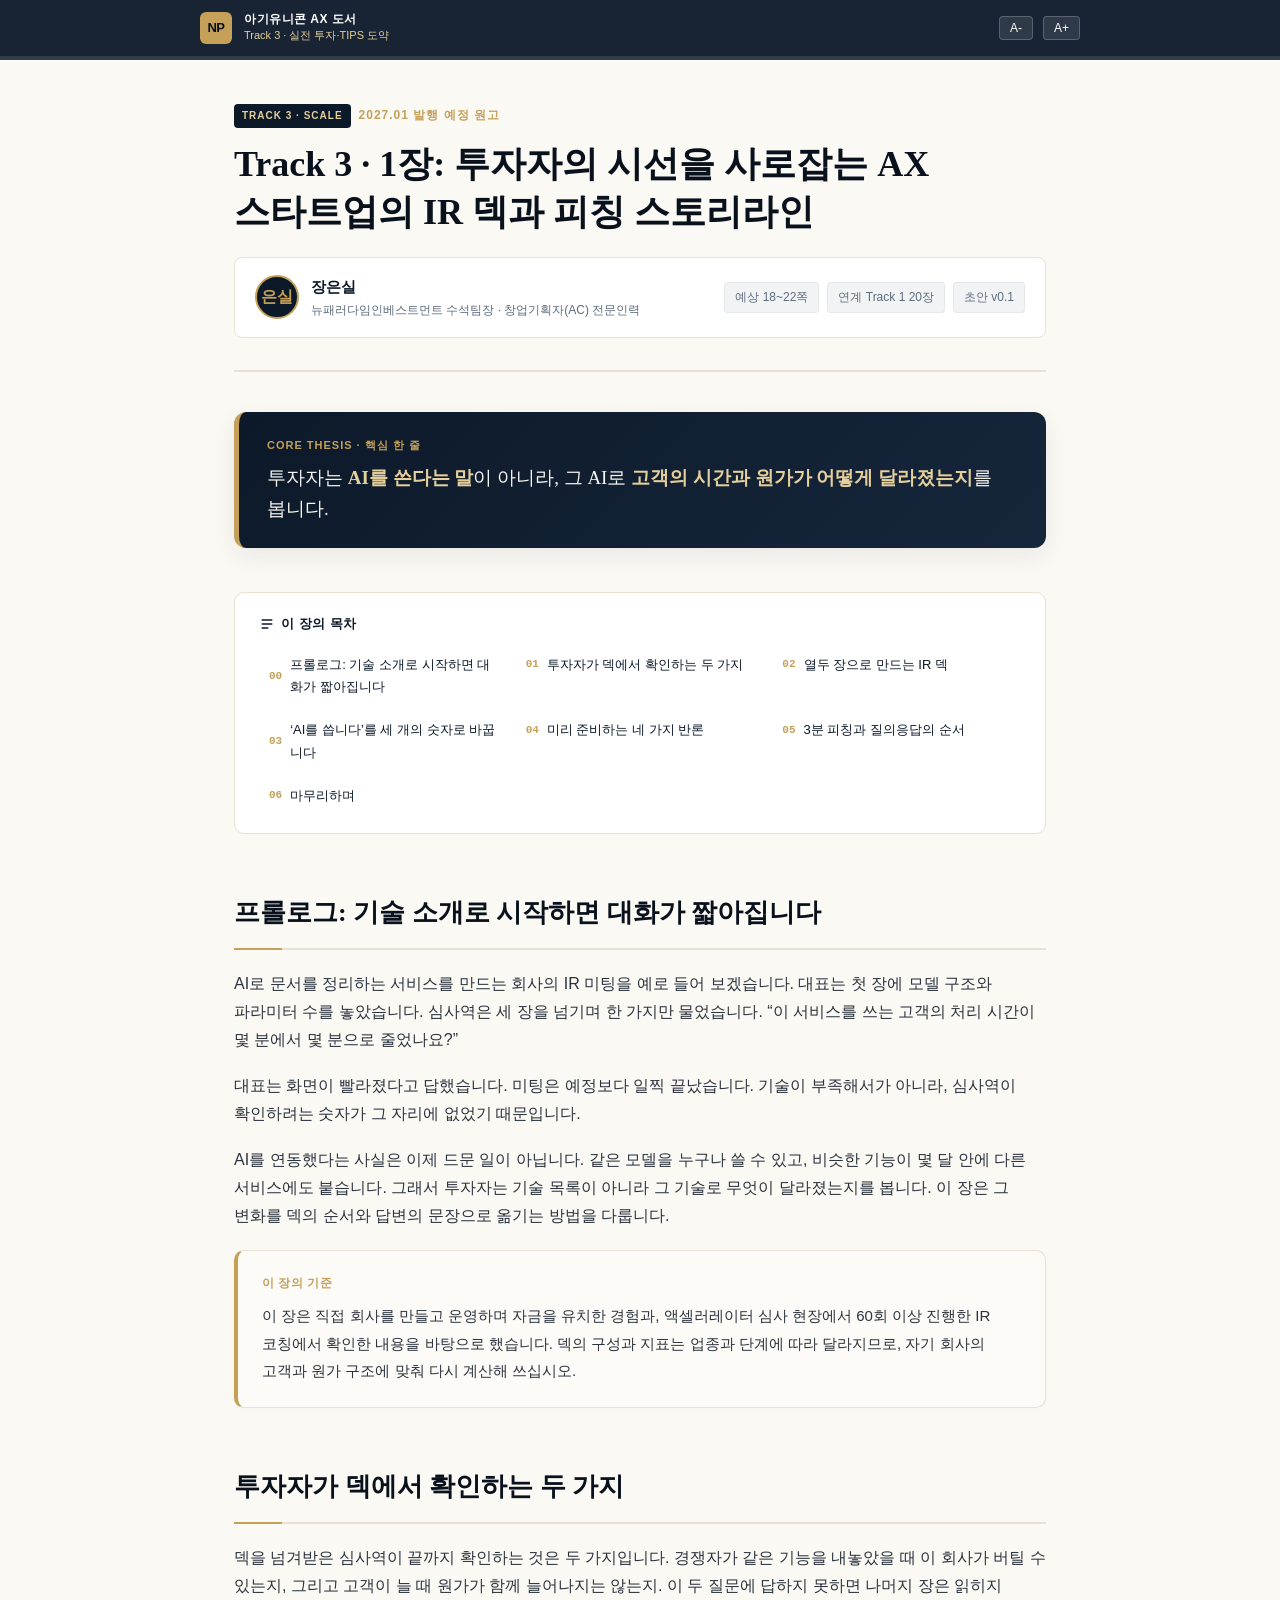
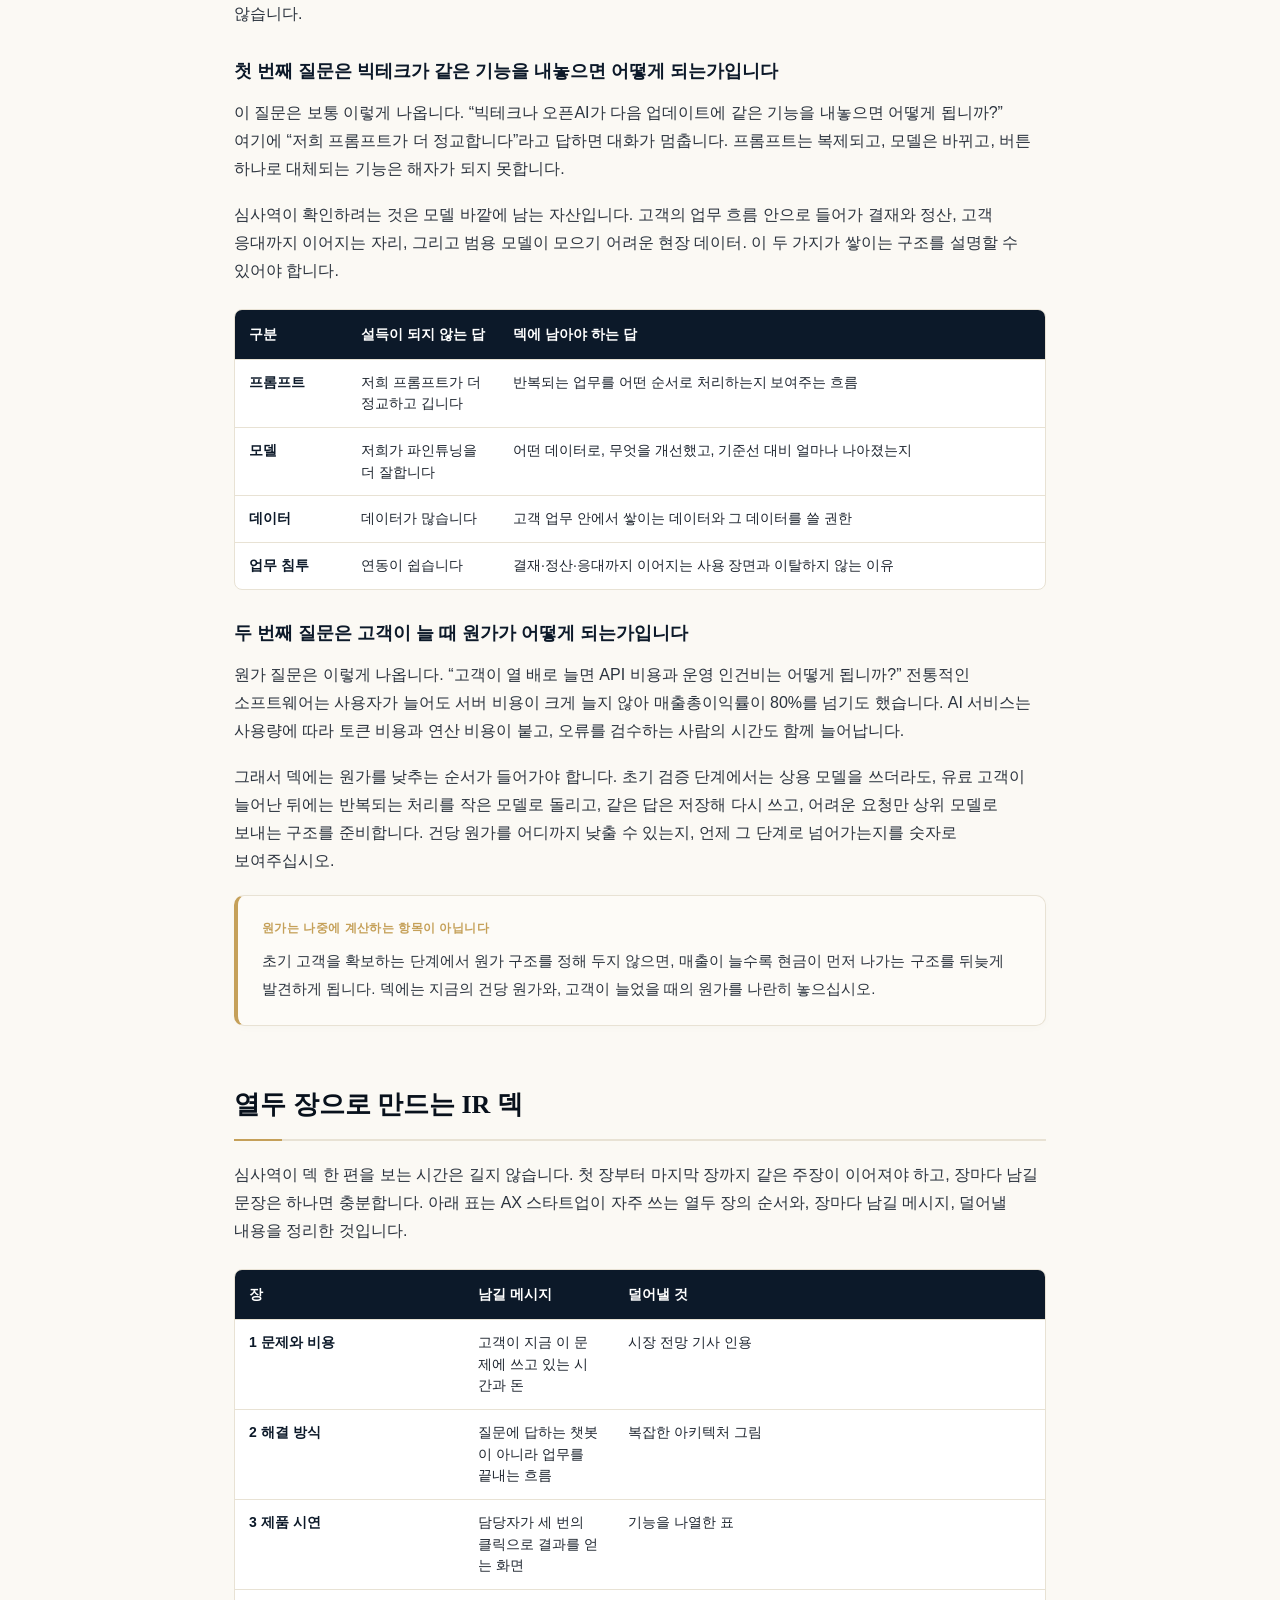
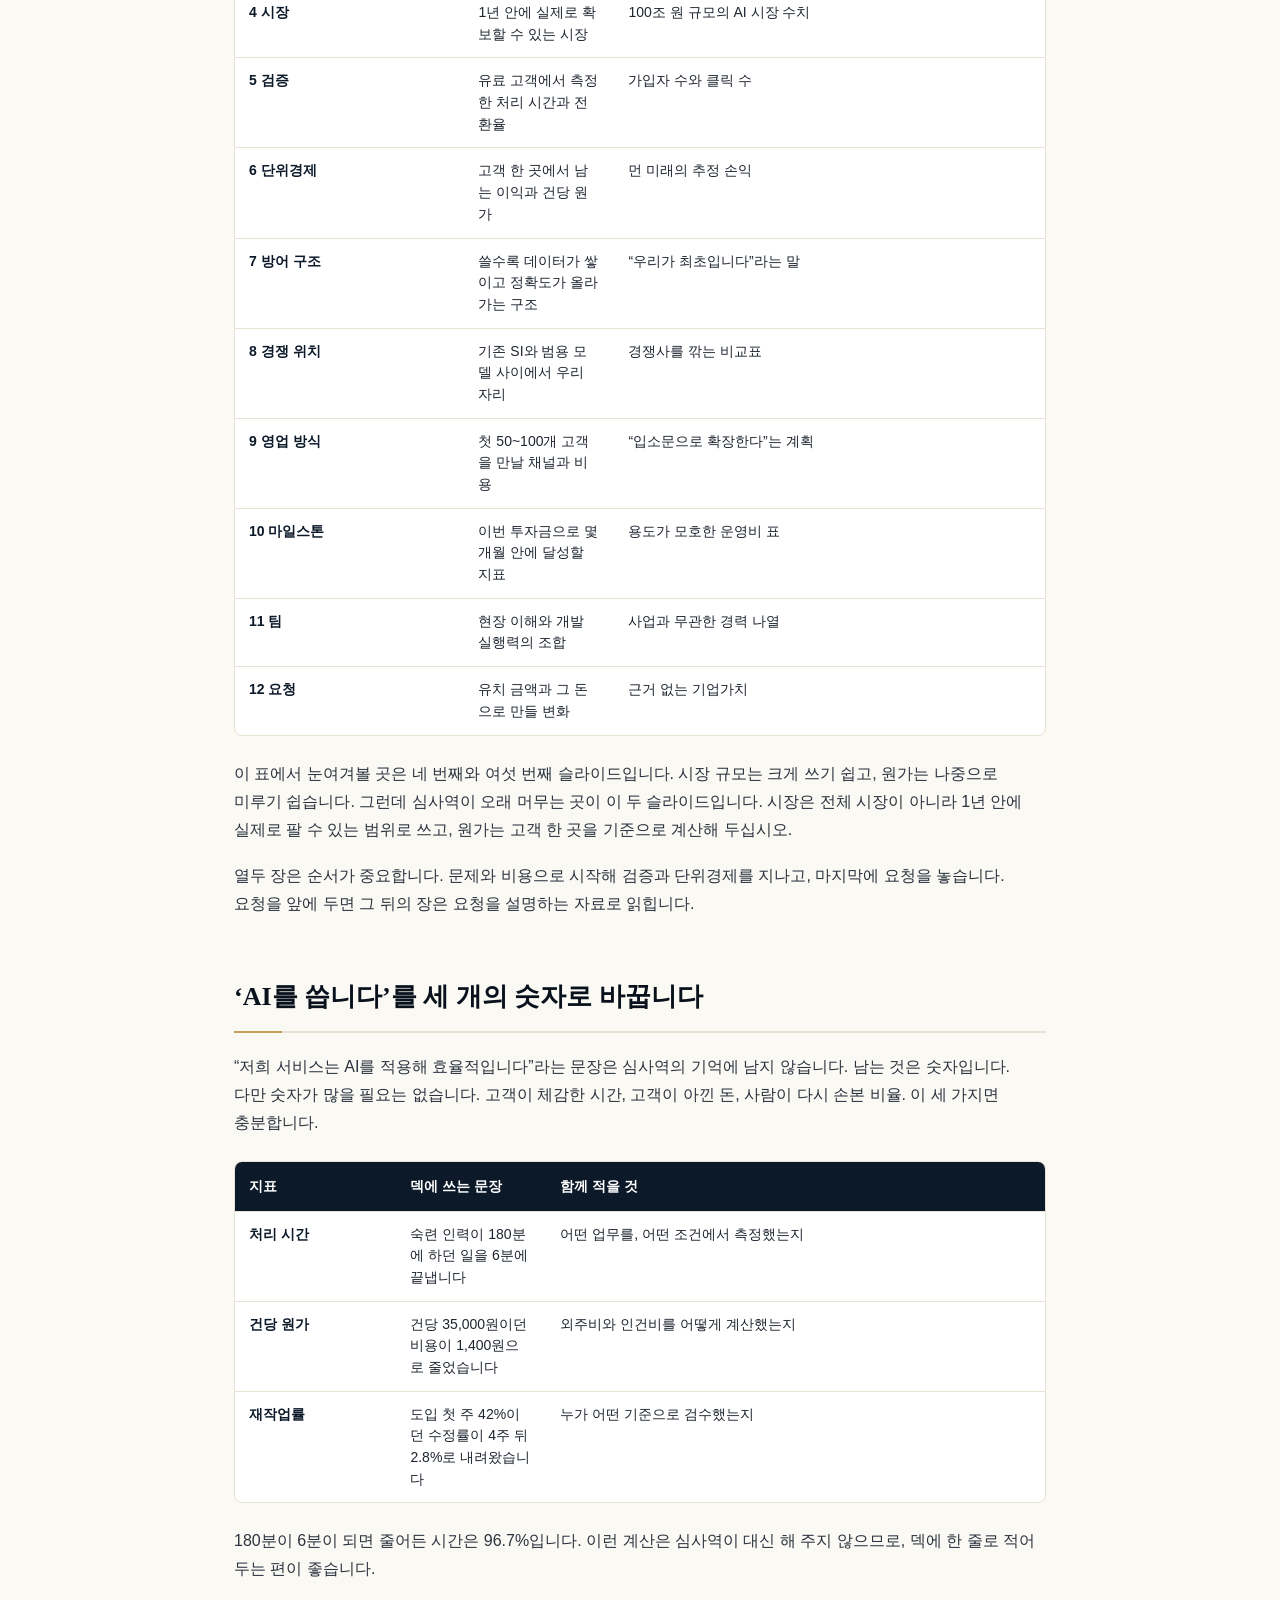
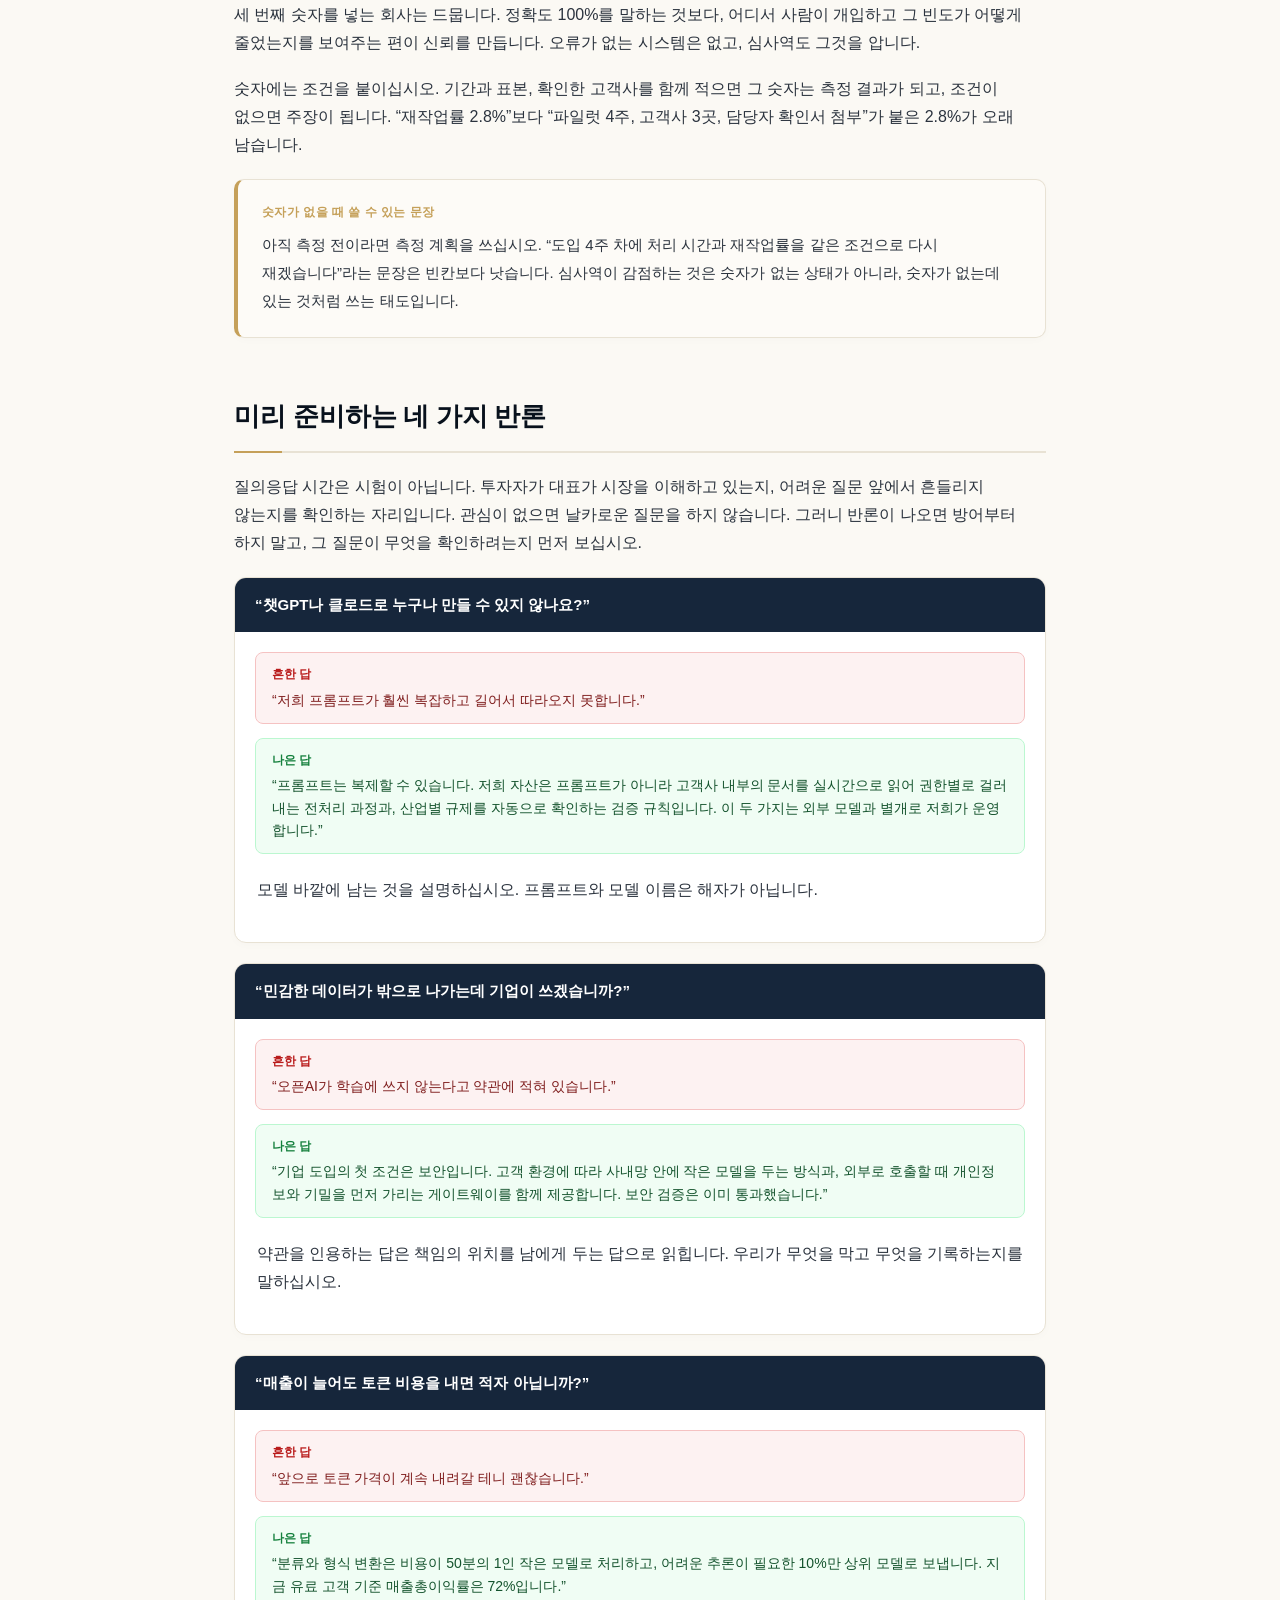
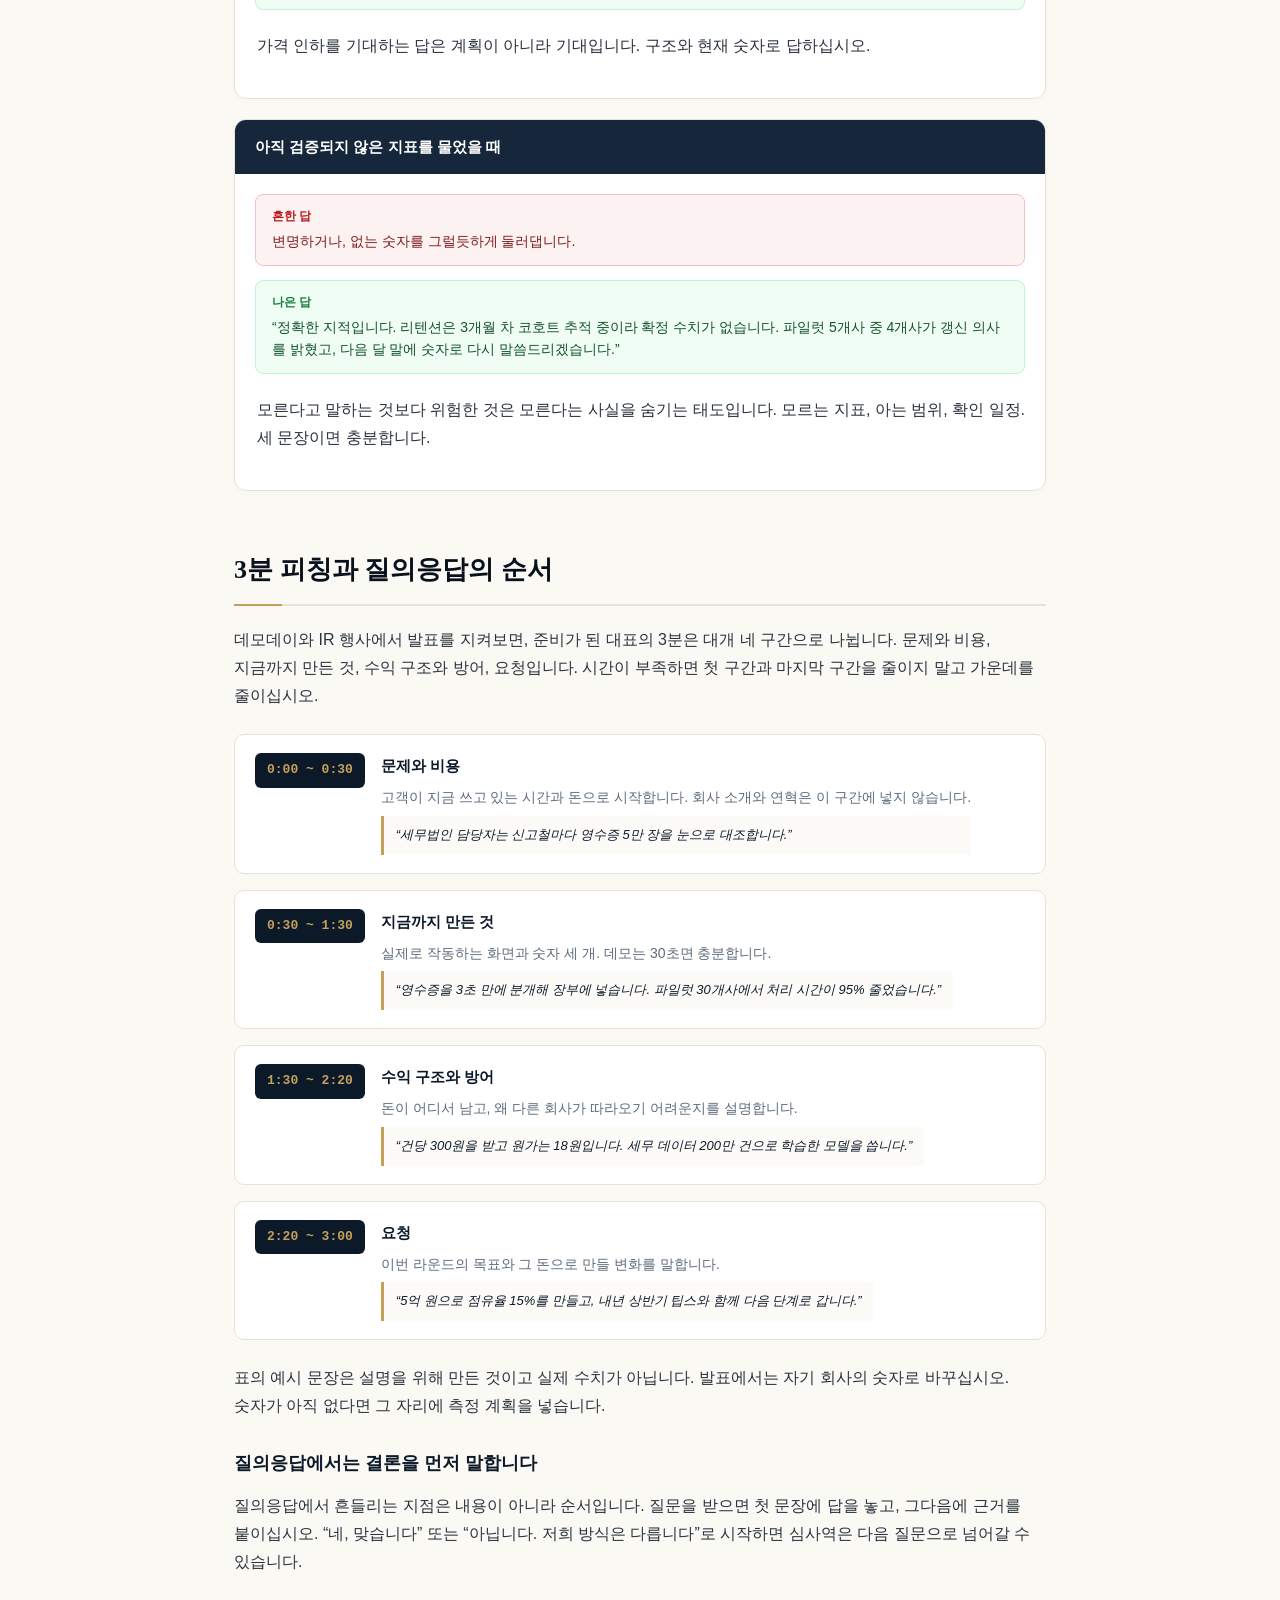
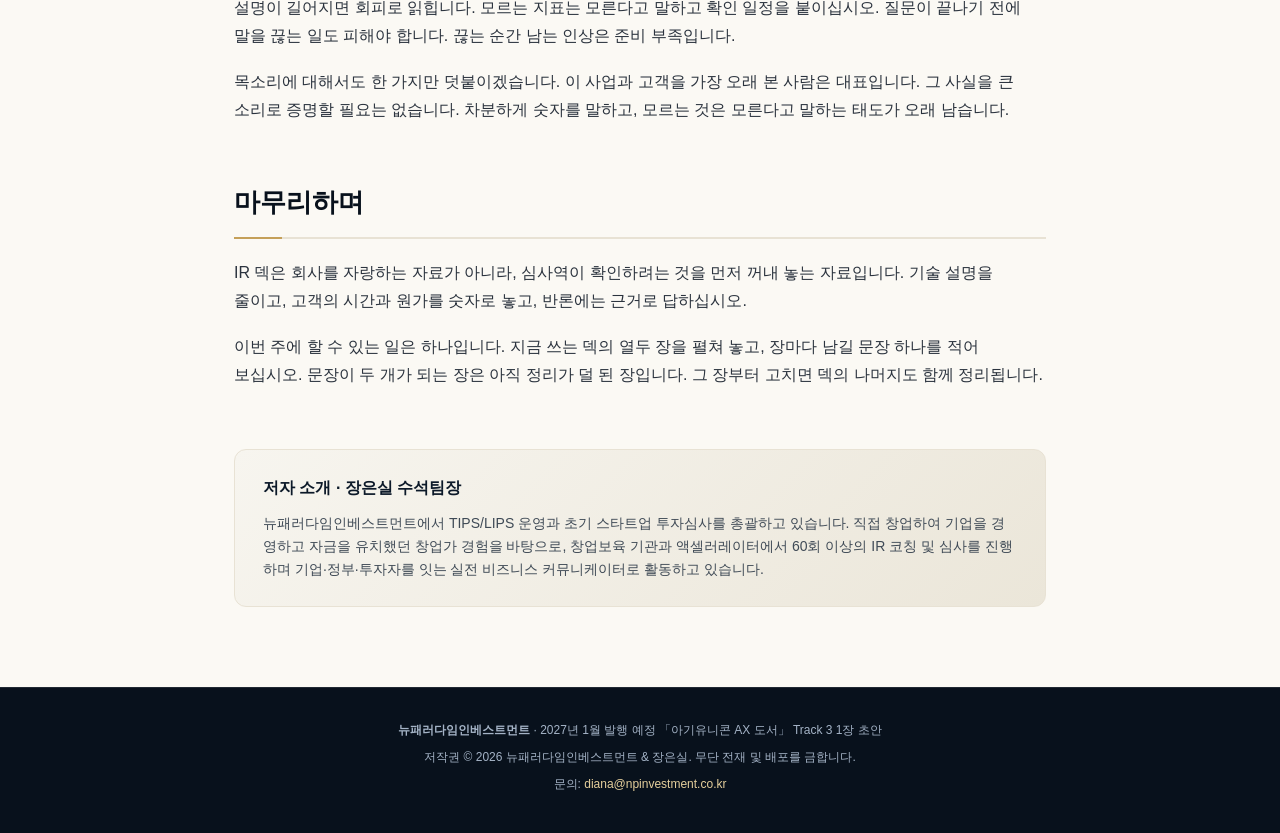
<file: track3-pitching.html>
<!doctype html>
<html lang="ko">
<head>
<meta charset="utf-8">
<meta name="viewport" content="width=device-width, initial-scale=1, viewport-fit=cover">
<meta name="theme-color" content="#0c1929">
<title>Track 3 · 1장: 투자자의 시선을 사로잡는 AX 스타트업의 IR 덱과 피칭 스토리라인 | 뉴패러다임인베스트먼트</title>
<meta name="description" content="뉴패러다임인베스트먼트 2027 아기유니콘 AX 도서 Track 3 1장. 장은실 수석팀장이 정리한 AX 스타트업의 열두 장 IR 덱 구성과 세 가지 실행 숫자, 미리 준비하는 네 가지 반론과 3분 피칭의 순서.">
<style>
/* ==========================================================================
   New Paradigm Investment · 2027 AX Book · Track 3 Chapter 1
   Editorial Reader Design System (Navy / Gold / Cream / Charcoal)
   ========================================================================== */
:root {
  --navy-dark: #08111c;
  --navy: #0c1929;
  --navy-light: #16263b;
  --gold: #c5a059;
  --gold-light: #e5cf9c;
  --gold-bg: rgba(197, 160, 89, 0.08);
  --gold-border: rgba(197, 160, 89, 0.28);
  --bg: #fbf9f4;
  --card-bg: #ffffff;
  --text: #1e252f;
  --text-muted: #5e6c7d;
  --text-light: #8795a5;
  --border: #e8e2d4;
  --danger-bg: #fdf2f2;
  --danger-border: #f5c2c2;
  --danger-text: #b91c1c;
  --success-bg: #f0fdf4;
  --success-border: #bbf7d0;
  --success-text: #15803d;
  --serif: "Noto Serif KR", "Batang", "Song Myung", serif;
  --sans: -apple-system, BlinkMacSystemFont, "Pretendard", "Apple SD Gothic Neo", "Malgun Gothic", sans-serif;
  --mono: ui-monospace, SFMono-Regular, Menlo, Monaco, Consolas, monospace;
}

* { box-sizing: border-box; margin: 0; padding: 0; }
html {
  font-size: 16px;
  background: var(--bg);
  color: var(--text);
  font-family: var(--sans);
  line-height: 1.75;
  -webkit-font-smoothing: antialiased;
  scroll-behavior: smooth;
}

body {
  min-height: 100vh;
  display: flex;
  flex-direction: column;
}

/* Header & Progress */
.header {
  position: sticky;
  top: 0;
  z-index: 100;
  background: rgba(12, 25, 41, 0.95);
  backdrop-filter: blur(12px);
  -webkit-backdrop-filter: blur(12px);
  color: #fff;
  border-bottom: 1px solid rgba(197, 160, 89, 0.2);
}
.header__inner {
  max-width: 920px;
  margin: 0 auto;
  padding: 12px 20px;
  display: flex;
  align-items: center;
  justify-content: space-between;
}
.brand {
  display: flex;
  align-items: center;
  gap: 12px;
  text-decoration: none;
  color: inherit;
}
.brand__logo {
  display: inline-flex;
  align-items: center;
  justify-content: center;
  width: 32px;
  height: 32px;
  background: var(--gold);
  color: var(--navy-dark);
  font-weight: 900;
  font-size: 13px;
  border-radius: 6px;
  letter-spacing: -0.5px;
}
.brand__meta {
  font-size: 12px;
  line-height: 1.3;
}
.brand__meta strong {
  display: block;
  font-weight: 700;
  color: #fff;
  letter-spacing: 0.5px;
}
.brand__meta span {
  color: var(--gold-light);
  font-size: 11px;
}
.header__actions {
  display: flex;
  align-items: center;
  gap: 10px;
}
.btn-font {
  background: rgba(255, 255, 255, 0.1);
  border: 1px solid rgba(255, 255, 255, 0.2);
  color: #fff;
  padding: 4px 10px;
  border-radius: 4px;
  font-size: 12px;
  cursor: pointer;
  transition: all 0.2s;
}
.btn-font:hover { background: rgba(255, 255, 255, 0.2); }
.progress-bar {
  height: 3px;
  background: rgba(255, 255, 255, 0.1);
  width: 100%;
}
.progress-fill {
  height: 100%;
  width: 0%;
  background: linear-gradient(90deg, var(--gold), #f3e4bc);
  transition: width 0.1s;
}

/* Article Shell */
.shell {
  max-width: 860px;
  margin: 0 auto;
  padding: 40px 24px 80px;
  flex: 1;
}

/* Hero Section */
.hero {
  margin-bottom: 40px;
  padding-bottom: 32px;
  border-bottom: 2px solid var(--border);
}
.hero__kicker {
  display: inline-flex;
  align-items: center;
  gap: 8px;
  font-size: 12px;
  font-weight: 700;
  letter-spacing: 1px;
  text-transform: uppercase;
  color: var(--gold);
  margin-bottom: 12px;
}
.kicker-pill {
  background: var(--navy);
  color: var(--gold-light);
  padding: 3px 8px;
  border-radius: 4px;
  font-size: 10px;
}
.hero__title {
  font-family: var(--serif);
  font-size: clamp(24px, 4vw, 36px);
  line-height: 1.35;
  color: var(--navy-dark);
  margin-bottom: 20px;
  word-break: keep-all;
}
.hero__author {
  display: flex;
  align-items: center;
  justify-content: space-between;
  flex-wrap: wrap;
  gap: 12px;
  padding: 16px 20px;
  background: var(--card-bg);
  border: 1px solid var(--border);
  border-radius: 8px;
}
.author-profile {
  display: flex;
  align-items: center;
  gap: 12px;
}
.author-avatar {
  width: 44px;
  height: 44px;
  border-radius: 50%;
  background: var(--navy);
  color: var(--gold);
  display: flex;
  align-items: center;
  justify-content: center;
  font-weight: 700;
  font-size: 16px;
  border: 2px solid var(--gold);
}
.author-info h4 {
  font-size: 15px;
  font-weight: 700;
  color: var(--navy);
}
.author-info p {
  font-size: 12px;
  color: var(--text-muted);
}
.chapter-meta {
  display: flex;
  gap: 8px;
  font-size: 12px;
  color: var(--text-muted);
}
.meta-chip {
  background: rgba(12, 25, 41, 0.05);
  padding: 4px 10px;
  border-radius: 4px;
  border: 1px solid rgba(0, 0, 0, 0.05);
}

/* Key Takeaway Callout */
.takeaway {
  background: linear-gradient(135deg, var(--navy) 0%, var(--navy-light) 100%);
  color: #fff;
  padding: 24px 28px;
  border-radius: 12px;
  margin: 32px 0 44px;
  border-left: 5px solid var(--gold);
  box-shadow: 0 8px 24px rgba(12, 25, 41, 0.08);
}
.takeaway__label {
  font-size: 11px;
  font-weight: 700;
  letter-spacing: 1px;
  color: var(--gold);
  text-transform: uppercase;
  margin-bottom: 8px;
}
.takeaway__quote {
  font-family: var(--serif);
  font-size: clamp(16px, 2.5vw, 19px);
  line-height: 1.6;
  color: #f7f5ef;
  word-break: keep-all;
}
.takeaway__quote strong {
  color: var(--gold-light);
}

/* Table of Contents Floating/Nav */
.toc-box {
  background: var(--card-bg);
  border: 1px solid var(--border);
  border-radius: 10px;
  padding: 20px 24px;
  margin-bottom: 44px;
}
.toc-box h3 {
  font-size: 13px;
  font-weight: 800;
  color: var(--navy);
  letter-spacing: 0.5px;
  margin-bottom: 12px;
  display: flex;
  align-items: center;
  gap: 6px;
}
.toc-list {
  list-style: none;
  display: grid;
  grid-template-columns: repeat(auto-fit, minmax(240px, 1fr));
  gap: 8px;
}
.toc-list a {
  display: flex;
  align-items: center;
  gap: 8px;
  font-size: 13px;
  color: var(--navy);
  text-decoration: none;
  padding: 6px 10px;
  border-radius: 6px;
  transition: all 0.2s;
}
.toc-list a:hover {
  background: var(--gold-bg);
  color: var(--gold);
}
.toc-num {
  font-family: var(--mono);
  font-size: 11px;
  font-weight: 700;
  color: var(--gold);
}

/* Content Elements */
.content h2 {
  font-family: var(--serif);
  font-size: clamp(20px, 3vw, 26px);
  color: var(--navy-dark);
  margin: 56px 0 20px;
  padding-bottom: 12px;
  border-bottom: 2px solid var(--border);
  position: relative;
  word-break: keep-all;
}
.content h2::after {
  content: "";
  position: absolute;
  bottom: -2px;
  left: 0;
  width: 48px;
  height: 2px;
  background: var(--gold);
}
.content h3 {
  font-size: 18px;
  color: var(--navy);
  margin: 28px 0 12px;
  font-weight: 700;
  word-break: keep-all;
}
.content p {
  font-size: 16px;
  margin-bottom: 18px;
  color: #2b333e;
  word-break: keep-all;
}
.content strong {
  color: var(--navy-dark);
  font-weight: 700;
}

/* Card Boxes */
.card-box {
  background: var(--card-bg);
  border: 1px solid var(--border);
  border-radius: 10px;
  padding: 22px 24px;
  margin: 20px 0;
  box-shadow: 0 2px 8px rgba(0, 0, 0, 0.02);
}
.card-box--gold {
  border-left: 4px solid var(--gold);
  background: #fdfbf7;
}

/* 12-Slide Table */
.table-wrap {
  overflow-x: auto;
  margin: 24px 0;
  border: 1px solid var(--border);
  border-radius: 8px;
  background: var(--card-bg);
}
table {
  width: 100%;
  border-collapse: collapse;
  font-size: 14px;
  text-align: left;
}
th {
  background: var(--navy);
  color: #fff;
  padding: 12px 14px;
  font-weight: 700;
  white-space: nowrap;
}
th:first-child { width: 50px; text-align: center; }
th:nth-child(2) { width: 150px; }
td {
  padding: 12px 14px;
  border-top: 1px solid var(--border);
  vertical-align: top;
  line-height: 1.55;
}
tr:hover td { background: rgba(197, 160, 89, 0.04); }
td:first-child {
  text-align: center;
  font-family: var(--mono);
  font-weight: 700;
  color: var(--navy);
}
td strong {
  color: var(--navy);
}
td.danger {
  color: var(--danger-text);
  font-size: 13px;
}

/* 3 Stat Cards */
.stat-grid {
  display: grid;
  grid-template-columns: repeat(auto-fit, minmax(240px, 1fr));
  gap: 16px;
  margin: 24px 0 32px;
}
.stat-card {
  background: var(--card-bg);
  border: 1px solid var(--border);
  border-radius: 10px;
  padding: 20px;
  position: relative;
  transition: transform 0.2s, box-shadow 0.2s;
}
.stat-card:hover {
  transform: translateY(-2px);
  box-shadow: 0 8px 20px rgba(12, 25, 41, 0.06);
}
.stat-card__badge {
  display: inline-block;
  font-size: 11px;
  font-weight: 800;
  color: var(--gold);
  background: var(--gold-bg);
  padding: 2px 8px;
  border-radius: 4px;
  margin-bottom: 8px;
}
.stat-card__title {
  font-size: 16px;
  font-weight: 700;
  color: var(--navy);
  margin-bottom: 10px;
}
.stat-card__num {
  font-family: var(--mono);
  font-size: 28px;
  font-weight: 900;
  color: var(--navy-dark);
  line-height: 1.1;
  margin-bottom: 10px;
}
.stat-card__desc {
  font-size: 13px;
  color: var(--text-muted);
  line-height: 1.5;
}

/* Counterargument Cards */
.qa-card {
  background: var(--card-bg);
  border: 1px solid var(--border);
  border-radius: 12px;
  margin: 20px 0;
  overflow: hidden;
  box-shadow: 0 2px 10px rgba(0, 0, 0, 0.02);
}
.qa-card__head {
  background: var(--navy-light);
  color: #fff;
  padding: 14px 20px;
  font-weight: 700;
  font-size: 15px;
  display: flex;
  align-items: center;
  gap: 8px;
}
.qa-card__body {
  padding: 20px;
  display: flex;
  flex-direction: column;
  gap: 14px;
}
.qa-resp {
  padding: 12px 16px;
  border-radius: 8px;
  font-size: 14px;
  line-height: 1.6;
}
.qa-resp--bad {
  background: var(--danger-bg);
  border: 1px solid var(--danger-border);
  color: #7f1d1d;
}
.qa-resp--bad strong {
  color: var(--danger-text);
  display: block;
  font-size: 12px;
  margin-bottom: 4px;
}
.qa-resp--good {
  background: var(--success-bg);
  border: 1px solid var(--success-border);
  color: #14532d;
}
.qa-resp--good strong {
  color: var(--success-text);
  display: block;
  font-size: 12px;
  margin-bottom: 4px;
}

/* 3-Minute Timeline */
.timeline {
  display: flex;
  flex-direction: column;
  gap: 16px;
  margin: 24px 0;
}
.time-step {
  display: flex;
  gap: 16px;
  background: var(--card-bg);
  border: 1px solid var(--border);
  border-radius: 10px;
  padding: 18px 20px;
}
.time-badge {
  flex-shrink: 0;
  font-family: var(--mono);
  font-size: 13px;
  font-weight: 800;
  color: var(--gold);
  background: var(--navy);
  padding: 6px 12px;
  border-radius: 6px;
  height: fit-content;
}
.time-content h4 {
  font-size: 15px;
  font-weight: 700;
  color: var(--navy);
  margin-bottom: 6px;
}
.time-content p {
  font-size: 14px;
  color: var(--text-muted);
  margin-bottom: 6px;
}
.time-content .example {
  background: #fdfbf7;
  border-left: 3px solid var(--gold);
  padding: 8px 12px;
  font-size: 13px;
  color: var(--navy);
  font-style: italic;
  margin-top: 6px;
}

/* Foot & Author Bio */
.author-bio {
  background: linear-gradient(135deg, #f7f5ef 0%, #ebe6d9 100%);
  border: 1px solid var(--border);
  border-radius: 12px;
  padding: 24px 28px;
  margin-top: 60px;
}
.author-bio h3 {
  font-size: 16px;
  font-weight: 700;
  color: var(--navy);
  margin-bottom: 10px;
}
.author-bio p {
  font-size: 14px;
  color: #3f4a56;
  line-height: 1.65;
}

.footer {
  background: var(--navy-dark);
  color: #a4b3c6;
  padding: 32px 20px;
  text-align: center;
  font-size: 12px;
  margin-top: auto;
  border-top: 1px solid rgba(255, 255, 255, 0.1);
}
.footer p { margin-bottom: 6px; }
.footer a { color: var(--gold-light); text-decoration: none; }

/* Responsive adjustments */
@media (max-width: 640px) {
  .shell { padding: 24px 16px 60px; }
  .time-step { flex-direction: column; gap: 8px; }
  .stat-grid { grid-template-columns: 1fr; }
  th, td { font-size: 13px; padding: 10px 8px; }
}
/* shared blocks · Track 3 톤 통일본 */
.table-wrap.tx-table th:first-child, .table-wrap.tx-table td:first-child { width: auto; text-align: left; font-family: inherit; white-space: nowrap; }
.table-wrap.tx-table table { min-width: 560px; }
.qa-note { font-size: 13px; color: var(--text-muted); margin: 8px 0 0; padding-left: 2px; }
.pair-card { background: var(--card-bg); border: 1px solid var(--border); border-radius: 12px; padding: 20px 22px; margin: 30px 0 0; }
.pair-card h3 { font-size: 16px; color: var(--navy); margin: 6px 0 4px; }
.pair-card__head { margin-bottom: 2px; }
.pair-card__sub { font-size: 13px; color: var(--text-muted); margin-bottom: 12px; }
.pair-card__links { display: grid; gap: 8px; }
.pair-link { display: flex; gap: 12px; align-items: flex-start; padding: 10px 12px; border: 1px solid var(--border); border-radius: 8px; text-decoration: none; color: var(--navy); }
.pair-link__no { font-family: var(--mono); font-size: 12px; font-weight: 700; color: var(--gold); }
.pair-link__title { display: block; font-size: 14px; font-weight: 600; }
.pair-link__track { display: block; font-size: 11px; color: var(--text-light); margin-top: 2px; }
.chip { display: inline-block; font-size: 11px; font-weight: 800; letter-spacing: .04em; padding: 3px 8px; border-radius: 4px; }
.chip--gold { color: var(--gold); background: var(--gold-bg); }
</style>
</head>
<body>

<header class="header">
  <div class="header__inner">
    <a class="brand" href="#top">
      <span class="brand__logo">NP</span>
      <div class="brand__meta">
        <strong>아기유니콘 AX 도서</strong>
        <span>Track 3 · 실전 투자·TIPS 도약</span>
      </div>
    </a>
    <div class="header__actions">
      <button class="btn-font" onclick="adjustFont(-1)" title="글자 작게">A-</button>
      <button class="btn-font" onclick="adjustFont(1)" title="글자 크게">A+</button>
    </div>
  </div>
  <div class="progress-bar"><div class="progress-fill" id="progressFill"></div></div>
</header>

<main class="shell" id="top">

  <!-- Hero Section -->
  <section class="hero">
    <div class="hero__kicker">
      <span class="kicker-pill">Track 3 · SCALE</span>
      <span>2027.01 발행 예정 원고</span>
    </div>
    <h1 class="hero__title">Track 3 · 1장: 투자자의 시선을 사로잡는 AX 스타트업의 IR 덱과 피칭 스토리라인</h1>
    <div class="hero__author">
      <div class="author-profile">
        <div class="author-avatar">은실</div>
        <div class="author-info">
          <h4>장은실</h4>
          <p>뉴패러다임인베스트먼트 수석팀장 · 창업기획자(AC) 전문인력</p>
        </div>
      </div>
      <div class="chapter-meta">
        <span class="meta-chip">예상 18~22쪽</span>
        <span class="meta-chip">연계 Track 1 20장</span>
        <span class="meta-chip">초안 v0.1</span>
      </div>
    </div>
  </section>

  <!-- Key Takeaway -->
  <aside class="takeaway">
    <div class="takeaway__label">Core Thesis · 핵심 한 줄</div>
    <div class="takeaway__quote">
      투자자는 <strong>AI를 쓴다는 말</strong>이 아니라, 그 AI로 <strong>고객의 시간과 원가가 어떻게 달라졌는지</strong>를 봅니다.
    </div>
  </aside>

  <!-- Table of Contents -->
  <nav class="toc-box" aria-label="목차">
    <h3>
      <svg width="16" height="16" viewBox="0 0 24 24" fill="none" stroke="currentColor" stroke-width="2"><path d="M4 6h16M4 12h16M4 18h10"/></svg>
      이 장의 목차
    </h3>
    <ul class="toc-list">
      <li><a href="#prologue"><span class="toc-num">00</span> 프롤로그: 기술 소개로 시작하면 대화가 짧아집니다</a></li>
      <li><a href="#sec-01"><span class="toc-num">01</span> 투자자가 덱에서 확인하는 두 가지</a></li>
      <li><a href="#sec-02"><span class="toc-num">02</span> 열두 장으로 만드는 IR 덱</a></li>
      <li><a href="#sec-03"><span class="toc-num">03</span> ‘AI를 씁니다’를 세 개의 숫자로 바꿉니다</a></li>
      <li><a href="#sec-04"><span class="toc-num">04</span> 미리 준비하는 네 가지 반론</a></li>
      <li><a href="#sec-05"><span class="toc-num">05</span> 3분 피칭과 질의응답의 순서</a></li>
      <li><a href="#sec-06"><span class="toc-num">06</span> 마무리하며</a></li>
    </ul>
  </nav>

  <!-- Content -->
  <article class="content">
    <section id="prologue"><h2>프롤로그: 기술 소개로 시작하면 대화가 짧아집니다</h2>
    <p>AI로 문서를 정리하는 서비스를 만드는 회사의 IR 미팅을 예로 들어 보겠습니다. 대표는 첫 장에 모델 구조와 파라미터 수를 놓았습니다. 심사역은 세 장을 넘기며 한 가지만 물었습니다. “이 서비스를 쓰는 고객의 처리 시간이 몇 분에서 몇 분으로 줄었나요?”</p>
    <p>대표는 화면이 빨라졌다고 답했습니다. 미팅은 예정보다 일찍 끝났습니다. 기술이 부족해서가 아니라, 심사역이 확인하려는 숫자가 그 자리에 없었기 때문입니다.</p>
    <p>AI를 연동했다는 사실은 이제 드문 일이 아닙니다. 같은 모델을 누구나 쓸 수 있고, 비슷한 기능이 몇 달 안에 다른 서비스에도 붙습니다. 그래서 투자자는 기술 목록이 아니라 그 기술로 무엇이 달라졌는지를 봅니다. 이 장은 그 변화를 덱의 순서와 답변의 문장으로 옮기는 방법을 다룹니다.</p>
    <div class="card-box card-box--gold"><p style="margin:0 0 8px; font-size:12px; font-weight:700; letter-spacing:0.04em; color:var(--gold);">이 장의 기준</p><p style="margin:0; font-size:15px; line-height:1.85;">이 장은 직접 회사를 만들고 운영하며 자금을 유치한 경험과, 액셀러레이터 심사 현장에서 60회 이상 진행한 IR 코칭에서 확인한 내용을 바탕으로 했습니다. 덱의 구성과 지표는 업종과 단계에 따라 달라지므로, 자기 회사의 고객과 원가 구조에 맞춰 다시 계산해 쓰십시오.</p></div>
    </section>
    <section id="sec-01"><h2>투자자가 덱에서 확인하는 두 가지</h2>
    <p>덱을 넘겨받은 심사역이 끝까지 확인하는 것은 두 가지입니다. 경쟁자가 같은 기능을 내놓았을 때 이 회사가 버틸 수 있는지, 그리고 고객이 늘 때 원가가 함께 늘어나지는 않는지. 이 두 질문에 답하지 못하면 나머지 장은 읽히지 않습니다.</p>
    <h3>첫 번째 질문은 빅테크가 같은 기능을 내놓으면 어떻게 되는가입니다</h3>
    <p>이 질문은 보통 이렇게 나옵니다. “빅테크나 오픈AI가 다음 업데이트에 같은 기능을 내놓으면 어떻게 됩니까?” 여기에 “저희 프롬프트가 더 정교합니다”라고 답하면 대화가 멈춥니다. 프롬프트는 복제되고, 모델은 바뀌고, 버튼 하나로 대체되는 기능은 해자가 되지 못합니다.</p>
    <p>심사역이 확인하려는 것은 모델 바깥에 남는 자산입니다. 고객의 업무 흐름 안으로 들어가 결재와 정산, 고객 응대까지 이어지는 자리, 그리고 범용 모델이 모으기 어려운 현장 데이터. 이 두 가지가 쌓이는 구조를 설명할 수 있어야 합니다.</p>
    <div class="table-wrap tx-table"><table><thead><tr><th>구분</th><th>설득이 되지 않는 답</th><th>덱에 남아야 하는 답</th></tr></thead><tbody><tr><td>프롬프트</td><td>저희 프롬프트가 더 정교하고 깁니다</td><td>반복되는 업무를 어떤 순서로 처리하는지 보여주는 흐름</td></tr><tr><td>모델</td><td>저희가 파인튜닝을 더 잘합니다</td><td>어떤 데이터로, 무엇을 개선했고, 기준선 대비 얼마나 나아졌는지</td></tr><tr><td>데이터</td><td>데이터가 많습니다</td><td>고객 업무 안에서 쌓이는 데이터와 그 데이터를 쓸 권한</td></tr><tr><td>업무 침투</td><td>연동이 쉽습니다</td><td>결재·정산·응대까지 이어지는 사용 장면과 이탈하지 않는 이유</td></tr></tbody></table></div>
    <h3>두 번째 질문은 고객이 늘 때 원가가 어떻게 되는가입니다</h3>
    <p>원가 질문은 이렇게 나옵니다. “고객이 열 배로 늘면 API 비용과 운영 인건비는 어떻게 됩니까?” 전통적인 소프트웨어는 사용자가 늘어도 서버 비용이 크게 늘지 않아 매출총이익률이 80%를 넘기도 했습니다. AI 서비스는 사용량에 따라 토큰 비용과 연산 비용이 붙고, 오류를 검수하는 사람의 시간도 함께 늘어납니다.</p>
    <p>그래서 덱에는 원가를 낮추는 순서가 들어가야 합니다. 초기 검증 단계에서는 상용 모델을 쓰더라도, 유료 고객이 늘어난 뒤에는 반복되는 처리를 작은 모델로 돌리고, 같은 답은 저장해 다시 쓰고, 어려운 요청만 상위 모델로 보내는 구조를 준비합니다. 건당 원가를 어디까지 낮출 수 있는지, 언제 그 단계로 넘어가는지를 숫자로 보여주십시오.</p>
    <div class="card-box card-box--gold"><p style="margin:0 0 8px; font-size:12px; font-weight:700; letter-spacing:0.04em; color:var(--gold);">원가는 나중에 계산하는 항목이 아닙니다</p><p style="margin:0; font-size:15px; line-height:1.85;">초기 고객을 확보하는 단계에서 원가 구조를 정해 두지 않으면, 매출이 늘수록 현금이 먼저 나가는 구조를 뒤늦게 발견하게 됩니다. 덱에는 지금의 건당 원가와, 고객이 늘었을 때의 원가를 나란히 놓으십시오.</p></div>
    </section>
    <section id="sec-02"><h2>열두 장으로 만드는 IR 덱</h2>
    <p>심사역이 덱 한 편을 보는 시간은 길지 않습니다. 첫 장부터 마지막 장까지 같은 주장이 이어져야 하고, 장마다 남길 문장은 하나면 충분합니다. 아래 표는 AX 스타트업이 자주 쓰는 열두 장의 순서와, 장마다 남길 메시지, 덜어낼 내용을 정리한 것입니다.</p>
    <div class="table-wrap tx-table"><table><thead><tr><th>장</th><th>남길 메시지</th><th>덜어낼 것</th></tr></thead><tbody><tr><td>1 문제와 비용</td><td>고객이 지금 이 문제에 쓰고 있는 시간과 돈</td><td>시장 전망 기사 인용</td></tr><tr><td>2 해결 방식</td><td>질문에 답하는 챗봇이 아니라 업무를 끝내는 흐름</td><td>복잡한 아키텍처 그림</td></tr><tr><td>3 제품 시연</td><td>담당자가 세 번의 클릭으로 결과를 얻는 화면</td><td>기능을 나열한 표</td></tr><tr><td>4 시장</td><td>1년 안에 실제로 확보할 수 있는 시장</td><td>100조 원 규모의 AI 시장 수치</td></tr><tr><td>5 검증</td><td>유료 고객에서 측정한 처리 시간과 전환율</td><td>가입자 수와 클릭 수</td></tr><tr><td>6 단위경제</td><td>고객 한 곳에서 남는 이익과 건당 원가</td><td>먼 미래의 추정 손익</td></tr><tr><td>7 방어 구조</td><td>쓸수록 데이터가 쌓이고 정확도가 올라가는 구조</td><td>“우리가 최초입니다”라는 말</td></tr><tr><td>8 경쟁 위치</td><td>기존 SI와 범용 모델 사이에서 우리 자리</td><td>경쟁사를 깎는 비교표</td></tr><tr><td>9 영업 방식</td><td>첫 50~100개 고객을 만날 채널과 비용</td><td>“입소문으로 확장한다”는 계획</td></tr><tr><td>10 마일스톤</td><td>이번 투자금으로 몇 개월 안에 달성할 지표</td><td>용도가 모호한 운영비 표</td></tr><tr><td>11 팀</td><td>현장 이해와 개발 실행력의 조합</td><td>사업과 무관한 경력 나열</td></tr><tr><td>12 요청</td><td>유치 금액과 그 돈으로 만들 변화</td><td>근거 없는 기업가치</td></tr></tbody></table></div>
    <p>이 표에서 눈여겨볼 곳은 네 번째와 여섯 번째 슬라이드입니다. 시장 규모는 크게 쓰기 쉽고, 원가는 나중으로 미루기 쉽습니다. 그런데 심사역이 오래 머무는 곳이 이 두 슬라이드입니다. 시장은 전체 시장이 아니라 1년 안에 실제로 팔 수 있는 범위로 쓰고, 원가는 고객 한 곳을 기준으로 계산해 두십시오.</p>
    <p>열두 장은 순서가 중요합니다. 문제와 비용으로 시작해 검증과 단위경제를 지나고, 마지막에 요청을 놓습니다. 요청을 앞에 두면 그 뒤의 장은 요청을 설명하는 자료로 읽힙니다.</p>
    </section>
    <section id="sec-03"><h2>‘AI를 씁니다’를 세 개의 숫자로 바꿉니다</h2>
    <p>“저희 서비스는 AI를 적용해 효율적입니다”라는 문장은 심사역의 기억에 남지 않습니다. 남는 것은 숫자입니다. 다만 숫자가 많을 필요는 없습니다. 고객이 체감한 시간, 고객이 아낀 돈, 사람이 다시 손본 비율. 이 세 가지면 충분합니다.</p>
    <div class="table-wrap tx-table"><table><thead><tr><th>지표</th><th>덱에 쓰는 문장</th><th>함께 적을 것</th></tr></thead><tbody><tr><td>처리 시간</td><td>숙련 인력이 180분에 하던 일을 6분에 끝냅니다</td><td>어떤 업무를, 어떤 조건에서 측정했는지</td></tr><tr><td>건당 원가</td><td>건당 35,000원이던 비용이 1,400원으로 줄었습니다</td><td>외주비와 인건비를 어떻게 계산했는지</td></tr><tr><td>재작업률</td><td>도입 첫 주 42%이던 수정률이 4주 뒤 2.8%로 내려왔습니다</td><td>누가 어떤 기준으로 검수했는지</td></tr></tbody></table></div>
    <p>180분이 6분이 되면 줄어든 시간은 96.7%입니다. 이런 계산은 심사역이 대신 해 주지 않으므로, 덱에 한 줄로 적어 두는 편이 좋습니다.</p>
    <p>세 번째 숫자를 넣는 회사는 드뭅니다. 정확도 100%를 말하는 것보다, 어디서 사람이 개입하고 그 빈도가 어떻게 줄었는지를 보여주는 편이 신뢰를 만듭니다. 오류가 없는 시스템은 없고, 심사역도 그것을 압니다.</p>
    <p>숫자에는 조건을 붙이십시오. 기간과 표본, 확인한 고객사를 함께 적으면 그 숫자는 측정 결과가 되고, 조건이 없으면 주장이 됩니다. “재작업률 2.8%”보다 “파일럿 4주, 고객사 3곳, 담당자 확인서 첨부”가 붙은 2.8%가 오래 남습니다.</p>
    <div class="card-box card-box--gold"><p style="margin:0 0 8px; font-size:12px; font-weight:700; letter-spacing:0.04em; color:var(--gold);">숫자가 없을 때 쓸 수 있는 문장</p><p style="margin:0; font-size:15px; line-height:1.85;">아직 측정 전이라면 측정 계획을 쓰십시오. “도입 4주 차에 처리 시간과 재작업률을 같은 조건으로 다시 재겠습니다”라는 문장은 빈칸보다 낫습니다. 심사역이 감점하는 것은 숫자가 없는 상태가 아니라, 숫자가 없는데 있는 것처럼 쓰는 태도입니다.</p></div>
    </section>
    <section id="sec-04"><h2>미리 준비하는 네 가지 반론</h2>
    <p>질의응답 시간은 시험이 아닙니다. 투자자가 대표가 시장을 이해하고 있는지, 어려운 질문 앞에서 흔들리지 않는지를 확인하는 자리입니다. 관심이 없으면 날카로운 질문을 하지 않습니다. 그러니 반론이 나오면 방어부터 하지 말고, 그 질문이 무엇을 확인하려는지 먼저 보십시오.</p>
    <div class="qa-card"><div class="qa-card__head">“챗GPT나 클로드로 누구나 만들 수 있지 않나요?”</div><div class="qa-card__body"><div class="qa-resp qa-resp--bad"><strong>흔한 답</strong>“저희 프롬프트가 훨씬 복잡하고 길어서 따라오지 못합니다.”</div><div class="qa-resp qa-resp--good"><strong>나은 답</strong>“프롬프트는 복제할 수 있습니다. 저희 자산은 프롬프트가 아니라 고객사 내부의 문서를 실시간으로 읽어 권한별로 걸러내는 전처리 과정과, 산업별 규제를 자동으로 확인하는 검증 규칙입니다. 이 두 가지는 외부 모델과 별개로 저희가 운영합니다.”</div><p class="qa-note">모델 바깥에 남는 것을 설명하십시오. 프롬프트와 모델 이름은 해자가 아닙니다.</p></div></div>
    <div class="qa-card"><div class="qa-card__head">“민감한 데이터가 밖으로 나가는데 기업이 쓰겠습니까?”</div><div class="qa-card__body"><div class="qa-resp qa-resp--bad"><strong>흔한 답</strong>“오픈AI가 학습에 쓰지 않는다고 약관에 적혀 있습니다.”</div><div class="qa-resp qa-resp--good"><strong>나은 답</strong>“기업 도입의 첫 조건은 보안입니다. 고객 환경에 따라 사내망 안에 작은 모델을 두는 방식과, 외부로 호출할 때 개인정보와 기밀을 먼저 가리는 게이트웨이를 함께 제공합니다. 보안 검증은 이미 통과했습니다.”</div><p class="qa-note">약관을 인용하는 답은 책임의 위치를 남에게 두는 답으로 읽힙니다. 우리가 무엇을 막고 무엇을 기록하는지를 말하십시오.</p></div></div>
    <div class="qa-card"><div class="qa-card__head">“매출이 늘어도 토큰 비용을 내면 적자 아닙니까?”</div><div class="qa-card__body"><div class="qa-resp qa-resp--bad"><strong>흔한 답</strong>“앞으로 토큰 가격이 계속 내려갈 테니 괜찮습니다.”</div><div class="qa-resp qa-resp--good"><strong>나은 답</strong>“분류와 형식 변환은 비용이 50분의 1인 작은 모델로 처리하고, 어려운 추론이 필요한 10%만 상위 모델로 보냅니다. 지금 유료 고객 기준 매출총이익률은 72%입니다.”</div><p class="qa-note">가격 인하를 기대하는 답은 계획이 아니라 기대입니다. 구조와 현재 숫자로 답하십시오.</p></div></div>
    <div class="qa-card"><div class="qa-card__head">아직 검증되지 않은 지표를 물었을 때</div><div class="qa-card__body"><div class="qa-resp qa-resp--bad"><strong>흔한 답</strong>변명하거나, 없는 숫자를 그럴듯하게 둘러댑니다.</div><div class="qa-resp qa-resp--good"><strong>나은 답</strong>“정확한 지적입니다. 리텐션은 3개월 차 코호트 추적 중이라 확정 수치가 없습니다. 파일럿 5개사 중 4개사가 갱신 의사를 밝혔고, 다음 달 말에 숫자로 다시 말씀드리겠습니다.”</div><p class="qa-note">모른다고 말하는 것보다 위험한 것은 모른다는 사실을 숨기는 태도입니다. 모르는 지표, 아는 범위, 확인 일정. 세 문장이면 충분합니다.</p></div></div>
    </section>
    <section id="sec-05"><h2>3분 피칭과 질의응답의 순서</h2>
    <p>데모데이와 IR 행사에서 발표를 지켜보면, 준비가 된 대표의 3분은 대개 네 구간으로 나뉩니다. 문제와 비용, 지금까지 만든 것, 수익 구조와 방어, 요청입니다. 시간이 부족하면 첫 구간과 마지막 구간을 줄이지 말고 가운데를 줄이십시오.</p>
    <div class="timeline"><div class="time-step"><div class="time-badge">0:00 ~ 0:30</div><div class="time-content"><h4>문제와 비용</h4><p>고객이 지금 쓰고 있는 시간과 돈으로 시작합니다. 회사 소개와 연혁은 이 구간에 넣지 않습니다.</p><div class="example">“세무법인 담당자는 신고철마다 영수증 5만 장을 눈으로 대조합니다.”</div></div></div><div class="time-step"><div class="time-badge">0:30 ~ 1:30</div><div class="time-content"><h4>지금까지 만든 것</h4><p>실제로 작동하는 화면과 숫자 세 개. 데모는 30초면 충분합니다.</p><div class="example">“영수증을 3초 만에 분개해 장부에 넣습니다. 파일럿 30개사에서 처리 시간이 95% 줄었습니다.”</div></div></div><div class="time-step"><div class="time-badge">1:30 ~ 2:20</div><div class="time-content"><h4>수익 구조와 방어</h4><p>돈이 어디서 남고, 왜 다른 회사가 따라오기 어려운지를 설명합니다.</p><div class="example">“건당 300원을 받고 원가는 18원입니다. 세무 데이터 200만 건으로 학습한 모델을 씁니다.”</div></div></div><div class="time-step"><div class="time-badge">2:20 ~ 3:00</div><div class="time-content"><h4>요청</h4><p>이번 라운드의 목표와 그 돈으로 만들 변화를 말합니다.</p><div class="example">“5억 원으로 점유율 15%를 만들고, 내년 상반기 팁스와 함께 다음 단계로 갑니다.”</div></div></div></div>
    <p>표의 예시 문장은 설명을 위해 만든 것이고 실제 수치가 아닙니다. 발표에서는 자기 회사의 숫자로 바꾸십시오. 숫자가 아직 없다면 그 자리에 측정 계획을 넣습니다.</p>
    <h3>질의응답에서는 결론을 먼저 말합니다</h3>
    <p>질의응답에서 흔들리는 지점은 내용이 아니라 순서입니다. 질문을 받으면 첫 문장에 답을 놓고, 그다음에 근거를 붙이십시오. “네, 맞습니다” 또는 “아닙니다. 저희 방식은 다릅니다”로 시작하면 심사역은 다음 질문으로 넘어갈 수 있습니다.</p>
    <p>설명이 길어지면 회피로 읽힙니다. 모르는 지표는 모른다고 말하고 확인 일정을 붙이십시오. 질문이 끝나기 전에 말을 끊는 일도 피해야 합니다. 끊는 순간 남는 인상은 준비 부족입니다.</p>
    <p>목소리에 대해서도 한 가지만 덧붙이겠습니다. 이 사업과 고객을 가장 오래 본 사람은 대표입니다. 그 사실을 큰 소리로 증명할 필요는 없습니다. 차분하게 숫자를 말하고, 모르는 것은 모른다고 말하는 태도가 오래 남습니다.</p>
    </section>
    <section id="sec-06"><h2>마무리하며</h2>
    <p>IR 덱은 회사를 자랑하는 자료가 아니라, 심사역이 확인하려는 것을 먼저 꺼내 놓는 자료입니다. 기술 설명을 줄이고, 고객의 시간과 원가를 숫자로 놓고, 반론에는 근거로 답하십시오.</p>
    <p>이번 주에 할 수 있는 일은 하나입니다. 지금 쓰는 덱의 열두 장을 펼쳐 놓고, 장마다 남길 문장 하나를 적어 보십시오. 문장이 두 개가 되는 장은 아직 정리가 덜 된 장입니다. 그 장부터 고치면 덱의 나머지도 함께 정리됩니다.</p>
    </section>
  </article>

  <!-- Author Bio Card -->
  <aside class="author-bio">
    <h3>저자 소개 · 장은실 수석팀장</h3>
    <p>
      뉴패러다임인베스트먼트에서 TIPS/LIPS 운영과 초기 스타트업 투자심사를 총괄하고 있습니다.
      직접 창업하여 기업을 경영하고 자금을 유치했던 창업가 경험을 바탕으로,
      창업보육 기관과 액셀러레이터에서 60회 이상의 IR 코칭 및 심사를 진행하며
      기업·정부·투자자를 잇는 실전 비즈니스 커뮤니케이터로 활동하고 있습니다.
    </p>
  </aside>

</main>

<footer class="footer">
  <p><strong>뉴패러다임인베스트먼트</strong> · 2027년 1월 발행 예정 「아기유니콘 AX 도서」 Track 3 1장 초안</p>
  <p>저작권 © 2026 뉴패러다임인베스트먼트 & 장은실. 무단 전재 및 배포를 금합니다.</p>
  <p>문의: <a href="mailto:diana@npinvestment.co.kr">diana@npinvestment.co.kr</a></p>
</footer>

<script>
// Scroll Progress Bar
window.addEventListener('scroll', function() {
  var winScroll = document.documentElement.scrollTop || document.body.scrollTop;
  var height = document.documentElement.scrollHeight - document.documentElement.clientHeight;
  var scrolled = (winScroll / height) * 100;
  document.getElementById('progressFill').style.width = scrolled + '%';
});

// Font Size Adjust
var currentScale = 1.0;
function adjustFont(delta) {
  currentScale += delta * 0.1;
  if (currentScale < 0.8) currentScale = 0.8;
  if (currentScale > 1.4) currentScale = 1.4;
  document.querySelector('.content').style.fontSize = (16 * currentScale) + 'px';
}
</script>

</body>
</html>
</file>
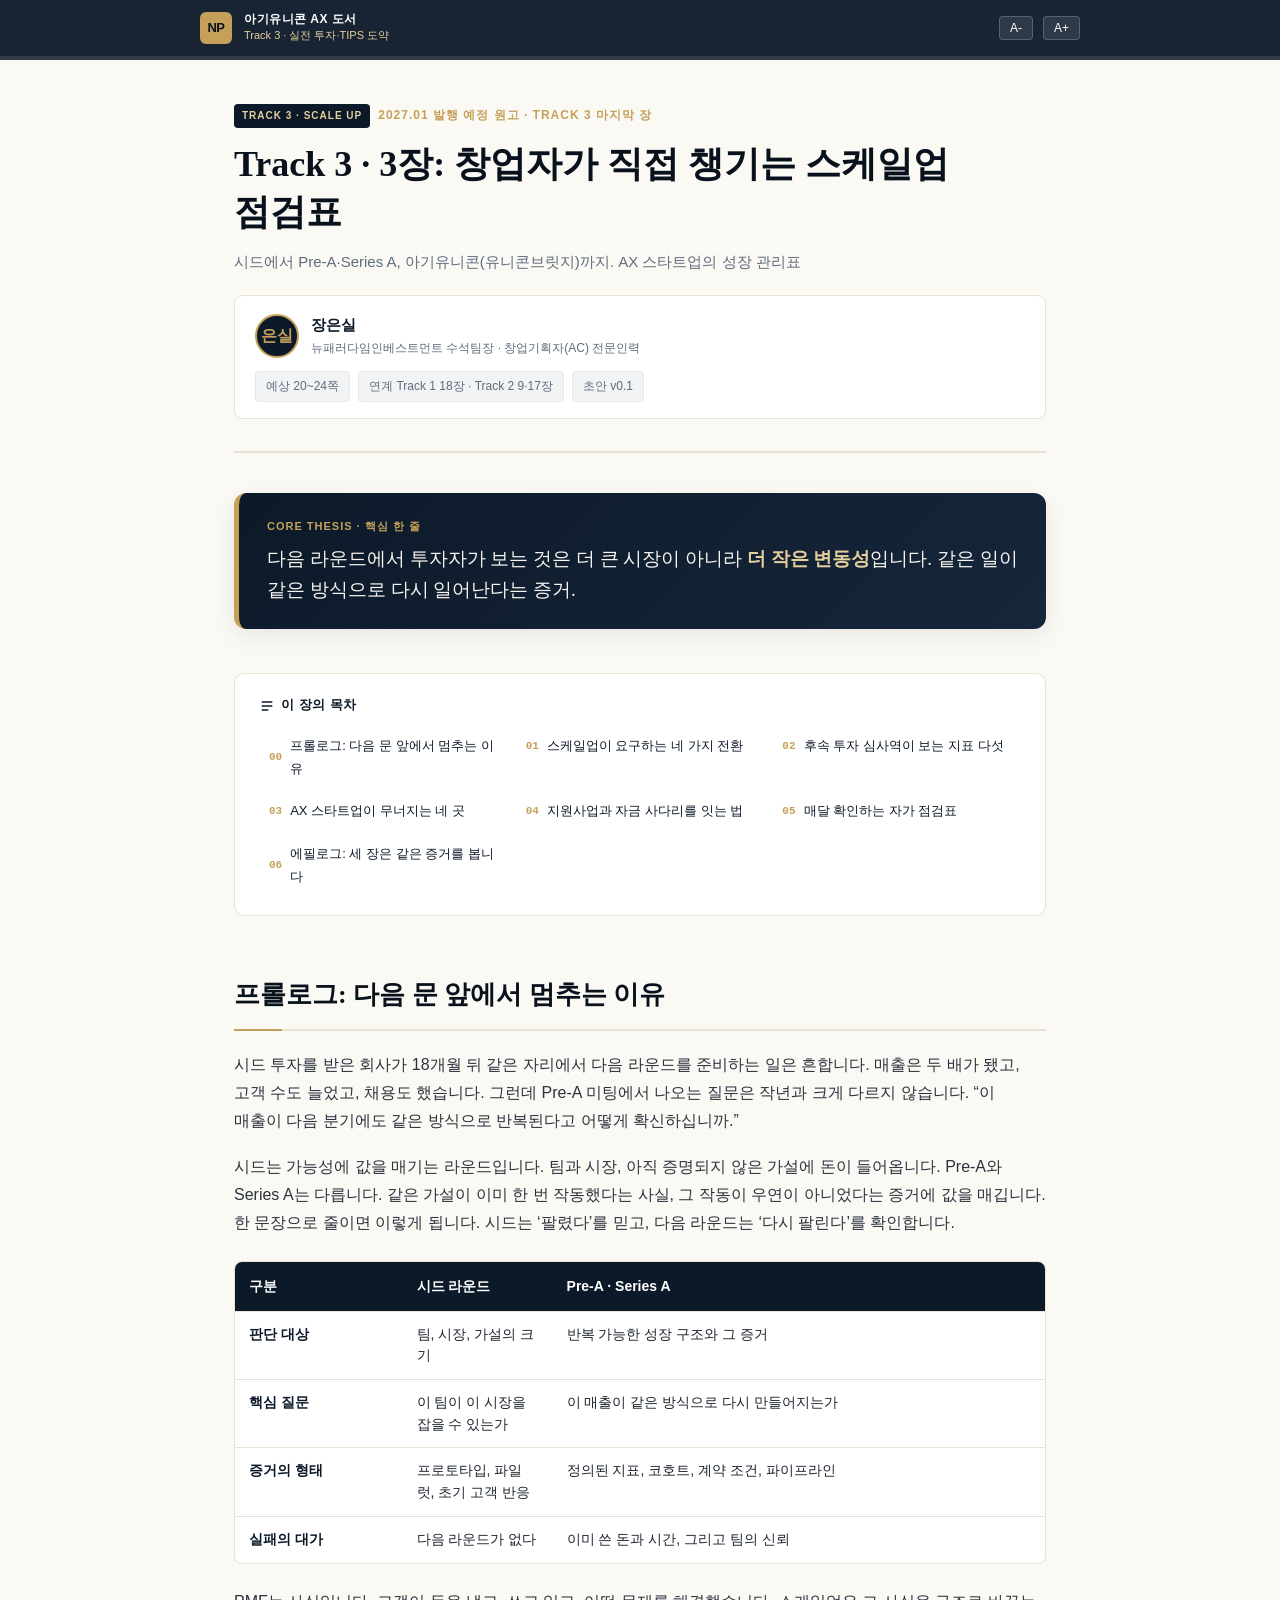
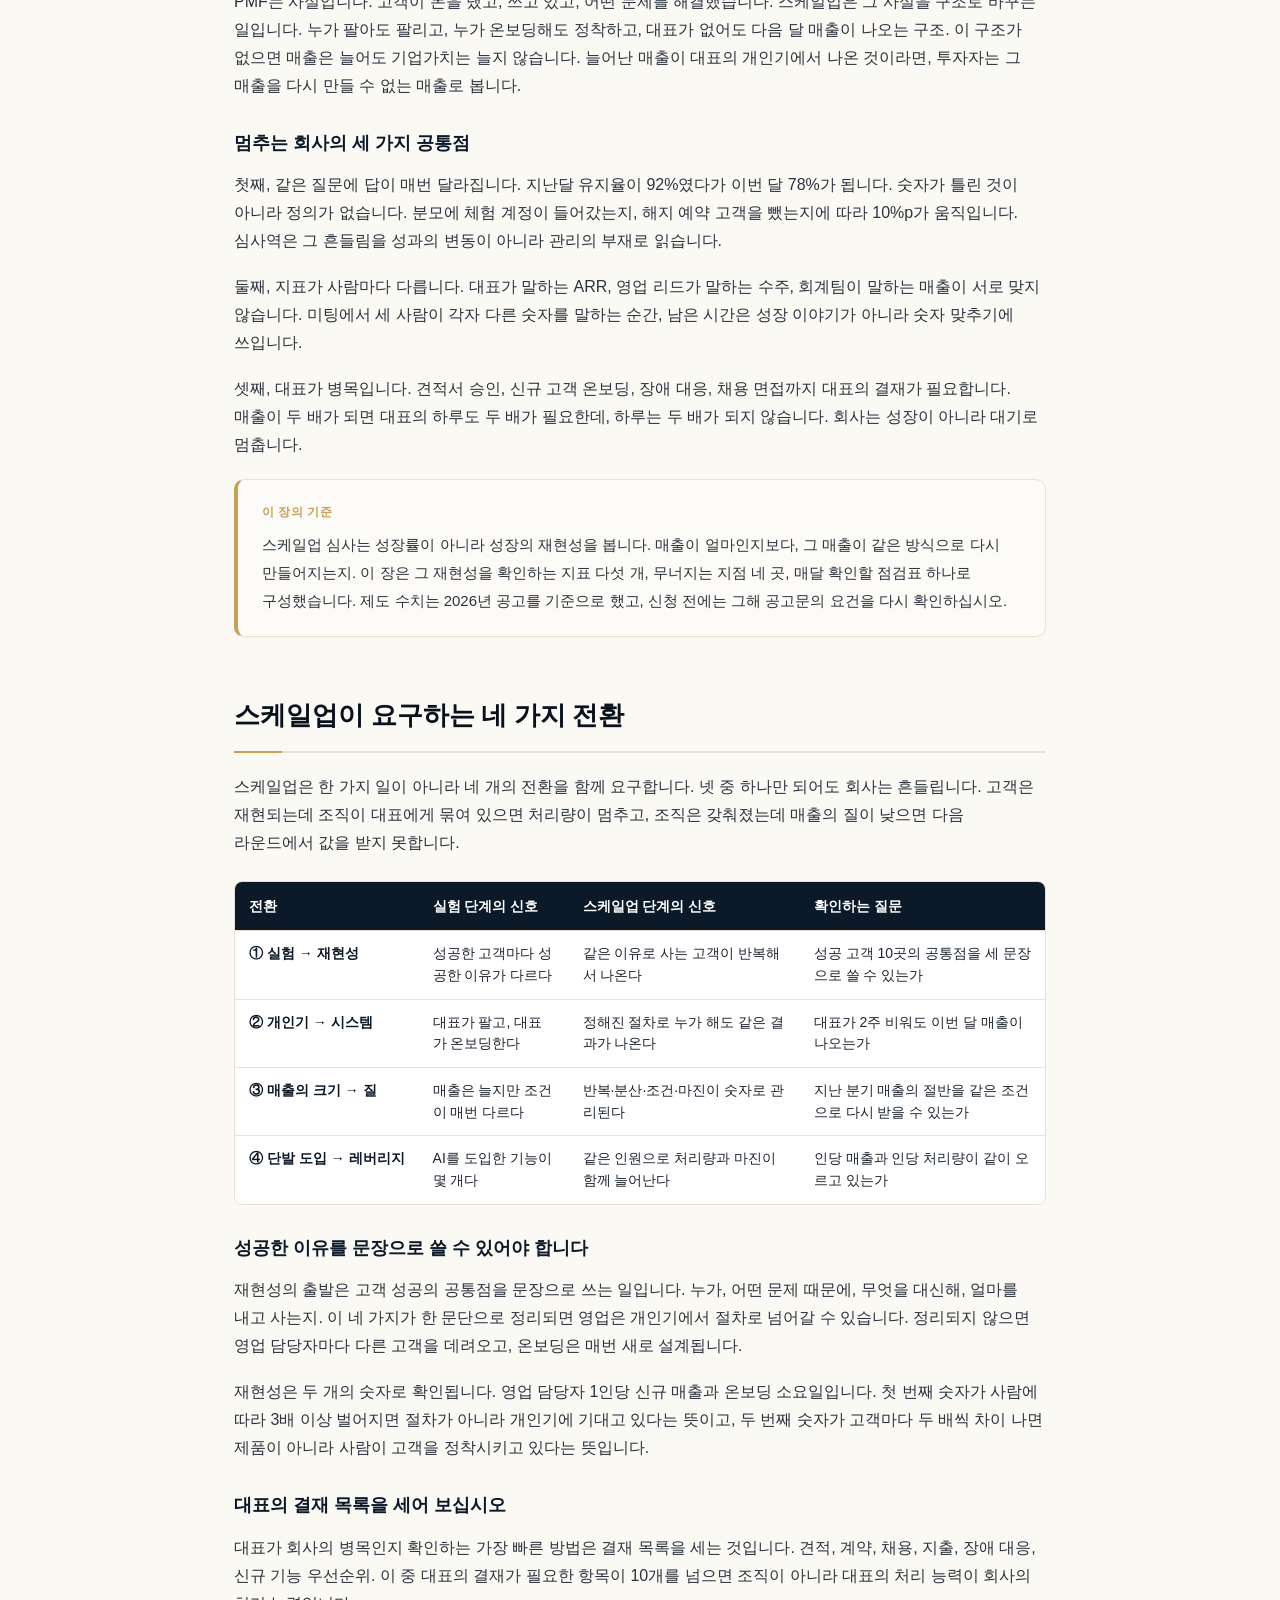
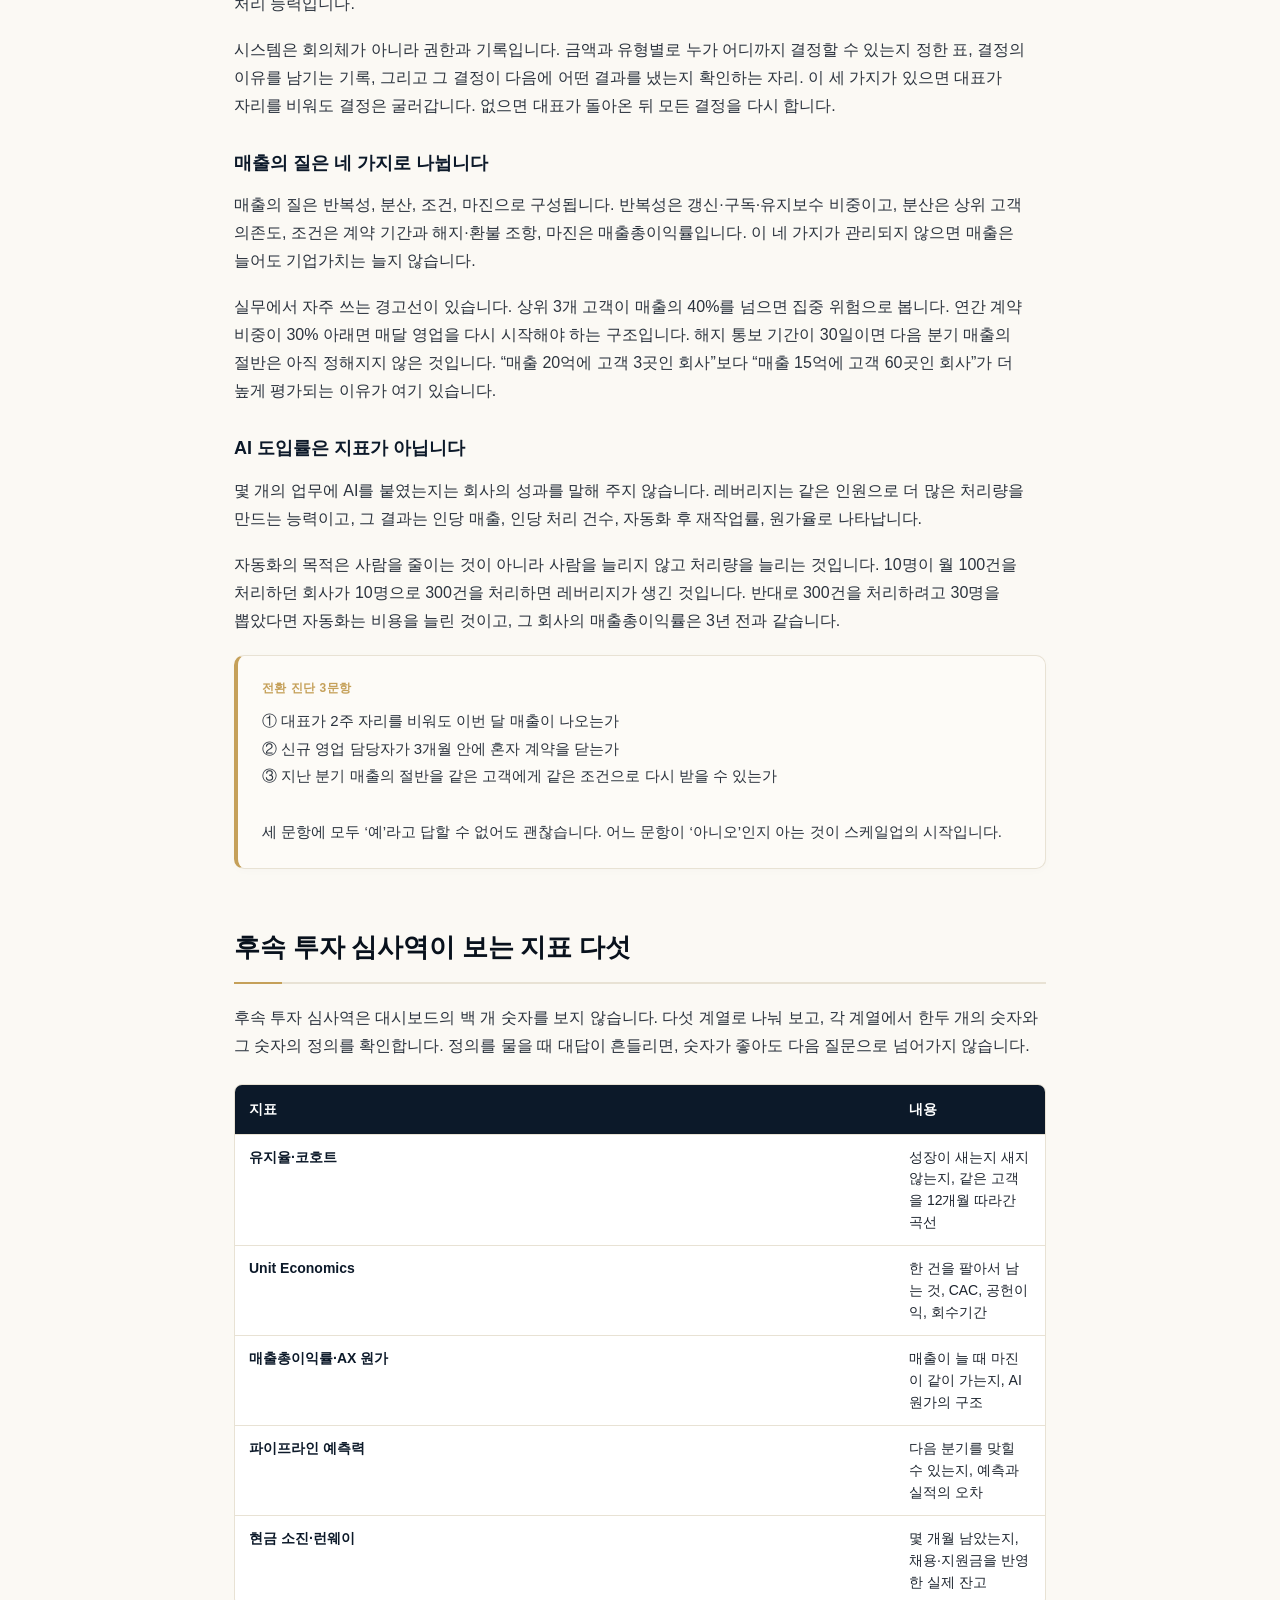
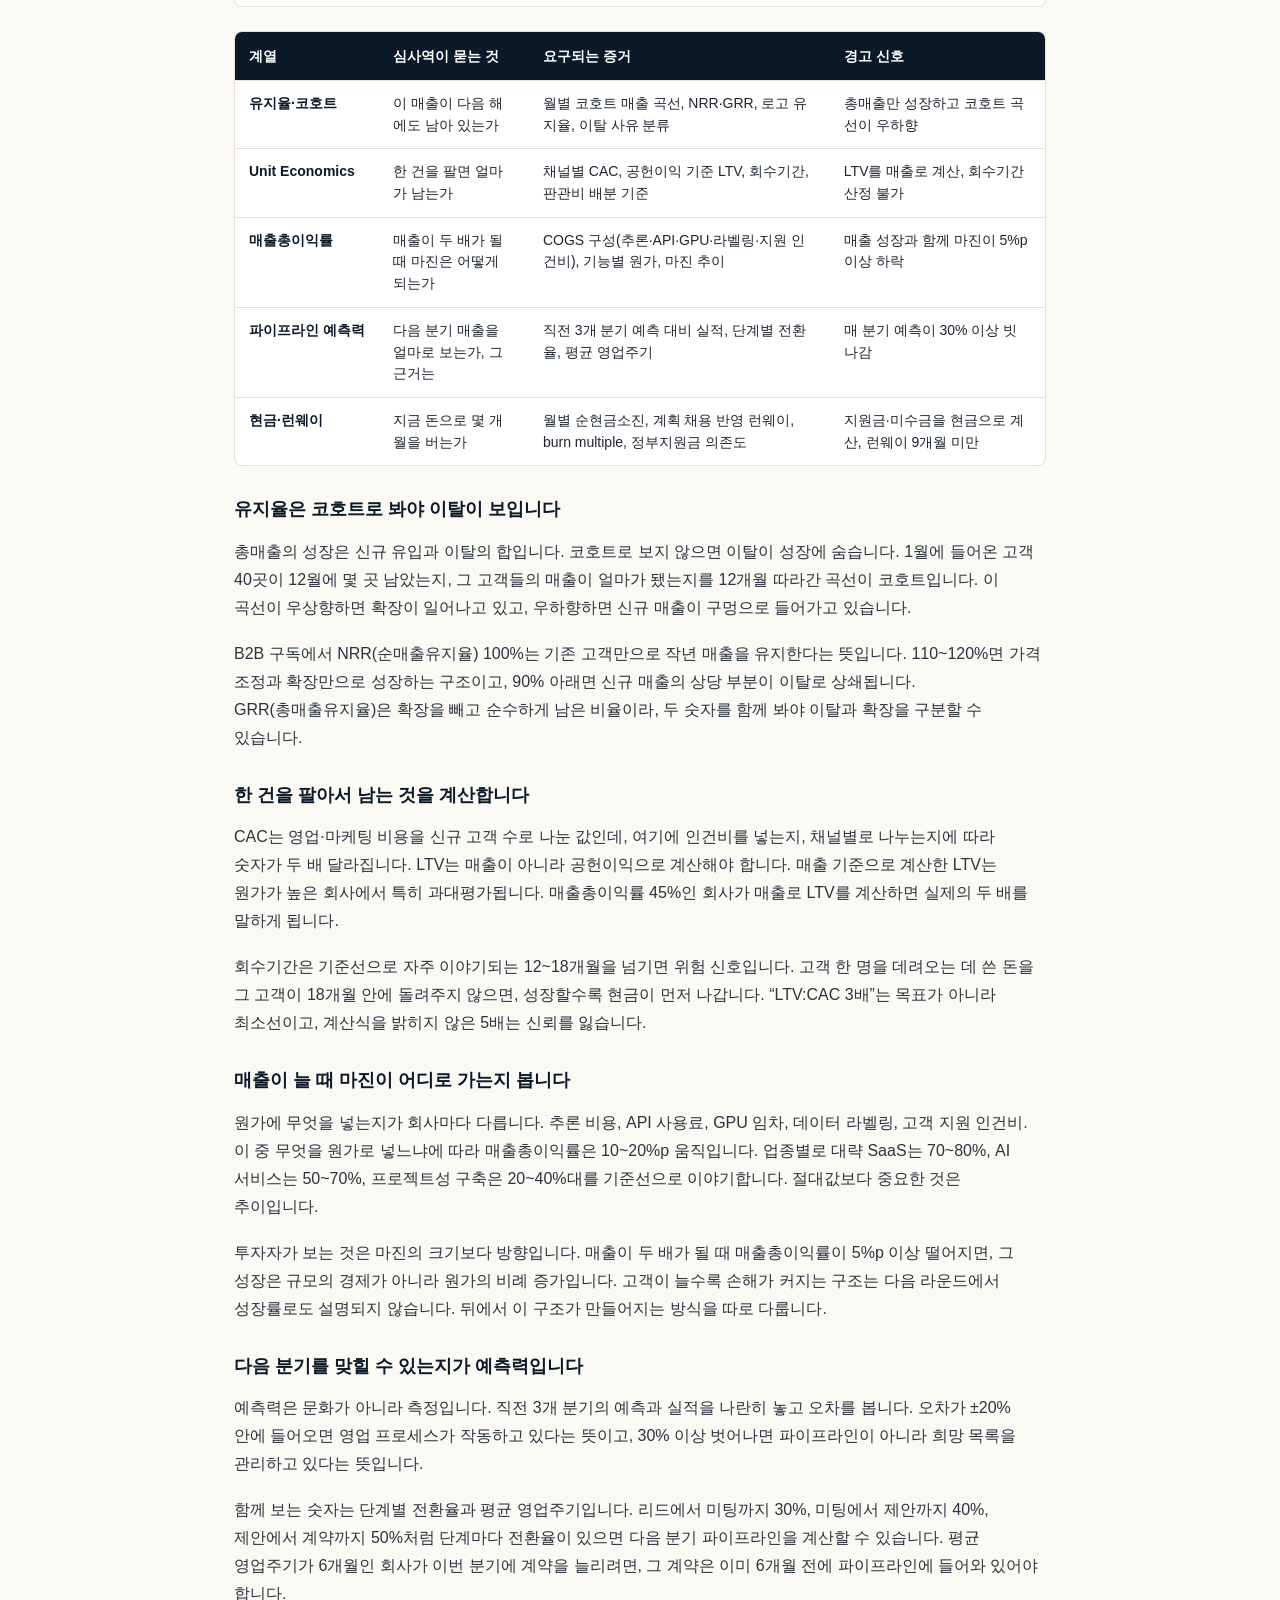
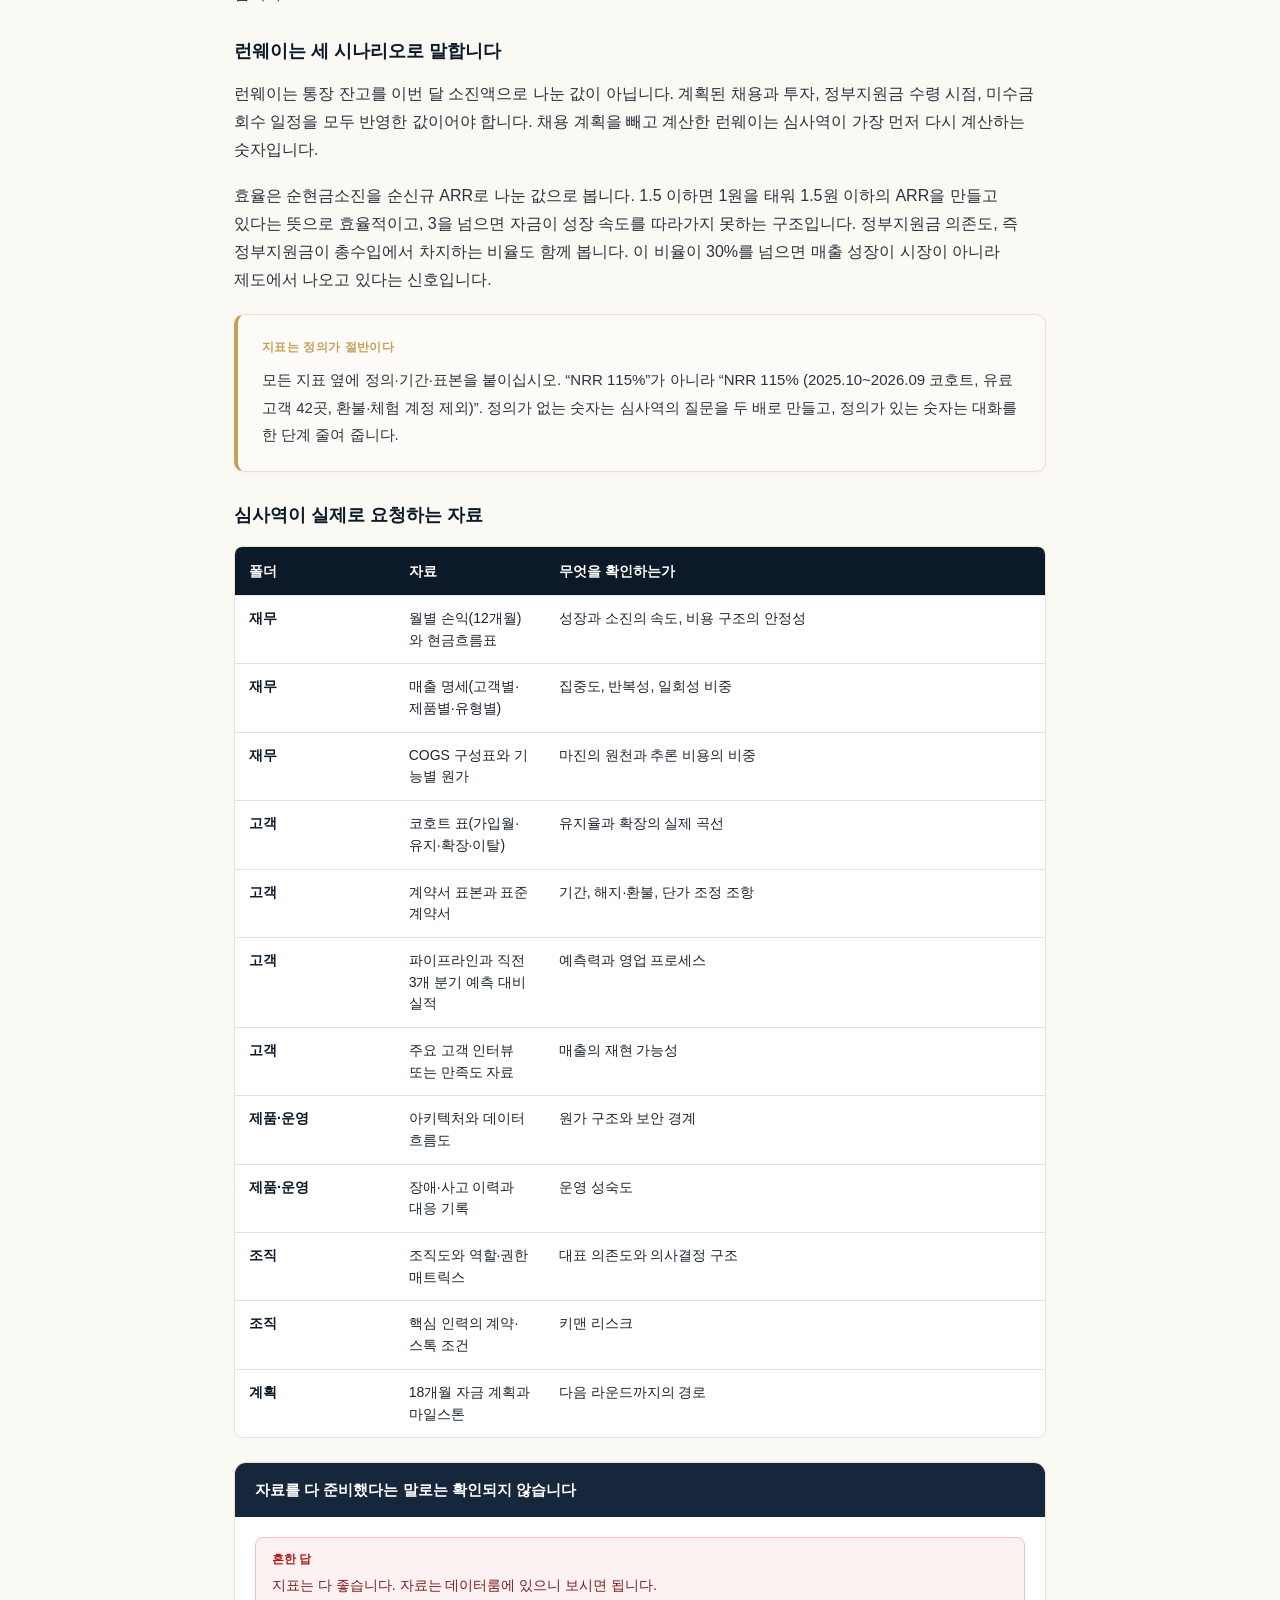
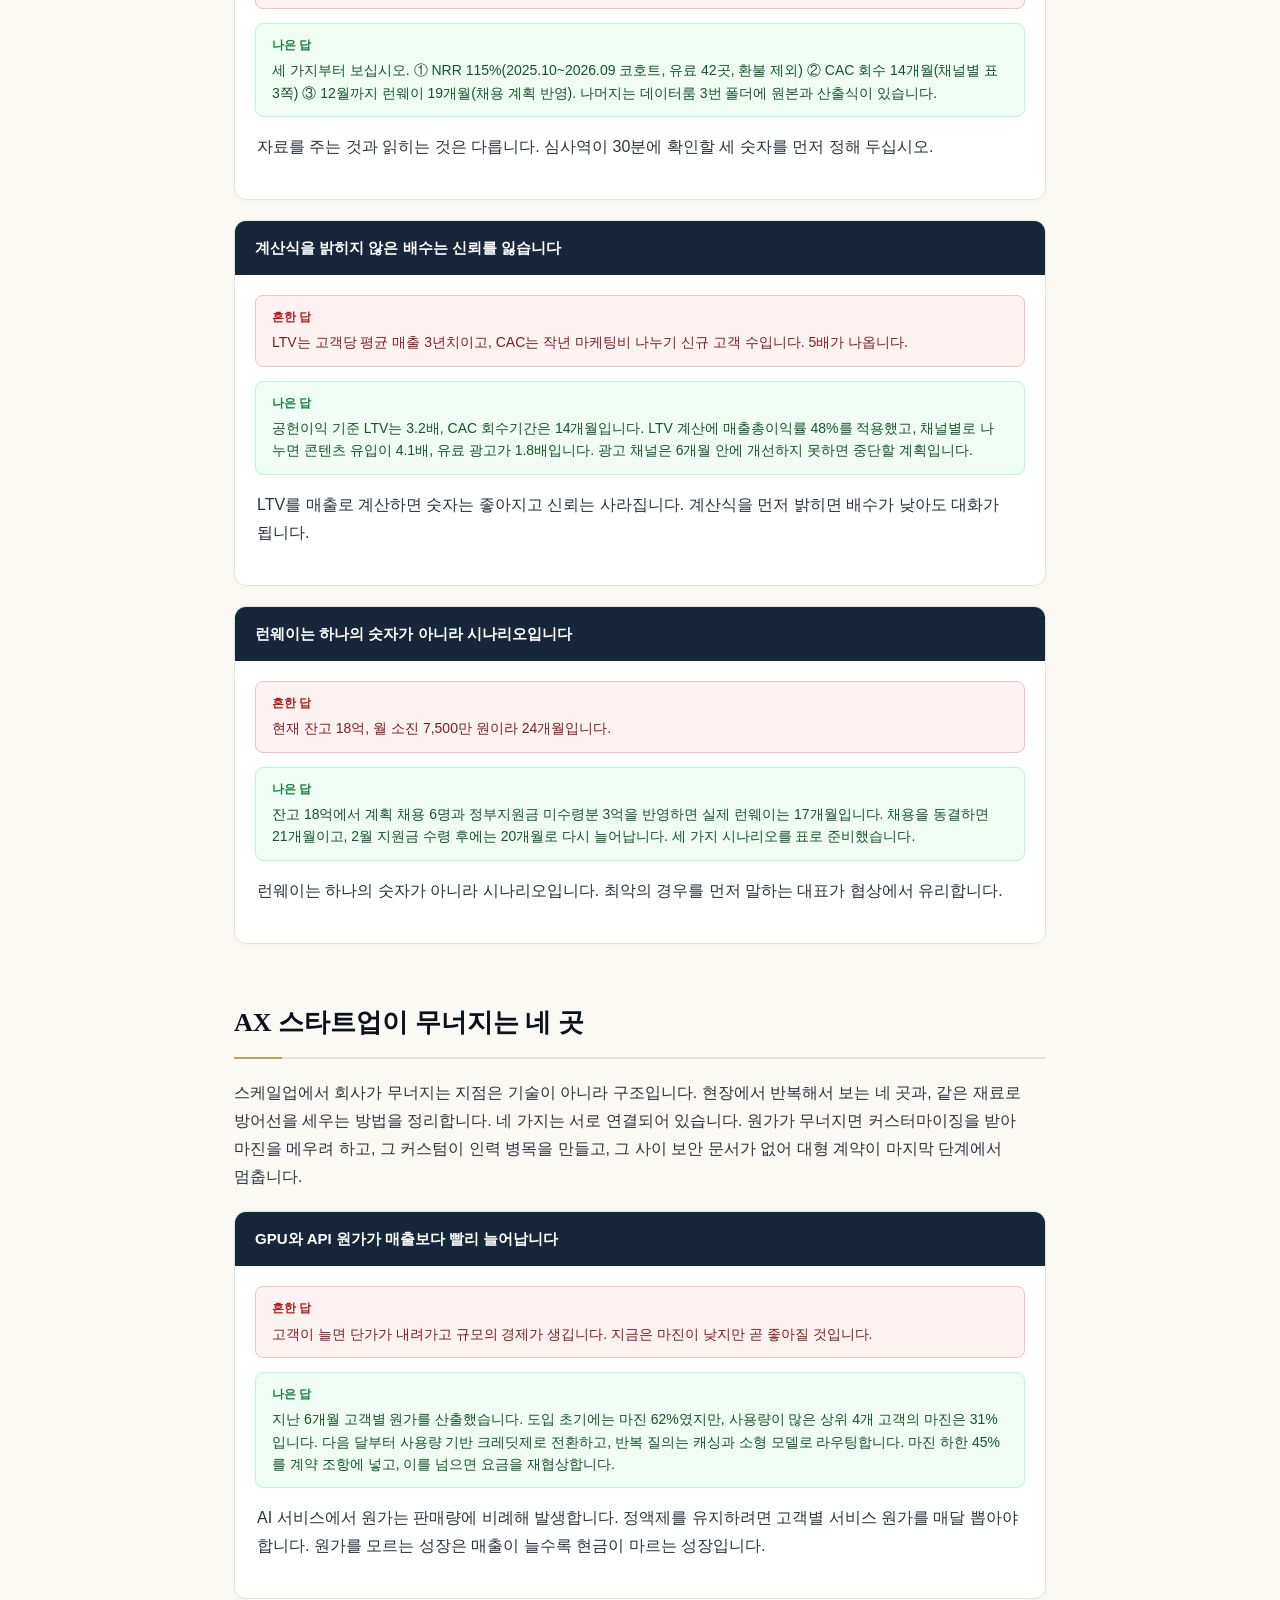
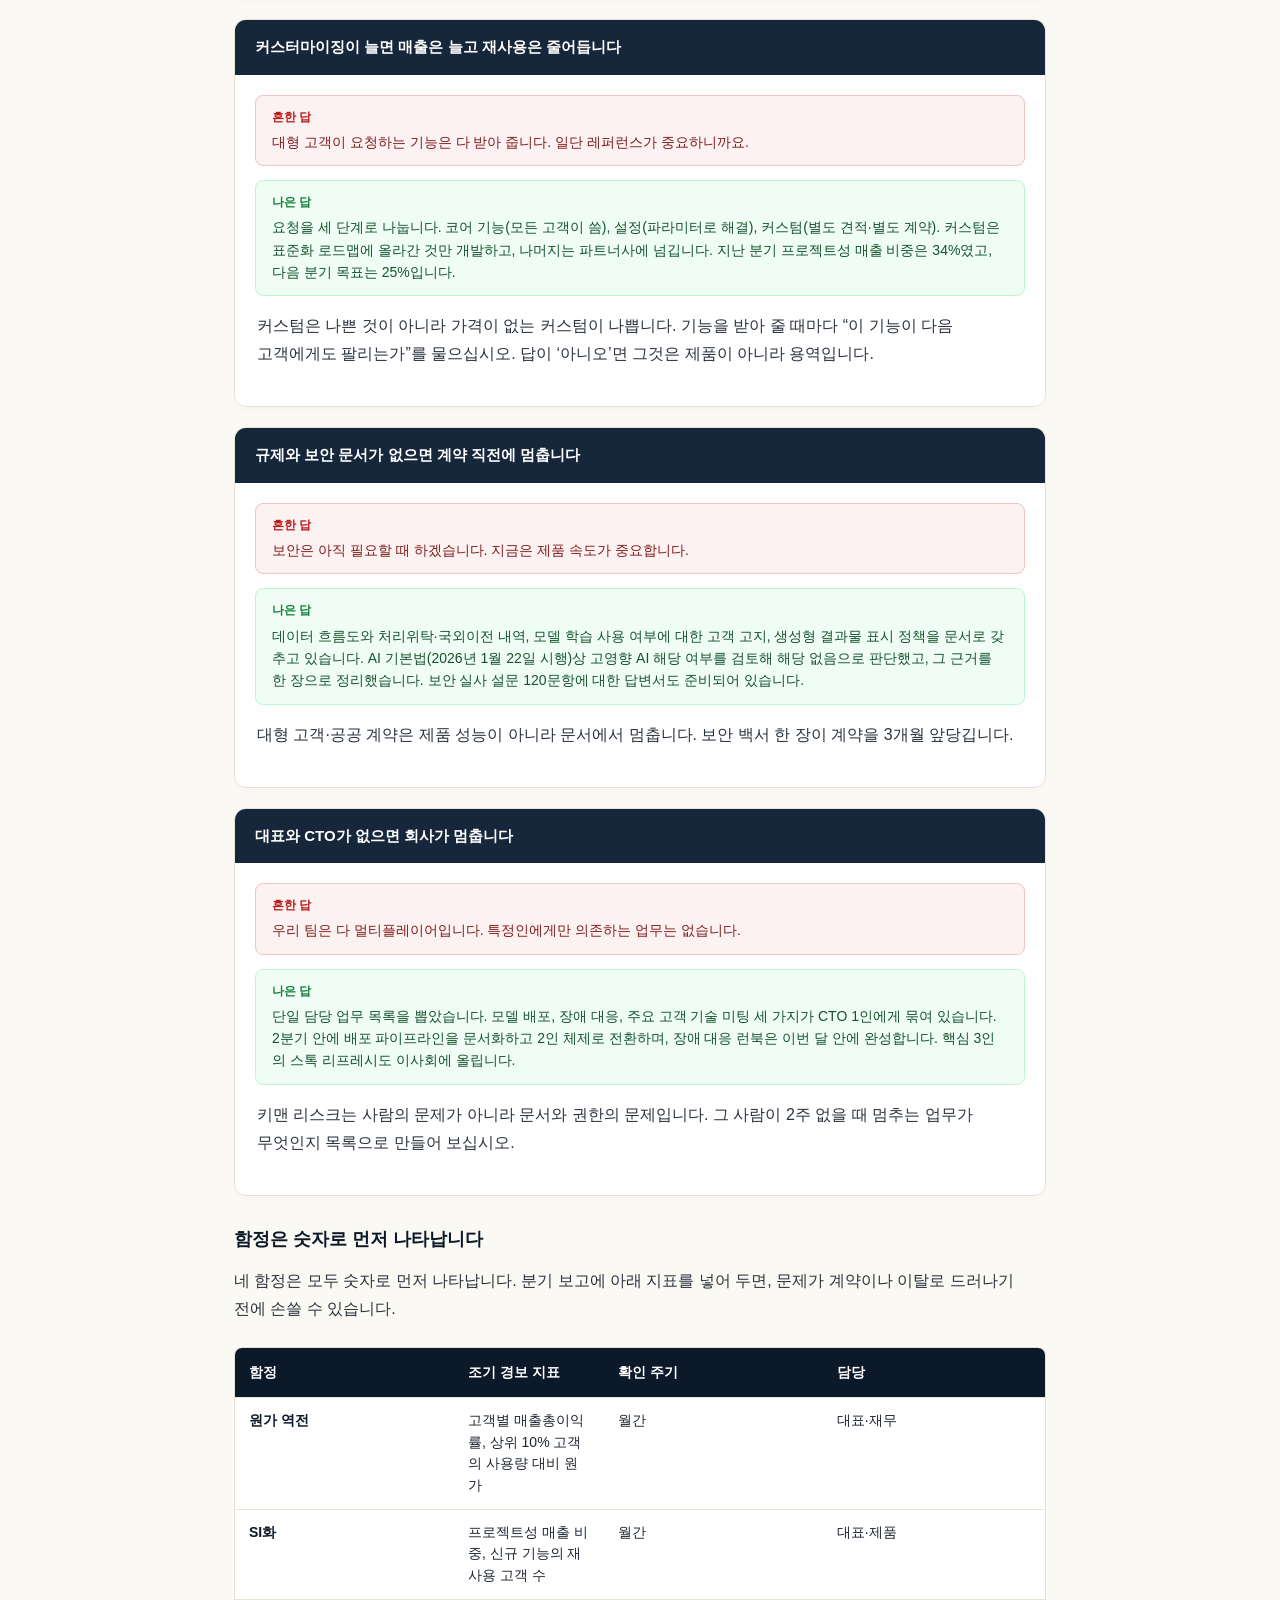
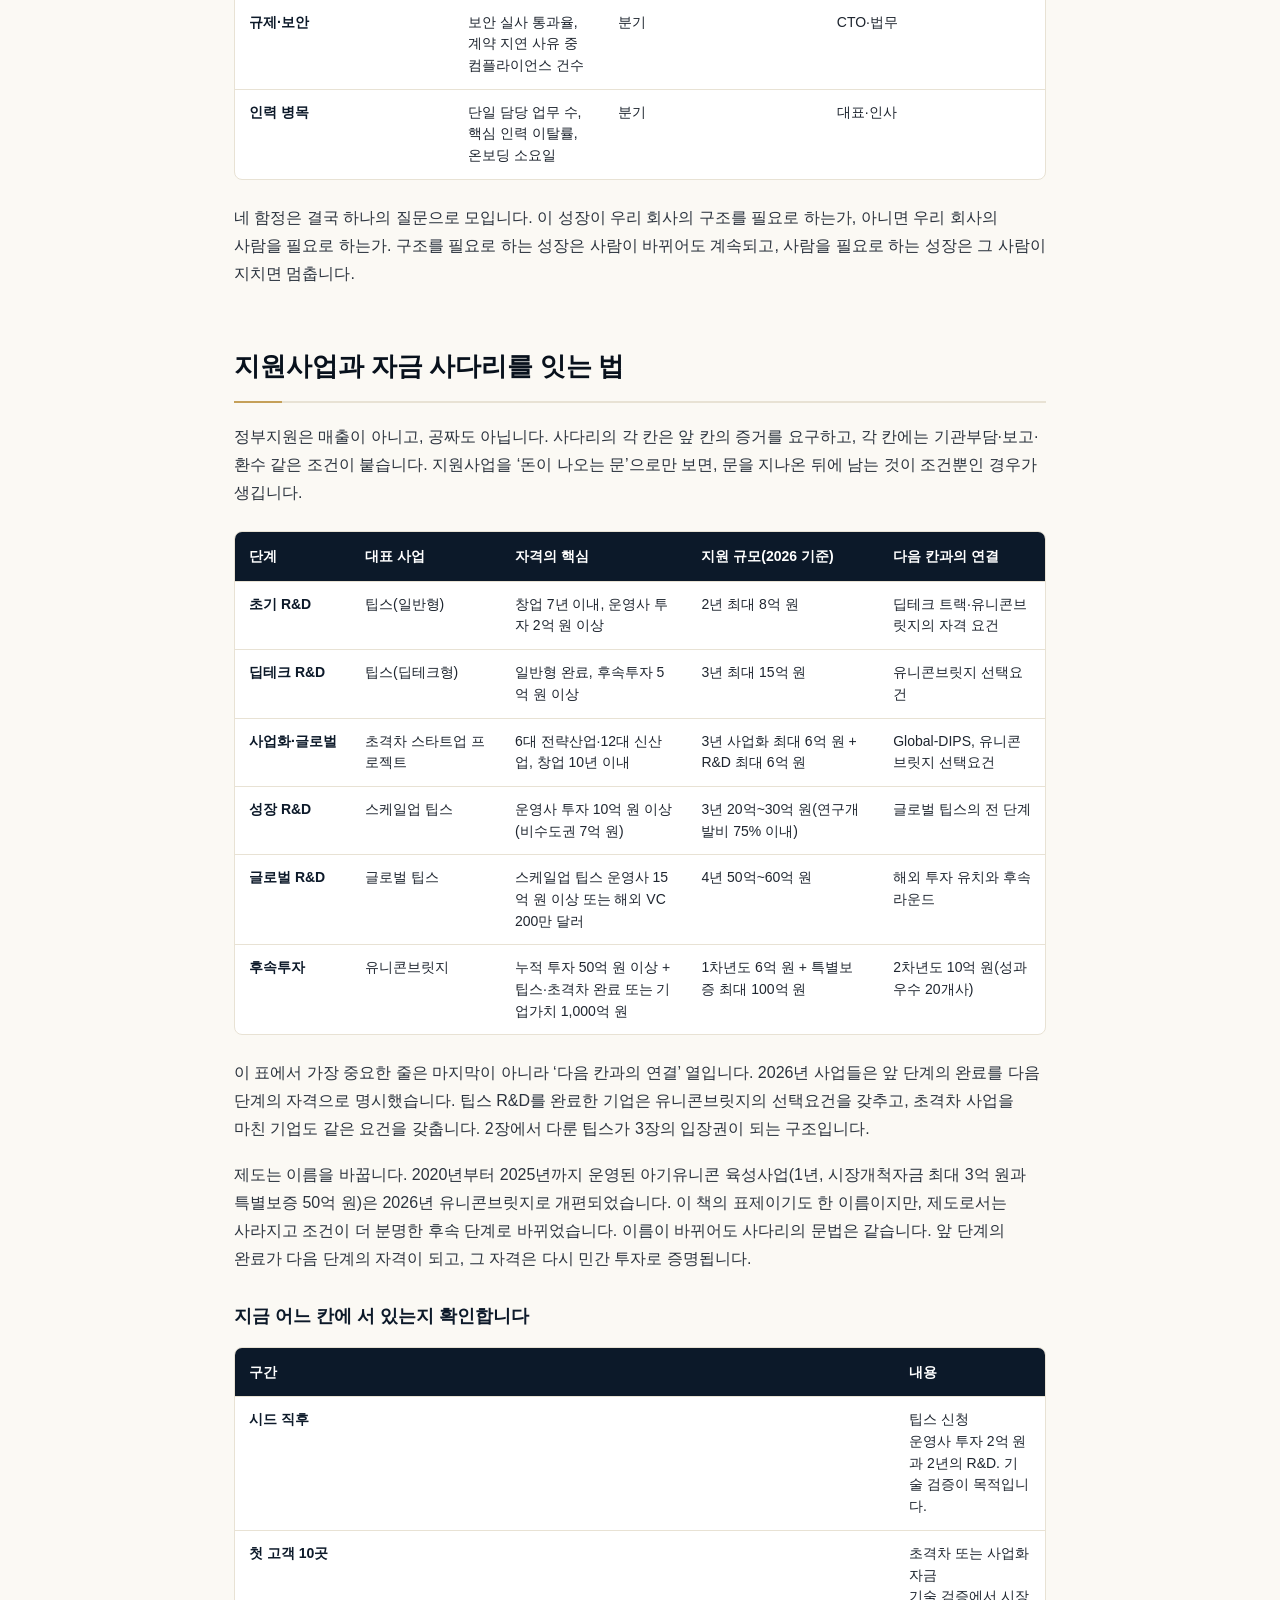
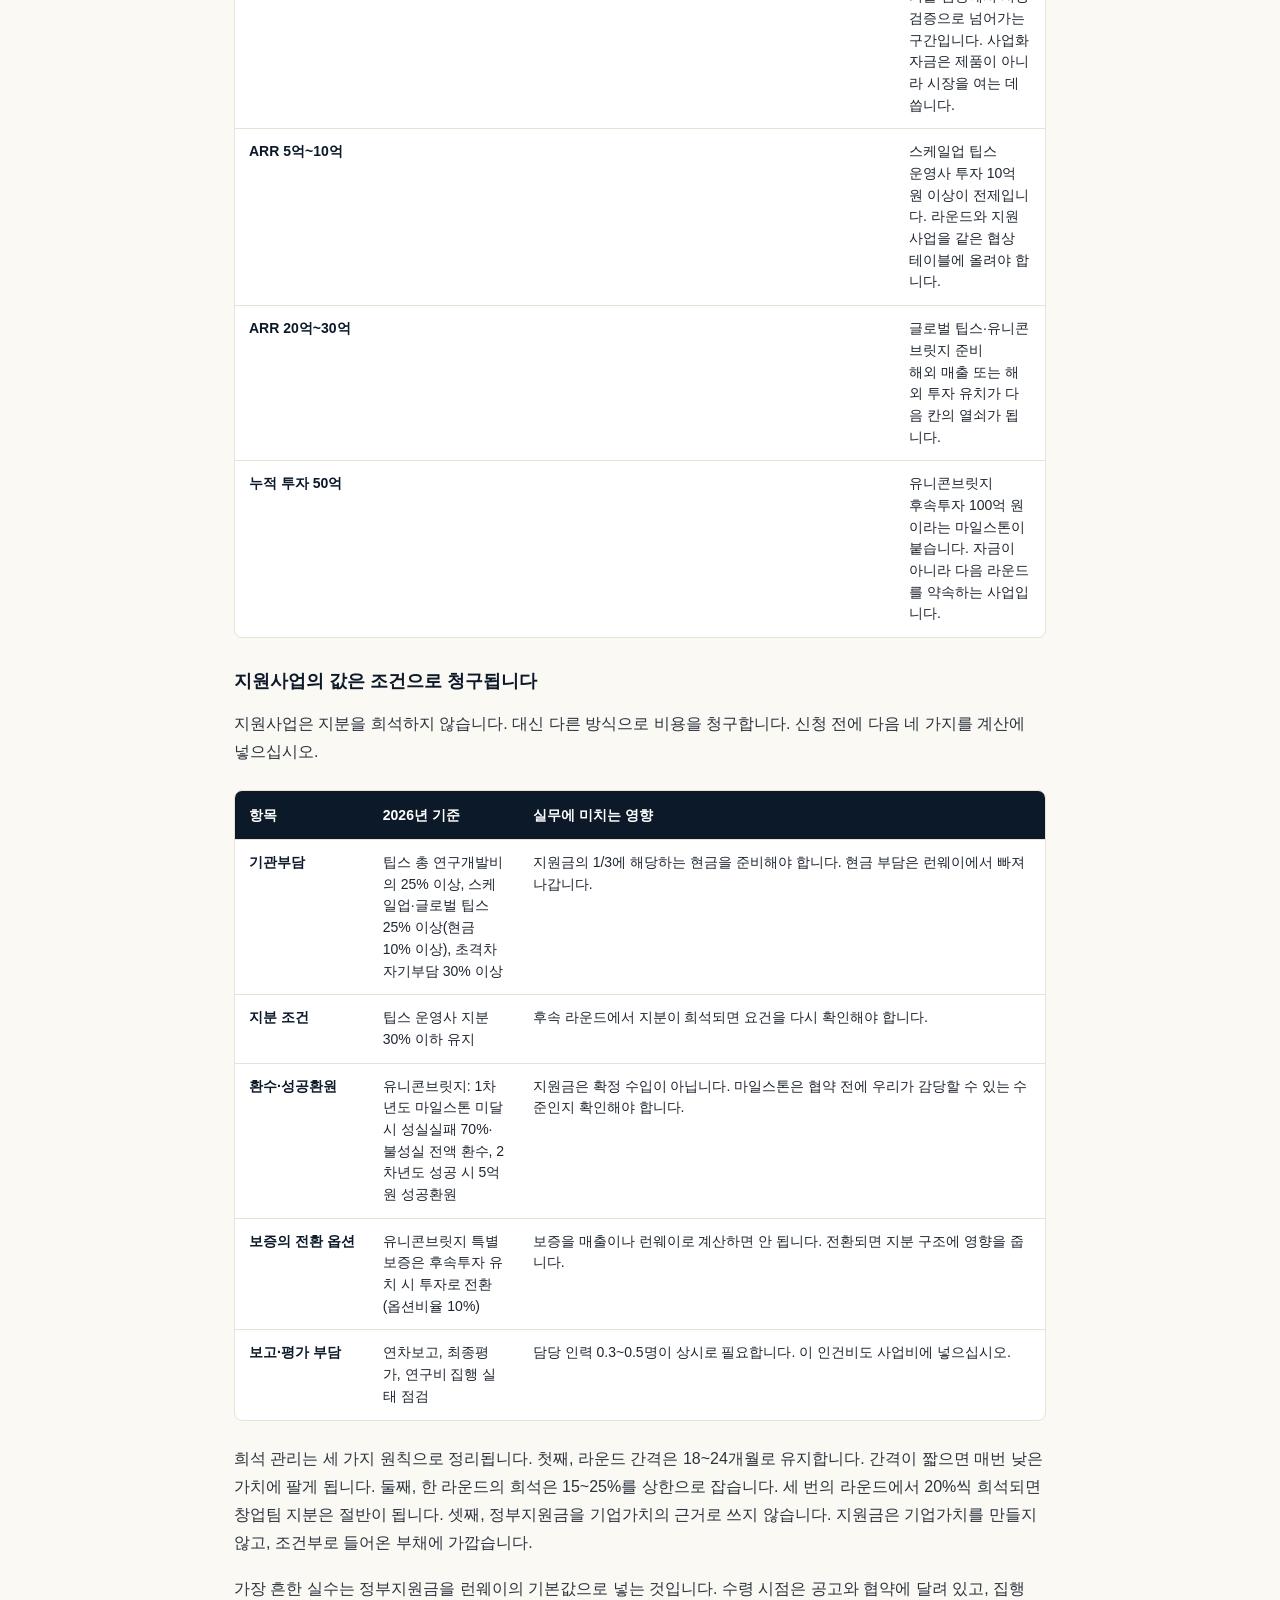
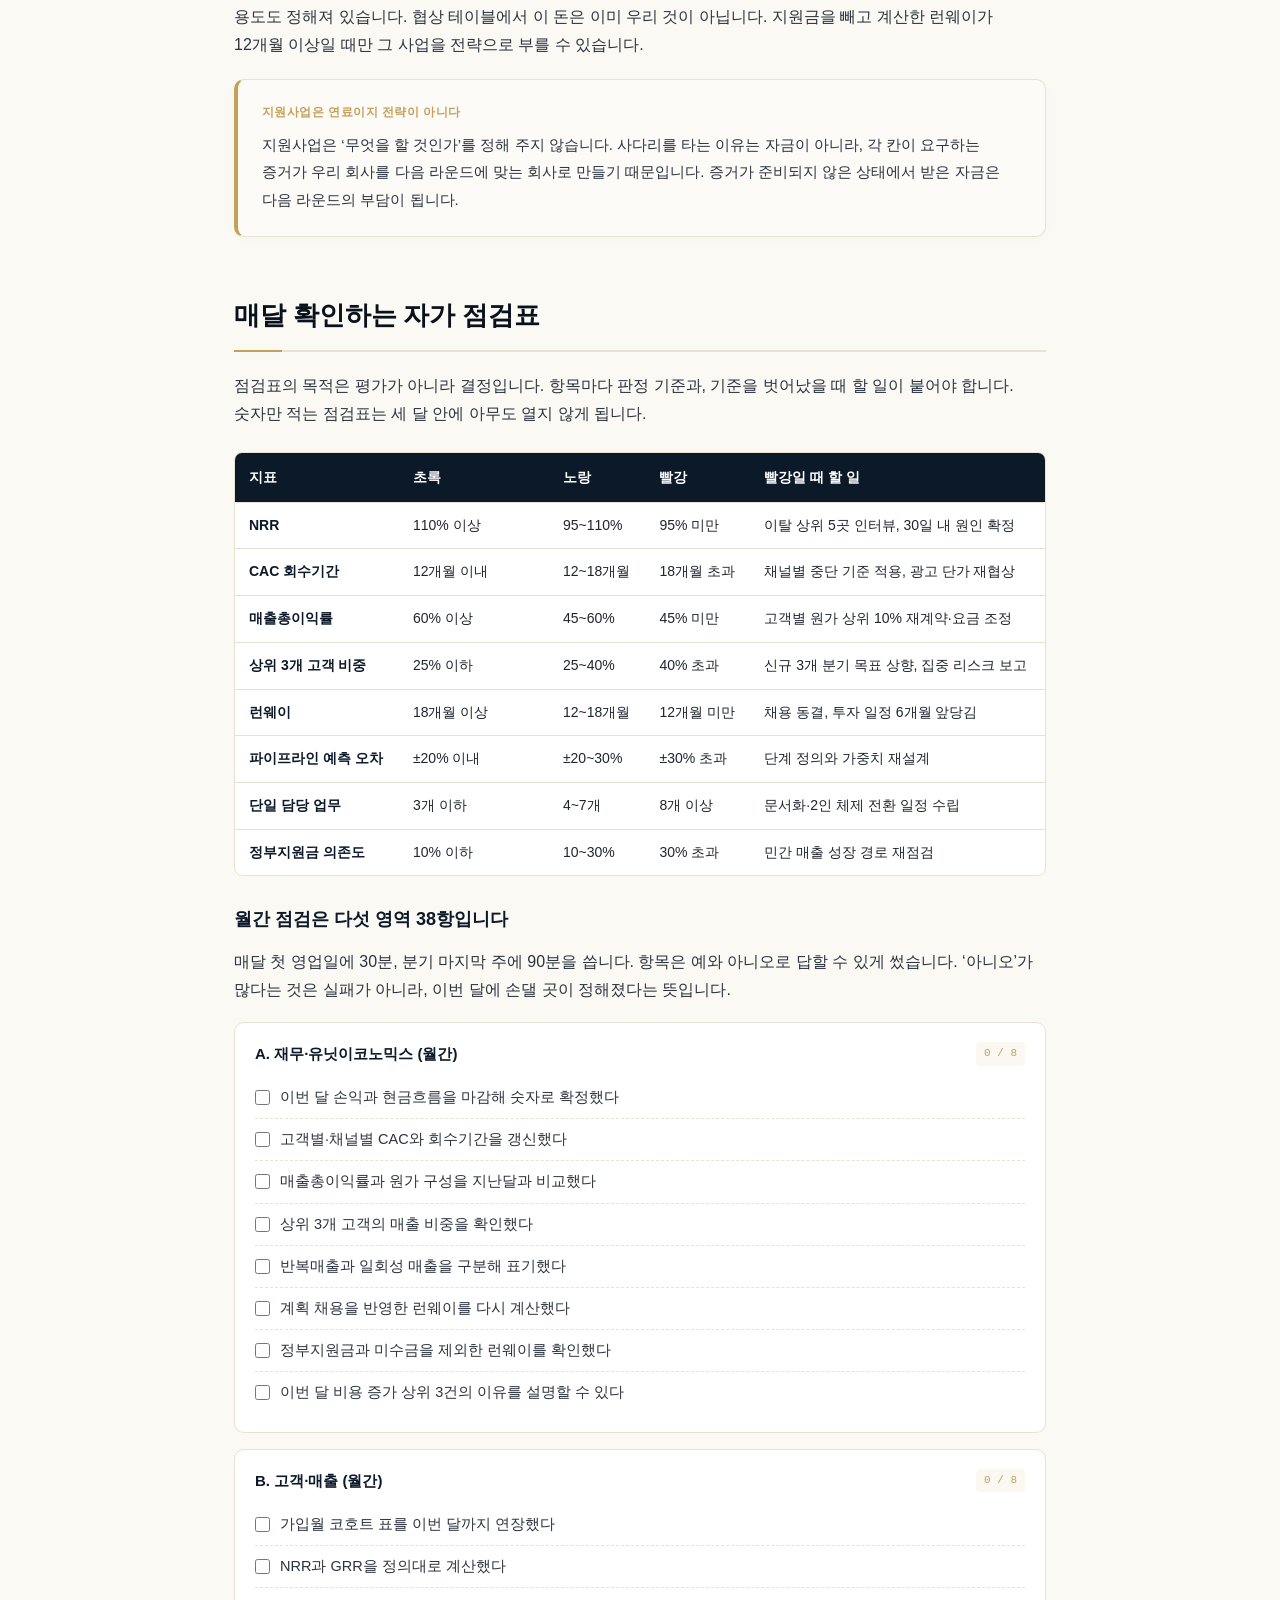
<file: track3-scaleup.html>
<!doctype html>
<html lang="ko">
<head>
<meta charset="utf-8">
<meta name="viewport" content="width=device-width, initial-scale=1, viewport-fit=cover">
<meta name="theme-color" content="#0c1929">
<title>Track 3 · 3장: 창업자가 직접 챙기는 스케일업 점검표 | 뉴패러다임인베스트먼트</title>
<meta name="description" content="뉴패러다임인베스트먼트 2027 아기유니콘 AX 도서 Track 3 3장. 장은실 수석팀장이 정리한 AX 스타트업의 스케일업 점검표. 시드 이후 네 가지 전환, 후속 투자에서 보는 다섯 지표, 무너지는 네 곳과 처방, 지원사업 사다리, 월간·분기 점검표 38항.">
<style>
/* ==========================================================================
   New Paradigm Investment · 2027 AX Book · Track 3 Chapter 1
   Editorial Reader Design System (Navy / Gold / Cream / Charcoal)
   ========================================================================== */
:root {
  --navy-dark: #08111c;
  --navy: #0c1929;
  --navy-light: #16263b;
  --gold: #c5a059;
  --gold-light: #e5cf9c;
  --gold-bg: rgba(197, 160, 89, 0.08);
  --gold-border: rgba(197, 160, 89, 0.28);
  --bg: #fbf9f4;
  --card-bg: #ffffff;
  --text: #1e252f;
  --text-muted: #5e6c7d;
  --text-light: #8795a5;
  --border: #e8e2d4;
  --danger-bg: #fdf2f2;
  --danger-border: #f5c2c2;
  --danger-text: #b91c1c;
  --success-bg: #f0fdf4;
  --success-border: #bbf7d0;
  --success-text: #15803d;
  --serif: "Noto Serif KR", "Batang", "Song Myung", serif;
  --sans: -apple-system, BlinkMacSystemFont, "Pretendard", "Apple SD Gothic Neo", "Malgun Gothic", sans-serif;
  --mono: ui-monospace, SFMono-Regular, Menlo, Monaco, Consolas, monospace;
}

* { box-sizing: border-box; margin: 0; padding: 0; }
html {
  font-size: 16px;
  background: var(--bg);
  color: var(--text);
  font-family: var(--sans);
  line-height: 1.75;
  -webkit-font-smoothing: antialiased;
  scroll-behavior: smooth;
}

body {
  min-height: 100vh;
  display: flex;
  flex-direction: column;
}

/* Header & Progress */
.header {
  position: sticky;
  top: 0;
  z-index: 100;
  background: rgba(12, 25, 41, 0.95);
  backdrop-filter: blur(12px);
  -webkit-backdrop-filter: blur(12px);
  color: #fff;
  border-bottom: 1px solid rgba(197, 160, 89, 0.2);
}
.header__inner {
  max-width: 920px;
  margin: 0 auto;
  padding: 12px 20px;
  display: flex;
  align-items: center;
  justify-content: space-between;
}
.brand {
  display: flex;
  align-items: center;
  gap: 12px;
  text-decoration: none;
  color: inherit;
}
.brand__logo {
  display: inline-flex;
  align-items: center;
  justify-content: center;
  width: 32px;
  height: 32px;
  background: var(--gold);
  color: var(--navy-dark);
  font-weight: 900;
  font-size: 13px;
  border-radius: 6px;
  letter-spacing: -0.5px;
}
.brand__meta {
  font-size: 12px;
  line-height: 1.3;
}
.brand__meta strong {
  display: block;
  font-weight: 700;
  color: #fff;
  letter-spacing: 0.5px;
}
.brand__meta span {
  color: var(--gold-light);
  font-size: 11px;
}
.header__actions {
  display: flex;
  align-items: center;
  gap: 10px;
}
.btn-font {
  background: rgba(255, 255, 255, 0.1);
  border: 1px solid rgba(255, 255, 255, 0.2);
  color: #fff;
  padding: 4px 10px;
  border-radius: 4px;
  font-size: 12px;
  cursor: pointer;
  transition: all 0.2s;
}
.btn-font:hover { background: rgba(255, 255, 255, 0.2); }
.progress-bar {
  height: 3px;
  background: rgba(255, 255, 255, 0.1);
  width: 100%;
}
.progress-fill {
  height: 100%;
  width: 0%;
  background: linear-gradient(90deg, var(--gold), #f3e4bc);
  transition: width 0.1s;
}

/* Article Shell */
.shell {
  max-width: 860px;
  margin: 0 auto;
  padding: 40px 24px 80px;
  flex: 1;
}

/* Hero Section */
.hero {
  margin-bottom: 40px;
  padding-bottom: 32px;
  border-bottom: 2px solid var(--border);
}
.hero__kicker {
  display: inline-flex;
  align-items: center;
  gap: 8px;
  font-size: 12px;
  font-weight: 700;
  letter-spacing: 1px;
  text-transform: uppercase;
  color: var(--gold);
  margin-bottom: 12px;
}
.kicker-pill {
  background: var(--navy);
  color: var(--gold-light);
  padding: 3px 8px;
  border-radius: 4px;
  font-size: 10px;
}
.hero__title {
  font-family: var(--serif);
  font-size: clamp(24px, 4vw, 36px);
  line-height: 1.35;
  color: var(--navy-dark);
  margin-bottom: 20px;
  word-break: keep-all;
}
.hero__author {
  display: flex;
  align-items: center;
  justify-content: space-between;
  flex-wrap: wrap;
  gap: 12px;
  padding: 16px 20px;
  background: var(--card-bg);
  border: 1px solid var(--border);
  border-radius: 8px;
}
.author-profile {
  display: flex;
  align-items: center;
  gap: 12px;
}
.author-avatar {
  width: 44px;
  height: 44px;
  border-radius: 50%;
  background: var(--navy);
  color: var(--gold);
  display: flex;
  align-items: center;
  justify-content: center;
  font-weight: 700;
  font-size: 16px;
  border: 2px solid var(--gold);
}
.author-info h4 {
  font-size: 15px;
  font-weight: 700;
  color: var(--navy);
}
.author-info p {
  font-size: 12px;
  color: var(--text-muted);
}
.chapter-meta {
  display: flex;
  gap: 8px;
  font-size: 12px;
  color: var(--text-muted);
}
.meta-chip {
  background: rgba(12, 25, 41, 0.05);
  padding: 4px 10px;
  border-radius: 4px;
  border: 1px solid rgba(0, 0, 0, 0.05);
}

/* Key Takeaway Callout */
.takeaway {
  background: linear-gradient(135deg, var(--navy) 0%, var(--navy-light) 100%);
  color: #fff;
  padding: 24px 28px;
  border-radius: 12px;
  margin: 32px 0 44px;
  border-left: 5px solid var(--gold);
  box-shadow: 0 8px 24px rgba(12, 25, 41, 0.08);
}
.takeaway__label {
  font-size: 11px;
  font-weight: 700;
  letter-spacing: 1px;
  color: var(--gold);
  text-transform: uppercase;
  margin-bottom: 8px;
}
.takeaway__quote {
  font-family: var(--serif);
  font-size: clamp(16px, 2.5vw, 19px);
  line-height: 1.6;
  color: #f7f5ef;
  word-break: keep-all;
}
.takeaway__quote strong {
  color: var(--gold-light);
}

/* Table of Contents Floating/Nav */
.toc-box {
  background: var(--card-bg);
  border: 1px solid var(--border);
  border-radius: 10px;
  padding: 20px 24px;
  margin-bottom: 44px;
}
.toc-box h3 {
  font-size: 13px;
  font-weight: 800;
  color: var(--navy);
  letter-spacing: 0.5px;
  margin-bottom: 12px;
  display: flex;
  align-items: center;
  gap: 6px;
}
.toc-list {
  list-style: none;
  display: grid;
  grid-template-columns: repeat(auto-fit, minmax(240px, 1fr));
  gap: 8px;
}
.toc-list a {
  display: flex;
  align-items: center;
  gap: 8px;
  font-size: 13px;
  color: var(--navy);
  text-decoration: none;
  padding: 6px 10px;
  border-radius: 6px;
  transition: all 0.2s;
}
.toc-list a:hover {
  background: var(--gold-bg);
  color: var(--gold);
}
.toc-num {
  font-family: var(--mono);
  font-size: 11px;
  font-weight: 700;
  color: var(--gold);
}

/* Content Elements */
.content h2 {
  font-family: var(--serif);
  font-size: clamp(20px, 3vw, 26px);
  color: var(--navy-dark);
  margin: 56px 0 20px;
  padding-bottom: 12px;
  border-bottom: 2px solid var(--border);
  position: relative;
  word-break: keep-all;
}
.content h2::after {
  content: "";
  position: absolute;
  bottom: -2px;
  left: 0;
  width: 48px;
  height: 2px;
  background: var(--gold);
}
.content h3 {
  font-size: 18px;
  color: var(--navy);
  margin: 28px 0 12px;
  font-weight: 700;
  word-break: keep-all;
}
.content p {
  font-size: 16px;
  margin-bottom: 18px;
  color: #2b333e;
  word-break: keep-all;
}
.content strong {
  color: var(--navy-dark);
  font-weight: 700;
}

/* Card Boxes */
.card-box {
  background: var(--card-bg);
  border: 1px solid var(--border);
  border-radius: 10px;
  padding: 22px 24px;
  margin: 20px 0;
  box-shadow: 0 2px 8px rgba(0, 0, 0, 0.02);
}
.card-box--gold {
  border-left: 4px solid var(--gold);
  background: #fdfbf7;
}

/* 12-Slide Table */
.table-wrap {
  overflow-x: auto;
  margin: 24px 0;
  border: 1px solid var(--border);
  border-radius: 8px;
  background: var(--card-bg);
}
table {
  width: 100%;
  border-collapse: collapse;
  font-size: 14px;
  text-align: left;
}
th {
  background: var(--navy);
  color: #fff;
  padding: 12px 14px;
  font-weight: 700;
  white-space: nowrap;
}
th:first-child { width: 50px; text-align: center; }
th:nth-child(2) { width: 150px; }
td {
  padding: 12px 14px;
  border-top: 1px solid var(--border);
  vertical-align: top;
  line-height: 1.55;
}
tr:hover td { background: rgba(197, 160, 89, 0.04); }
td:first-child {
  text-align: center;
  font-family: var(--mono);
  font-weight: 700;
  color: var(--navy);
}
td strong {
  color: var(--navy);
}
td.danger {
  color: var(--danger-text);
  font-size: 13px;
}

/* 3 Stat Cards */
.stat-grid {
  display: grid;
  grid-template-columns: repeat(auto-fit, minmax(240px, 1fr));
  gap: 16px;
  margin: 24px 0 32px;
}
.stat-card {
  background: var(--card-bg);
  border: 1px solid var(--border);
  border-radius: 10px;
  padding: 20px;
  position: relative;
  transition: transform 0.2s, box-shadow 0.2s;
}
.stat-card:hover {
  transform: translateY(-2px);
  box-shadow: 0 8px 20px rgba(12, 25, 41, 0.06);
}
.stat-card__badge {
  display: inline-block;
  font-size: 11px;
  font-weight: 800;
  color: var(--gold);
  background: var(--gold-bg);
  padding: 2px 8px;
  border-radius: 4px;
  margin-bottom: 8px;
}
.stat-card__title {
  font-size: 16px;
  font-weight: 700;
  color: var(--navy);
  margin-bottom: 10px;
}
.stat-card__num {
  font-family: var(--mono);
  font-size: 28px;
  font-weight: 900;
  color: var(--navy-dark);
  line-height: 1.1;
  margin-bottom: 10px;
}
.stat-card__desc {
  font-size: 13px;
  color: var(--text-muted);
  line-height: 1.5;
}

/* Counterargument Cards */
.qa-card {
  background: var(--card-bg);
  border: 1px solid var(--border);
  border-radius: 12px;
  margin: 20px 0;
  overflow: hidden;
  box-shadow: 0 2px 10px rgba(0, 0, 0, 0.02);
}
.qa-card__head {
  background: var(--navy-light);
  color: #fff;
  padding: 14px 20px;
  font-weight: 700;
  font-size: 15px;
  display: flex;
  align-items: center;
  gap: 8px;
}
.qa-card__body {
  padding: 20px;
  display: flex;
  flex-direction: column;
  gap: 14px;
}
.qa-resp {
  padding: 12px 16px;
  border-radius: 8px;
  font-size: 14px;
  line-height: 1.6;
}
.qa-resp--bad {
  background: var(--danger-bg);
  border: 1px solid var(--danger-border);
  color: #7f1d1d;
}
.qa-resp--bad strong {
  color: var(--danger-text);
  display: block;
  font-size: 12px;
  margin-bottom: 4px;
}
.qa-resp--good {
  background: var(--success-bg);
  border: 1px solid var(--success-border);
  color: #14532d;
}
.qa-resp--good strong {
  color: var(--success-text);
  display: block;
  font-size: 12px;
  margin-bottom: 4px;
}

/* 3-Minute Timeline */
.timeline {
  display: flex;
  flex-direction: column;
  gap: 16px;
  margin: 24px 0;
}
.time-step {
  display: flex;
  gap: 16px;
  background: var(--card-bg);
  border: 1px solid var(--border);
  border-radius: 10px;
  padding: 18px 20px;
}
.time-badge {
  flex-shrink: 0;
  font-family: var(--mono);
  font-size: 13px;
  font-weight: 800;
  color: var(--gold);
  background: var(--navy);
  padding: 6px 12px;
  border-radius: 6px;
  height: fit-content;
}
.time-content h4 {
  font-size: 15px;
  font-weight: 700;
  color: var(--navy);
  margin-bottom: 6px;
}
.time-content p {
  font-size: 14px;
  color: var(--text-muted);
  margin-bottom: 6px;
}
.time-content .example {
  background: #fdfbf7;
  border-left: 3px solid var(--gold);
  padding: 8px 12px;
  font-size: 13px;
  color: var(--navy);
  font-style: italic;
  margin-top: 6px;
}

/* Foot & Author Bio */
.author-bio {
  background: linear-gradient(135deg, #f7f5ef 0%, #ebe6d9 100%);
  border: 1px solid var(--border);
  border-radius: 12px;
  padding: 24px 28px;
  margin-top: 60px;
}
.author-bio h3 {
  font-size: 16px;
  font-weight: 700;
  color: var(--navy);
  margin-bottom: 10px;
}
.author-bio p {
  font-size: 14px;
  color: #3f4a56;
  line-height: 1.65;
}

.footer {
  background: var(--navy-dark);
  color: #a4b3c6;
  padding: 32px 20px;
  text-align: center;
  font-size: 12px;
  margin-top: auto;
  border-top: 1px solid rgba(255, 255, 255, 0.1);
}
.footer p { margin-bottom: 6px; }
.footer a { color: var(--gold-light); text-decoration: none; }

/* Responsive adjustments */
@media (max-width: 640px) {
  .shell { padding: 24px 16px 60px; }
  .time-step { flex-direction: column; gap: 8px; }
  .stat-grid { grid-template-columns: 1fr; }
  th, td { font-size: 13px; padding: 10px 8px; }
}

/* ---------- chapter 3 additions ---------- */
.table-wrap--wide th:first-child { width: auto; text-align: left; }
.table-wrap--wide td:first-child { text-align: left; font-family: var(--sans); font-weight: 400; color: inherit; }
.content h3 + .table-wrap { margin-top: 14px; }
.qa-note { font-size: 13px; color: var(--text-muted); margin: 2px 0 0; padding-left: 2px; }
.metric-grid { display: grid; grid-template-columns: repeat(auto-fit, minmax(150px, 1fr)); gap: 10px; margin: 20px 0 8px; }
.metric-card { background: var(--card-bg); border: 1px solid var(--border); border-top: 3px solid var(--gold); border-radius: 10px; padding: 14px 15px; display: flex; flex-direction: column; gap: 5px; }
.metric-card__no { font-family: var(--mono); font-size: 11px; font-weight: 700; color: var(--gold); letter-spacing: .08em; }
.metric-card__t { font-size: 14.5px; font-weight: 700; color: var(--navy); line-height: 1.35; word-break: keep-all; }
.metric-card__d { font-size: 12.5px; color: var(--text-muted); line-height: 1.6; word-break: keep-all; }
.sig { display: inline-block; font-size: 11.5px; font-weight: 700; padding: 2px 8px; border-radius: 4px; white-space: nowrap; }
.sig--g { color: #146c43; background: #e6f6ec; }
.sig--y { color: #8a5a00; background: #fdf3dd; }
.sig--r { color: #a11d1d; background: #fdeaea; }
.check-group { background: var(--card-bg); border: 1px solid var(--border); border-radius: 10px; padding: 18px 20px; margin: 16px 0; }
.check-group__head { display: flex; align-items: center; justify-content: space-between; gap: 10px; margin-bottom: 10px; }
.check-group__title { font-size: 15px; font-weight: 700; color: var(--navy); }
.check-group__count { font-family: var(--mono); font-size: 11px; color: var(--gold); background: var(--gold-bg); padding: 2px 8px; border-radius: 4px; }
.check-list { list-style: none; display: flex; flex-direction: column; }
.check-item { list-style: none; border-bottom: 1px dashed var(--border); }
.check-item__label { display: flex; gap: 10px; align-items: flex-start; padding: 9px 0; font-size: 14.5px; line-height: 1.6; color: #2b333e; cursor: pointer; }
.check-item:last-child { border-bottom: 0; }
.check-item input { margin-top: 4px; width: 15px; height: 15px; accent-color: var(--gold); flex-shrink: 0; }
.check-item.done span, .check-item__label.done span { color: var(--text-light); text-decoration: line-through; }
.check-total { display: flex; align-items: center; gap: 10px; font-size: 13px; color: var(--navy); background: #fdfbf7; border: 1px solid var(--gold-border); border-radius: 8px; padding: 12px 16px; margin-top: 18px; }
.check-total strong { font-family: var(--mono); font-size: 16px; color: var(--gold); }
.pair-link { display: flex; gap: 11px; align-items: flex-start; padding: 11px 13px; background: #fff; border: 1px solid var(--border); border-radius: 8px; text-decoration: none; color: inherit; transition: border-color .2s; }
.pair-link:hover { border-color: var(--gold-border); }
.pair-link__no { flex: none; font-family: var(--mono); font-size: 11px; font-weight: 700; color: var(--gold); background: var(--gold-bg); padding: 2px 7px; border-radius: 4px; }
.pair-link__title { display: block; font-size: 14px; font-weight: 600; color: var(--navy); line-height: 1.5; word-break: keep-all; }
.pair-link__track { display: block; font-size: 11px; letter-spacing: .06em; color: var(--text-muted); margin-top: 2px; }
/* shared blocks · Track 3 톤 통일본 */
.table-wrap.tx-table th:first-child, .table-wrap.tx-table td:first-child { width: auto; text-align: left; font-family: inherit; white-space: nowrap; }
.table-wrap.tx-table table { min-width: 560px; }
.pair-card { background: var(--card-bg); border: 1px solid var(--border); border-radius: 12px; padding: 20px 22px; margin: 30px 0 0; }
.pair-card h3 { font-size: 16px; color: var(--navy); margin: 6px 0 4px; }
.pair-card__head { margin-bottom: 2px; }
.pair-card__sub { font-size: 13px; color: var(--text-muted); margin-bottom: 12px; }
.pair-card__links { display: grid; gap: 8px; }
.chip { display: inline-block; font-size: 11px; font-weight: 800; letter-spacing: .04em; padding: 3px 8px; border-radius: 4px; }
.chip--gold { color: var(--gold); background: var(--gold-bg); }
</style>
</head>
<body>

<header class="header">
  <div class="header__inner">
    <a class="brand" href="#top">
      <span class="brand__logo">NP</span>
      <div class="brand__meta">
        <strong>아기유니콘 AX 도서</strong>
        <span>Track 3 · 실전 투자·TIPS 도약</span>
      </div>
    </a>
    <div class="header__actions">
      <button class="btn-font" onclick="adjustFont(-1)" title="글자 작게">A-</button>
      <button class="btn-font" onclick="adjustFont(1)" title="글자 크게">A+</button>
    </div>
  </div>
  <div class="progress-bar"><div class="progress-fill" id="progressFill"></div></div>
</header>

<main class="shell" id="top">

  <section class="hero">
    <div class="hero__kicker">
      <span class="kicker-pill">Track 3 · SCALE UP</span>
      <span>2027.01 발행 예정 원고 · Track 3 마지막 장</span>
    </div>
    <h1 class="hero__title">Track 3 · 3장: 창업자가 직접 챙기는 스케일업 점검표</h1>
    <p style="font-size:15px; color:var(--text-muted); margin:-8px 0 20px; word-break:keep-all;">시드에서 Pre-A·Series A, 아기유니콘(유니콘브릿지)까지. AX 스타트업의 성장 관리표</p>
    <div class="hero__author">
      <div class="author-profile">
        <div class="author-avatar">은실</div>
        <div class="author-info">
          <h4>장은실</h4>
          <p>뉴패러다임인베스트먼트 수석팀장 · 창업기획자(AC) 전문인력</p>
        </div>
      </div>
      <div class="chapter-meta">
        <span class="meta-chip">예상 20~24쪽</span>
        <span class="meta-chip">연계 Track 1 18장 · Track 2 9·17장</span>
        <span class="meta-chip">초안 v0.1</span>
      </div>
    </div>
  </section>

  <aside class="takeaway">
    <div class="takeaway__label">Core Thesis · 핵심 한 줄</div>
    <div class="takeaway__quote">
      다음 라운드에서 투자자가 보는 것은 더 큰 시장이 아니라 <strong>더 작은 변동성</strong>입니다. 같은 일이 같은 방식으로 다시 일어난다는 증거.
    </div>
  </aside>

  <nav class="toc-box" aria-label="목차">
    <h3>
      <svg width="16" height="16" viewBox="0 0 24 24" fill="none" stroke="currentColor" stroke-width="2"><path d="M4 6h16M4 12h16M4 18h10"/></svg>
      이 장의 목차
    </h3>
    <ul class="toc-list">
      <li><a href="#prologue"><span class="toc-num">00</span> 프롤로그: 다음 문 앞에서 멈추는 이유</a></li>
      <li><a href="#sec-01"><span class="toc-num">01</span> 스케일업이 요구하는 네 가지 전환</a></li>
      <li><a href="#sec-02"><span class="toc-num">02</span> 후속 투자 심사역이 보는 지표 다섯</a></li>
      <li><a href="#sec-03"><span class="toc-num">03</span> AX 스타트업이 무너지는 네 곳</a></li>
      <li><a href="#sec-04"><span class="toc-num">04</span> 지원사업과 자금 사다리를 잇는 법</a></li>
      <li><a href="#sec-05"><span class="toc-num">05</span> 매달 확인하는 자가 점검표</a></li>
      <li><a href="#sec-06"><span class="toc-num">06</span> 에필로그: 세 장은 같은 증거를 봅니다</a></li>
    </ul>
  </nav>

  <article class="content">
    <section id="prologue"><h2>프롤로그: 다음 문 앞에서 멈추는 이유</h2>
    <p>시드 투자를 받은 회사가 18개월 뒤 같은 자리에서 다음 라운드를 준비하는 일은 흔합니다. 매출은 두 배가 됐고, 고객 수도 늘었고, 채용도 했습니다. 그런데 Pre-A 미팅에서 나오는 질문은 작년과 크게 다르지 않습니다. “이 매출이 다음 분기에도 같은 방식으로 반복된다고 어떻게 확신하십니까.”</p>
    <p>시드는 가능성에 값을 매기는 라운드입니다. 팀과 시장, 아직 증명되지 않은 가설에 돈이 들어옵니다. Pre-A와 Series A는 다릅니다. 같은 가설이 이미 한 번 작동했다는 사실, 그 작동이 우연이 아니었다는 증거에 값을 매깁니다. 한 문장으로 줄이면 이렇게 됩니다. 시드는 ‘팔렸다’를 믿고, 다음 라운드는 ‘다시 팔린다’를 확인합니다.</p>
    <div class="table-wrap tx-table"><table><thead><tr><th>구분</th><th>시드 라운드</th><th>Pre-A · Series A</th></tr></thead><tbody><tr><td>판단 대상</td><td>팀, 시장, 가설의 크기</td><td>반복 가능한 성장 구조와 그 증거</td></tr><tr><td>핵심 질문</td><td>이 팀이 이 시장을 잡을 수 있는가</td><td>이 매출이 같은 방식으로 다시 만들어지는가</td></tr><tr><td>증거의 형태</td><td>프로토타입, 파일럿, 초기 고객 반응</td><td>정의된 지표, 코호트, 계약 조건, 파이프라인</td></tr><tr><td>실패의 대가</td><td>다음 라운드가 없다</td><td>이미 쓴 돈과 시간, 그리고 팀의 신뢰</td></tr></tbody></table></div>
    <p>PMF는 사실입니다. 고객이 돈을 냈고, 쓰고 있고, 어떤 문제를 해결했습니다. 스케일업은 그 사실을 구조로 바꾸는 일입니다. 누가 팔아도 팔리고, 누가 온보딩해도 정착하고, 대표가 없어도 다음 달 매출이 나오는 구조. 이 구조가 없으면 매출은 늘어도 기업가치는 늘지 않습니다. 늘어난 매출이 대표의 개인기에서 나온 것이라면, 투자자는 그 매출을 다시 만들 수 없는 매출로 봅니다.</p>
    <h3>멈추는 회사의 세 가지 공통점</h3>
    <p>첫째, 같은 질문에 답이 매번 달라집니다. 지난달 유지율이 92%였다가 이번 달 78%가 됩니다. 숫자가 틀린 것이 아니라 정의가 없습니다. 분모에 체험 계정이 들어갔는지, 해지 예약 고객을 뺐는지에 따라 10%p가 움직입니다. 심사역은 그 흔들림을 성과의 변동이 아니라 관리의 부재로 읽습니다.</p>
    <p>둘째, 지표가 사람마다 다릅니다. 대표가 말하는 ARR, 영업 리드가 말하는 수주, 회계팀이 말하는 매출이 서로 맞지 않습니다. 미팅에서 세 사람이 각자 다른 숫자를 말하는 순간, 남은 시간은 성장 이야기가 아니라 숫자 맞추기에 쓰입니다.</p>
    <p>셋째, 대표가 병목입니다. 견적서 승인, 신규 고객 온보딩, 장애 대응, 채용 면접까지 대표의 결재가 필요합니다. 매출이 두 배가 되면 대표의 하루도 두 배가 필요한데, 하루는 두 배가 되지 않습니다. 회사는 성장이 아니라 대기로 멈춥니다.</p>
    <div class="card-box card-box--gold"><p style="margin:0 0 8px; font-size:12px; font-weight:700; letter-spacing:0.04em; color:var(--gold);">이 장의 기준</p><p style="margin:0; font-size:15px; line-height:1.85;">스케일업 심사는 성장률이 아니라 성장의 재현성을 봅니다. 매출이 얼마인지보다, 그 매출이 같은 방식으로 다시 만들어지는지. 이 장은 그 재현성을 확인하는 지표 다섯 개, 무너지는 지점 네 곳, 매달 확인할 점검표 하나로 구성했습니다. 제도 수치는 2026년 공고를 기준으로 했고, 신청 전에는 그해 공고문의 요건을 다시 확인하십시오.</p></div>
    </section>
    <section id="sec-01"><h2>스케일업이 요구하는 네 가지 전환</h2>
    <p>스케일업은 한 가지 일이 아니라 네 개의 전환을 함께 요구합니다. 넷 중 하나만 되어도 회사는 흔들립니다. 고객은 재현되는데 조직이 대표에게 묶여 있으면 처리량이 멈추고, 조직은 갖춰졌는데 매출의 질이 낮으면 다음 라운드에서 값을 받지 못합니다.</p>
    <div class="table-wrap tx-table"><table><thead><tr><th>전환</th><th>실험 단계의 신호</th><th>스케일업 단계의 신호</th><th>확인하는 질문</th></tr></thead><tbody><tr><td>① 실험 → 재현성</td><td>성공한 고객마다 성공한 이유가 다르다</td><td>같은 이유로 사는 고객이 반복해서 나온다</td><td>성공 고객 10곳의 공통점을 세 문장으로 쓸 수 있는가</td></tr><tr><td>② 개인기 → 시스템</td><td>대표가 팔고, 대표가 온보딩한다</td><td>정해진 절차로 누가 해도 같은 결과가 나온다</td><td>대표가 2주 비워도 이번 달 매출이 나오는가</td></tr><tr><td>③ 매출의 크기 → 질</td><td>매출은 늘지만 조건이 매번 다르다</td><td>반복·분산·조건·마진이 숫자로 관리된다</td><td>지난 분기 매출의 절반을 같은 조건으로 다시 받을 수 있는가</td></tr><tr><td>④ 단발 도입 → 레버리지</td><td>AI를 도입한 기능이 몇 개다</td><td>같은 인원으로 처리량과 마진이 함께 늘어난다</td><td>인당 매출과 인당 처리량이 같이 오르고 있는가</td></tr></tbody></table></div>
    <h3>성공한 이유를 문장으로 쓸 수 있어야 합니다</h3>
    <p>재현성의 출발은 고객 성공의 공통점을 문장으로 쓰는 일입니다. 누가, 어떤 문제 때문에, 무엇을 대신해, 얼마를 내고 사는지. 이 네 가지가 한 문단으로 정리되면 영업은 개인기에서 절차로 넘어갈 수 있습니다. 정리되지 않으면 영업 담당자마다 다른 고객을 데려오고, 온보딩은 매번 새로 설계됩니다.</p>
    <p>재현성은 두 개의 숫자로 확인됩니다. 영업 담당자 1인당 신규 매출과 온보딩 소요일입니다. 첫 번째 숫자가 사람에 따라 3배 이상 벌어지면 절차가 아니라 개인기에 기대고 있다는 뜻이고, 두 번째 숫자가 고객마다 두 배씩 차이 나면 제품이 아니라 사람이 고객을 정착시키고 있다는 뜻입니다.</p>
    <h3>대표의 결재 목록을 세어 보십시오</h3>
    <p>대표가 회사의 병목인지 확인하는 가장 빠른 방법은 결재 목록을 세는 것입니다. 견적, 계약, 채용, 지출, 장애 대응, 신규 기능 우선순위. 이 중 대표의 결재가 필요한 항목이 10개를 넘으면 조직이 아니라 대표의 처리 능력이 회사의 처리 능력입니다.</p>
    <p>시스템은 회의체가 아니라 권한과 기록입니다. 금액과 유형별로 누가 어디까지 결정할 수 있는지 정한 표, 결정의 이유를 남기는 기록, 그리고 그 결정이 다음에 어떤 결과를 냈는지 확인하는 자리. 이 세 가지가 있으면 대표가 자리를 비워도 결정은 굴러갑니다. 없으면 대표가 돌아온 뒤 모든 결정을 다시 합니다.</p>
    <h3>매출의 질은 네 가지로 나뉩니다</h3>
    <p>매출의 질은 반복성, 분산, 조건, 마진으로 구성됩니다. 반복성은 갱신·구독·유지보수 비중이고, 분산은 상위 고객 의존도, 조건은 계약 기간과 해지·환불 조항, 마진은 매출총이익률입니다. 이 네 가지가 관리되지 않으면 매출은 늘어도 기업가치는 늘지 않습니다.</p>
    <p>실무에서 자주 쓰는 경고선이 있습니다. 상위 3개 고객이 매출의 40%를 넘으면 집중 위험으로 봅니다. 연간 계약 비중이 30% 아래면 매달 영업을 다시 시작해야 하는 구조입니다. 해지 통보 기간이 30일이면 다음 분기 매출의 절반은 아직 정해지지 않은 것입니다. “매출 20억에 고객 3곳인 회사”보다 “매출 15억에 고객 60곳인 회사”가 더 높게 평가되는 이유가 여기 있습니다.</p>
    <h3>AI 도입률은 지표가 아닙니다</h3>
    <p>몇 개의 업무에 AI를 붙였는지는 회사의 성과를 말해 주지 않습니다. 레버리지는 같은 인원으로 더 많은 처리량을 만드는 능력이고, 그 결과는 인당 매출, 인당 처리 건수, 자동화 후 재작업률, 원가율로 나타납니다.</p>
    <p>자동화의 목적은 사람을 줄이는 것이 아니라 사람을 늘리지 않고 처리량을 늘리는 것입니다. 10명이 월 100건을 처리하던 회사가 10명으로 300건을 처리하면 레버리지가 생긴 것입니다. 반대로 300건을 처리하려고 30명을 뽑았다면 자동화는 비용을 늘린 것이고, 그 회사의 매출총이익률은 3년 전과 같습니다.</p>
    <div class="card-box card-box--gold"><p style="margin:0 0 8px; font-size:12px; font-weight:700; letter-spacing:0.04em; color:var(--gold);">전환 진단 3문항</p><p style="margin:0; font-size:15px; line-height:1.85;">① 대표가 2주 자리를 비워도 이번 달 매출이 나오는가<br>② 신규 영업 담당자가 3개월 안에 혼자 계약을 닫는가<br>③ 지난 분기 매출의 절반을 같은 고객에게 같은 조건으로 다시 받을 수 있는가<br><br>세 문항에 모두 ‘예’라고 답할 수 없어도 괜찮습니다. 어느 문항이 ‘아니오’인지 아는 것이 스케일업의 시작입니다.</p></div>
    </section>
    <section id="sec-02"><h2>후속 투자 심사역이 보는 지표 다섯</h2>
    <p>후속 투자 심사역은 대시보드의 백 개 숫자를 보지 않습니다. 다섯 계열로 나눠 보고, 각 계열에서 한두 개의 숫자와 그 숫자의 정의를 확인합니다. 정의를 물을 때 대답이 흔들리면, 숫자가 좋아도 다음 질문으로 넘어가지 않습니다.</p>
    <div class="table-wrap tx-table"><table><thead><tr><th>지표</th><th>내용</th></tr></thead><tbody><tr><td>유지율·코호트</td><td>성장이 새는지 새지 않는지, 같은 고객을 12개월 따라간 곡선</td></tr><tr><td>Unit Economics</td><td>한 건을 팔아서 남는 것, CAC, 공헌이익, 회수기간</td></tr><tr><td>매출총이익률·AX 원가</td><td>매출이 늘 때 마진이 같이 가는지, AI 원가의 구조</td></tr><tr><td>파이프라인 예측력</td><td>다음 분기를 맞힐 수 있는지, 예측과 실적의 오차</td></tr><tr><td>현금 소진·런웨이</td><td>몇 개월 남았는지, 채용·지원금을 반영한 실제 잔고</td></tr></tbody></table></div>
    <div class="table-wrap tx-table"><table><thead><tr><th>계열</th><th>심사역이 묻는 것</th><th>요구되는 증거</th><th>경고 신호</th></tr></thead><tbody><tr><td>유지율·코호트</td><td>이 매출이 다음 해에도 남아 있는가</td><td>월별 코호트 매출 곡선, NRR·GRR, 로고 유지율, 이탈 사유 분류</td><td>총매출만 성장하고 코호트 곡선이 우하향</td></tr><tr><td>Unit Economics</td><td>한 건을 팔면 얼마가 남는가</td><td>채널별 CAC, 공헌이익 기준 LTV, 회수기간, 판관비 배분 기준</td><td>LTV를 매출로 계산, 회수기간 산정 불가</td></tr><tr><td>매출총이익률</td><td>매출이 두 배가 될 때 마진은 어떻게 되는가</td><td>COGS 구성(추론·API·GPU·라벨링·지원 인건비), 기능별 원가, 마진 추이</td><td>매출 성장과 함께 마진이 5%p 이상 하락</td></tr><tr><td>파이프라인 예측력</td><td>다음 분기 매출을 얼마로 보는가, 그 근거는</td><td>직전 3개 분기 예측 대비 실적, 단계별 전환율, 평균 영업주기</td><td>매 분기 예측이 30% 이상 빗나감</td></tr><tr><td>현금·런웨이</td><td>지금 돈으로 몇 개월을 버는가</td><td>월별 순현금소진, 계획 채용 반영 런웨이, burn multiple, 정부지원금 의존도</td><td>지원금·미수금을 현금으로 계산, 런웨이 9개월 미만</td></tr></tbody></table></div>
    <h3>유지율은 코호트로 봐야 이탈이 보입니다</h3>
    <p>총매출의 성장은 신규 유입과 이탈의 합입니다. 코호트로 보지 않으면 이탈이 성장에 숨습니다. 1월에 들어온 고객 40곳이 12월에 몇 곳 남았는지, 그 고객들의 매출이 얼마가 됐는지를 12개월 따라간 곡선이 코호트입니다. 이 곡선이 우상향하면 확장이 일어나고 있고, 우하향하면 신규 매출이 구멍으로 들어가고 있습니다.</p>
    <p>B2B 구독에서 NRR(순매출유지율) 100%는 기존 고객만으로 작년 매출을 유지한다는 뜻입니다. 110~120%면 가격 조정과 확장만으로 성장하는 구조이고, 90% 아래면 신규 매출의 상당 부분이 이탈로 상쇄됩니다. GRR(총매출유지율)은 확장을 빼고 순수하게 남은 비율이라, 두 숫자를 함께 봐야 이탈과 확장을 구분할 수 있습니다.</p>
    <h3>한 건을 팔아서 남는 것을 계산합니다</h3>
    <p>CAC는 영업·마케팅 비용을 신규 고객 수로 나눈 값인데, 여기에 인건비를 넣는지, 채널별로 나누는지에 따라 숫자가 두 배 달라집니다. LTV는 매출이 아니라 공헌이익으로 계산해야 합니다. 매출 기준으로 계산한 LTV는 원가가 높은 회사에서 특히 과대평가됩니다. 매출총이익률 45%인 회사가 매출로 LTV를 계산하면 실제의 두 배를 말하게 됩니다.</p>
    <p>회수기간은 기준선으로 자주 이야기되는 12~18개월을 넘기면 위험 신호입니다. 고객 한 명을 데려오는 데 쓴 돈을 그 고객이 18개월 안에 돌려주지 않으면, 성장할수록 현금이 먼저 나갑니다. “LTV:CAC 3배”는 목표가 아니라 최소선이고, 계산식을 밝히지 않은 5배는 신뢰를 잃습니다.</p>
    <h3>매출이 늘 때 마진이 어디로 가는지 봅니다</h3>
    <p>원가에 무엇을 넣는지가 회사마다 다릅니다. 추론 비용, API 사용료, GPU 임차, 데이터 라벨링, 고객 지원 인건비. 이 중 무엇을 원가로 넣느냐에 따라 매출총이익률은 10~20%p 움직입니다. 업종별로 대략 SaaS는 70~80%, AI 서비스는 50~70%, 프로젝트성 구축은 20~40%대를 기준선으로 이야기합니다. 절대값보다 중요한 것은 추이입니다.</p>
    <p>투자자가 보는 것은 마진의 크기보다 방향입니다. 매출이 두 배가 될 때 매출총이익률이 5%p 이상 떨어지면, 그 성장은 규모의 경제가 아니라 원가의 비례 증가입니다. 고객이 늘수록 손해가 커지는 구조는 다음 라운드에서 성장률로도 설명되지 않습니다. 뒤에서 이 구조가 만들어지는 방식을 따로 다룹니다.</p>
    <h3>다음 분기를 맞힐 수 있는지가 예측력입니다</h3>
    <p>예측력은 문화가 아니라 측정입니다. 직전 3개 분기의 예측과 실적을 나란히 놓고 오차를 봅니다. 오차가 ±20% 안에 들어오면 영업 프로세스가 작동하고 있다는 뜻이고, 30% 이상 벗어나면 파이프라인이 아니라 희망 목록을 관리하고 있다는 뜻입니다.</p>
    <p>함께 보는 숫자는 단계별 전환율과 평균 영업주기입니다. 리드에서 미팅까지 30%, 미팅에서 제안까지 40%, 제안에서 계약까지 50%처럼 단계마다 전환율이 있으면 다음 분기 파이프라인을 계산할 수 있습니다. 평균 영업주기가 6개월인 회사가 이번 분기에 계약을 늘리려면, 그 계약은 이미 6개월 전에 파이프라인에 들어와 있어야 합니다.</p>
    <h3>런웨이는 세 시나리오로 말합니다</h3>
    <p>런웨이는 통장 잔고를 이번 달 소진액으로 나눈 값이 아닙니다. 계획된 채용과 투자, 정부지원금 수령 시점, 미수금 회수 일정을 모두 반영한 값이어야 합니다. 채용 계획을 빼고 계산한 런웨이는 심사역이 가장 먼저 다시 계산하는 숫자입니다.</p>
    <p>효율은 순현금소진을 순신규 ARR로 나눈 값으로 봅니다. 1.5 이하면 1원을 태워 1.5원 이하의 ARR을 만들고 있다는 뜻으로 효율적이고, 3을 넘으면 자금이 성장 속도를 따라가지 못하는 구조입니다. 정부지원금 의존도, 즉 정부지원금이 총수입에서 차지하는 비율도 함께 봅니다. 이 비율이 30%를 넘으면 매출 성장이 시장이 아니라 제도에서 나오고 있다는 신호입니다.</p>
    <div class="card-box card-box--gold"><p style="margin:0 0 8px; font-size:12px; font-weight:700; letter-spacing:0.04em; color:var(--gold);">지표는 정의가 절반이다</p><p style="margin:0; font-size:15px; line-height:1.85;">모든 지표 옆에 정의·기간·표본을 붙이십시오. “NRR 115%”가 아니라 “NRR 115% (2025.10~2026.09 코호트, 유료 고객 42곳, 환불·체험 계정 제외)”. 정의가 없는 숫자는 심사역의 질문을 두 배로 만들고, 정의가 있는 숫자는 대화를 한 단계 줄여 줍니다.</p></div>
    <h3>심사역이 실제로 요청하는 자료</h3>
    <div class="table-wrap tx-table"><table><thead><tr><th>폴더</th><th>자료</th><th>무엇을 확인하는가</th></tr></thead><tbody><tr><td>재무</td><td>월별 손익(12개월)와 현금흐름표</td><td>성장과 소진의 속도, 비용 구조의 안정성</td></tr><tr><td>재무</td><td>매출 명세(고객별·제품별·유형별)</td><td>집중도, 반복성, 일회성 비중</td></tr><tr><td>재무</td><td>COGS 구성표와 기능별 원가</td><td>마진의 원천과 추론 비용의 비중</td></tr><tr><td>고객</td><td>코호트 표(가입월·유지·확장·이탈)</td><td>유지율과 확장의 실제 곡선</td></tr><tr><td>고객</td><td>계약서 표본과 표준계약서</td><td>기간, 해지·환불, 단가 조정 조항</td></tr><tr><td>고객</td><td>파이프라인과 직전 3개 분기 예측 대비 실적</td><td>예측력과 영업 프로세스</td></tr><tr><td>고객</td><td>주요 고객 인터뷰 또는 만족도 자료</td><td>매출의 재현 가능성</td></tr><tr><td>제품·운영</td><td>아키텍처와 데이터 흐름도</td><td>원가 구조와 보안 경계</td></tr><tr><td>제품·운영</td><td>장애·사고 이력과 대응 기록</td><td>운영 성숙도</td></tr><tr><td>조직</td><td>조직도와 역할·권한 매트릭스</td><td>대표 의존도와 의사결정 구조</td></tr><tr><td>조직</td><td>핵심 인력의 계약·스톡 조건</td><td>키맨 리스크</td></tr><tr><td>계획</td><td>18개월 자금 계획과 마일스톤</td><td>다음 라운드까지의 경로</td></tr></tbody></table></div>
    <div class="qa-card"><div class="qa-card__head">자료를 다 준비했다는 말로는 확인되지 않습니다</div><div class="qa-card__body"><div class="qa-resp qa-resp--bad"><strong>흔한 답</strong>지표는 다 좋습니다. 자료는 데이터룸에 있으니 보시면 됩니다.</div><div class="qa-resp qa-resp--good"><strong>나은 답</strong>세 가지부터 보십시오. ① NRR 115%(2025.10~2026.09 코호트, 유료 42곳, 환불 제외) ② CAC 회수 14개월(채널별 표 3쪽) ③ 12월까지 런웨이 19개월(채용 계획 반영). 나머지는 데이터룸 3번 폴더에 원본과 산출식이 있습니다.</div><p class="qa-note">자료를 주는 것과 읽히는 것은 다릅니다. 심사역이 30분에 확인할 세 숫자를 먼저 정해 두십시오.</p></div></div>
    <div class="qa-card"><div class="qa-card__head">계산식을 밝히지 않은 배수는 신뢰를 잃습니다</div><div class="qa-card__body"><div class="qa-resp qa-resp--bad"><strong>흔한 답</strong>LTV는 고객당 평균 매출 3년치이고, CAC는 작년 마케팅비 나누기 신규 고객 수입니다. 5배가 나옵니다.</div><div class="qa-resp qa-resp--good"><strong>나은 답</strong>공헌이익 기준 LTV는 3.2배, CAC 회수기간은 14개월입니다. LTV 계산에 매출총이익률 48%를 적용했고, 채널별로 나누면 콘텐츠 유입이 4.1배, 유료 광고가 1.8배입니다. 광고 채널은 6개월 안에 개선하지 못하면 중단할 계획입니다.</div><p class="qa-note">LTV를 매출로 계산하면 숫자는 좋아지고 신뢰는 사라집니다. 계산식을 먼저 밝히면 배수가 낮아도 대화가 됩니다.</p></div></div>
    <div class="qa-card"><div class="qa-card__head">런웨이는 하나의 숫자가 아니라 시나리오입니다</div><div class="qa-card__body"><div class="qa-resp qa-resp--bad"><strong>흔한 답</strong>현재 잔고 18억, 월 소진 7,500만 원이라 24개월입니다.</div><div class="qa-resp qa-resp--good"><strong>나은 답</strong>잔고 18억에서 계획 채용 6명과 정부지원금 미수령분 3억을 반영하면 실제 런웨이는 17개월입니다. 채용을 동결하면 21개월이고, 2월 지원금 수령 후에는 20개월로 다시 늘어납니다. 세 가지 시나리오를 표로 준비했습니다.</div><p class="qa-note">런웨이는 하나의 숫자가 아니라 시나리오입니다. 최악의 경우를 먼저 말하는 대표가 협상에서 유리합니다.</p></div></div>
    </section>
    <section id="sec-03"><h2>AX 스타트업이 무너지는 네 곳</h2>
    <p>스케일업에서 회사가 무너지는 지점은 기술이 아니라 구조입니다. 현장에서 반복해서 보는 네 곳과, 같은 재료로 방어선을 세우는 방법을 정리합니다. 네 가지는 서로 연결되어 있습니다. 원가가 무너지면 커스터마이징을 받아 마진을 메우려 하고, 그 커스텀이 인력 병목을 만들고, 그 사이 보안 문서가 없어 대형 계약이 마지막 단계에서 멈춥니다.</p>
    <div class="qa-card"><div class="qa-card__head">GPU와 API 원가가 매출보다 빨리 늘어납니다</div><div class="qa-card__body"><div class="qa-resp qa-resp--bad"><strong>흔한 답</strong>고객이 늘면 단가가 내려가고 규모의 경제가 생깁니다. 지금은 마진이 낮지만 곧 좋아질 것입니다.</div><div class="qa-resp qa-resp--good"><strong>나은 답</strong>지난 6개월 고객별 원가를 산출했습니다. 도입 초기에는 마진 62%였지만, 사용량이 많은 상위 4개 고객의 마진은 31%입니다. 다음 달부터 사용량 기반 크레딧제로 전환하고, 반복 질의는 캐싱과 소형 모델로 라우팅합니다. 마진 하한 45%를 계약 조항에 넣고, 이를 넘으면 요금을 재협상합니다.</div><p class="qa-note">AI 서비스에서 원가는 판매량에 비례해 발생합니다. 정액제를 유지하려면 고객별 서비스 원가를 매달 뽑아야 합니다. 원가를 모르는 성장은 매출이 늘수록 현금이 마르는 성장입니다.</p></div></div>
    <div class="qa-card"><div class="qa-card__head">커스터마이징이 늘면 매출은 늘고 재사용은 줄어듭니다</div><div class="qa-card__body"><div class="qa-resp qa-resp--bad"><strong>흔한 답</strong>대형 고객이 요청하는 기능은 다 받아 줍니다. 일단 레퍼런스가 중요하니까요.</div><div class="qa-resp qa-resp--good"><strong>나은 답</strong>요청을 세 단계로 나눕니다. 코어 기능(모든 고객이 씀), 설정(파라미터로 해결), 커스텀(별도 견적·별도 계약). 커스텀은 표준화 로드맵에 올라간 것만 개발하고, 나머지는 파트너사에 넘깁니다. 지난 분기 프로젝트성 매출 비중은 34%였고, 다음 분기 목표는 25%입니다.</div><p class="qa-note">커스텀은 나쁜 것이 아니라 가격이 없는 커스텀이 나쁩니다. 기능을 받아 줄 때마다 “이 기능이 다음 고객에게도 팔리는가”를 물으십시오. 답이 ‘아니오’면 그것은 제품이 아니라 용역입니다.</p></div></div>
    <div class="qa-card"><div class="qa-card__head">규제와 보안 문서가 없으면 계약 직전에 멈춥니다</div><div class="qa-card__body"><div class="qa-resp qa-resp--bad"><strong>흔한 답</strong>보안은 아직 필요할 때 하겠습니다. 지금은 제품 속도가 중요합니다.</div><div class="qa-resp qa-resp--good"><strong>나은 답</strong>데이터 흐름도와 처리위탁·국외이전 내역, 모델 학습 사용 여부에 대한 고객 고지, 생성형 결과물 표시 정책을 문서로 갖추고 있습니다. AI 기본법(2026년 1월 22일 시행)상 고영향 AI 해당 여부를 검토해 해당 없음으로 판단했고, 그 근거를 한 장으로 정리했습니다. 보안 실사 설문 120문항에 대한 답변서도 준비되어 있습니다.</div><p class="qa-note">대형 고객·공공 계약은 제품 성능이 아니라 문서에서 멈춥니다. 보안 백서 한 장이 계약을 3개월 앞당깁니다.</p></div></div>
    <div class="qa-card"><div class="qa-card__head">대표와 CTO가 없으면 회사가 멈춥니다</div><div class="qa-card__body"><div class="qa-resp qa-resp--bad"><strong>흔한 답</strong>우리 팀은 다 멀티플레이어입니다. 특정인에게만 의존하는 업무는 없습니다.</div><div class="qa-resp qa-resp--good"><strong>나은 답</strong>단일 담당 업무 목록을 뽑았습니다. 모델 배포, 장애 대응, 주요 고객 기술 미팅 세 가지가 CTO 1인에게 묶여 있습니다. 2분기 안에 배포 파이프라인을 문서화하고 2인 체제로 전환하며, 장애 대응 런북은 이번 달 안에 완성합니다. 핵심 3인의 스톡 리프레시도 이사회에 올립니다.</div><p class="qa-note">키맨 리스크는 사람의 문제가 아니라 문서와 권한의 문제입니다. 그 사람이 2주 없을 때 멈추는 업무가 무엇인지 목록으로 만들어 보십시오.</p></div></div>
    <h3>함정은 숫자로 먼저 나타납니다</h3>
    <p>네 함정은 모두 숫자로 먼저 나타납니다. 분기 보고에 아래 지표를 넣어 두면, 문제가 계약이나 이탈로 드러나기 전에 손쓸 수 있습니다.</p>
    <div class="table-wrap tx-table"><table><thead><tr><th>함정</th><th>조기 경보 지표</th><th>확인 주기</th><th>담당</th></tr></thead><tbody><tr><td>원가 역전</td><td>고객별 매출총이익률, 상위 10% 고객의 사용량 대비 원가</td><td>월간</td><td>대표·재무</td></tr><tr><td>SI화</td><td>프로젝트성 매출 비중, 신규 기능의 재사용 고객 수</td><td>월간</td><td>대표·제품</td></tr><tr><td>규제·보안</td><td>보안 실사 통과율, 계약 지연 사유 중 컴플라이언스 건수</td><td>분기</td><td>CTO·법무</td></tr><tr><td>인력 병목</td><td>단일 담당 업무 수, 핵심 인력 이탈률, 온보딩 소요일</td><td>분기</td><td>대표·인사</td></tr></tbody></table></div>
    <p>네 함정은 결국 하나의 질문으로 모입니다. 이 성장이 우리 회사의 구조를 필요로 하는가, 아니면 우리 회사의 사람을 필요로 하는가. 구조를 필요로 하는 성장은 사람이 바뀌어도 계속되고, 사람을 필요로 하는 성장은 그 사람이 지치면 멈춥니다.</p>
    </section>
    <section id="sec-04"><h2>지원사업과 자금 사다리를 잇는 법</h2>
    <p>정부지원은 매출이 아니고, 공짜도 아닙니다. 사다리의 각 칸은 앞 칸의 증거를 요구하고, 각 칸에는 기관부담·보고·환수 같은 조건이 붙습니다. 지원사업을 ‘돈이 나오는 문’으로만 보면, 문을 지나온 뒤에 남는 것이 조건뿐인 경우가 생깁니다.</p>
    <div class="table-wrap tx-table"><table><thead><tr><th>단계</th><th>대표 사업</th><th>자격의 핵심</th><th>지원 규모(2026 기준)</th><th>다음 칸과의 연결</th></tr></thead><tbody><tr><td>초기 R&D</td><td>팁스(일반형)</td><td>창업 7년 이내, 운영사 투자 2억 원 이상</td><td>2년 최대 8억 원</td><td>딥테크 트랙·유니콘브릿지의 자격 요건</td></tr><tr><td>딥테크 R&D</td><td>팁스(딥테크형)</td><td>일반형 완료, 후속투자 5억 원 이상</td><td>3년 최대 15억 원</td><td>유니콘브릿지 선택요건</td></tr><tr><td>사업화·글로벌</td><td>초격차 스타트업 프로젝트</td><td>6대 전략산업·12대 신산업, 창업 10년 이내</td><td>3년 사업화 최대 6억 원 + R&D 최대 6억 원</td><td>Global-DIPS, 유니콘브릿지 선택요건</td></tr><tr><td>성장 R&D</td><td>스케일업 팁스</td><td>운영사 투자 10억 원 이상(비수도권 7억 원)</td><td>3년 20억~30억 원(연구개발비 75% 이내)</td><td>글로벌 팁스의 전 단계</td></tr><tr><td>글로벌 R&D</td><td>글로벌 팁스</td><td>스케일업 팁스 운영사 15억 원 이상 또는 해외 VC 200만 달러</td><td>4년 50억~60억 원</td><td>해외 투자 유치와 후속 라운드</td></tr><tr><td>후속투자</td><td>유니콘브릿지</td><td>누적 투자 50억 원 이상 + 팁스·초격차 완료 또는 기업가치 1,000억 원</td><td>1차년도 6억 원 + 특별보증 최대 100억 원</td><td>2차년도 10억 원(성과 우수 20개사)</td></tr></tbody></table></div>
    <p>이 표에서 가장 중요한 줄은 마지막이 아니라 ‘다음 칸과의 연결’ 열입니다. 2026년 사업들은 앞 단계의 완료를 다음 단계의 자격으로 명시했습니다. 팁스 R&amp;D를 완료한 기업은 유니콘브릿지의 선택요건을 갖추고, 초격차 사업을 마친 기업도 같은 요건을 갖춥니다. 2장에서 다룬 팁스가 3장의 입장권이 되는 구조입니다.</p>
    <p>제도는 이름을 바꿉니다. 2020년부터 2025년까지 운영된 아기유니콘 육성사업(1년, 시장개척자금 최대 3억 원과 특별보증 50억 원)은 2026년 유니콘브릿지로 개편되었습니다. 이 책의 표제이기도 한 이름이지만, 제도로서는 사라지고 조건이 더 분명한 후속 단계로 바뀌었습니다. 이름이 바뀌어도 사다리의 문법은 같습니다. 앞 단계의 완료가 다음 단계의 자격이 되고, 그 자격은 다시 민간 투자로 증명됩니다.</p>
    <h3>지금 어느 칸에 서 있는지 확인합니다</h3>
    <div class="table-wrap tx-table"><table><thead><tr><th>구간</th><th>내용</th></tr></thead><tbody><tr><td>시드 직후</td><td>팁스 신청<br>운영사 투자 2억 원과 2년의 R&D. 기술 검증이 목적입니다.</td></tr><tr><td>첫 고객 10곳</td><td>초격차 또는 사업화 자금<br>기술 검증에서 시장 검증으로 넘어가는 구간입니다. 사업화 자금은 제품이 아니라 시장을 여는 데 씁니다.</td></tr><tr><td>ARR 5억~10억</td><td>스케일업 팁스<br>운영사 투자 10억 원 이상이 전제입니다. 라운드와 지원사업을 같은 협상 테이블에 올려야 합니다.</td></tr><tr><td>ARR 20억~30억</td><td>글로벌 팁스·유니콘브릿지 준비<br>해외 매출 또는 해외 투자 유치가 다음 칸의 열쇠가 됩니다.</td></tr><tr><td>누적 투자 50억</td><td>유니콘브릿지<br>후속투자 100억 원이라는 마일스톤이 붙습니다. 자금이 아니라 다음 라운드를 약속하는 사업입니다.</td></tr></tbody></table></div>
    <h3>지원사업의 값은 조건으로 청구됩니다</h3>
    <p>지원사업은 지분을 희석하지 않습니다. 대신 다른 방식으로 비용을 청구합니다. 신청 전에 다음 네 가지를 계산에 넣으십시오.</p>
    <div class="table-wrap tx-table"><table><thead><tr><th>항목</th><th>2026년 기준</th><th>실무에 미치는 영향</th></tr></thead><tbody><tr><td>기관부담</td><td>팁스 총 연구개발비의 25% 이상, 스케일업·글로벌 팁스 25% 이상(현금 10% 이상), 초격차 자기부담 30% 이상</td><td>지원금의 1/3에 해당하는 현금을 준비해야 합니다. 현금 부담은 런웨이에서 빠져나갑니다.</td></tr><tr><td>지분 조건</td><td>팁스 운영사 지분 30% 이하 유지</td><td>후속 라운드에서 지분이 희석되면 요건을 다시 확인해야 합니다.</td></tr><tr><td>환수·성공환원</td><td>유니콘브릿지: 1차년도 마일스톤 미달 시 성실실패 70%·불성실 전액 환수, 2차년도 성공 시 5억 원 성공환원</td><td>지원금은 확정 수입이 아닙니다. 마일스톤은 협약 전에 우리가 감당할 수 있는 수준인지 확인해야 합니다.</td></tr><tr><td>보증의 전환 옵션</td><td>유니콘브릿지 특별보증은 후속투자 유치 시 투자로 전환(옵션비율 10%)</td><td>보증을 매출이나 런웨이로 계산하면 안 됩니다. 전환되면 지분 구조에 영향을 줍니다.</td></tr><tr><td>보고·평가 부담</td><td>연차보고, 최종평가, 연구비 집행 실태 점검</td><td>담당 인력 0.3~0.5명이 상시로 필요합니다. 이 인건비도 사업비에 넣으십시오.</td></tr></tbody></table></div>
    <p>희석 관리는 세 가지 원칙으로 정리됩니다. 첫째, 라운드 간격은 18~24개월로 유지합니다. 간격이 짧으면 매번 낮은 가치에 팔게 됩니다. 둘째, 한 라운드의 희석은 15~25%를 상한으로 잡습니다. 세 번의 라운드에서 20%씩 희석되면 창업팀 지분은 절반이 됩니다. 셋째, 정부지원금을 기업가치의 근거로 쓰지 않습니다. 지원금은 기업가치를 만들지 않고, 조건부로 들어온 부채에 가깝습니다.</p>
    <p>가장 흔한 실수는 정부지원금을 런웨이의 기본값으로 넣는 것입니다. 수령 시점은 공고와 협약에 달려 있고, 집행 용도도 정해져 있습니다. 협상 테이블에서 이 돈은 이미 우리 것이 아닙니다. 지원금을 빼고 계산한 런웨이가 12개월 이상일 때만 그 사업을 전략으로 부를 수 있습니다.</p>
    <div class="card-box card-box--gold"><p style="margin:0 0 8px; font-size:12px; font-weight:700; letter-spacing:0.04em; color:var(--gold);">지원사업은 연료이지 전략이 아니다</p><p style="margin:0; font-size:15px; line-height:1.85;">지원사업은 ‘무엇을 할 것인가’를 정해 주지 않습니다. 사다리를 타는 이유는 자금이 아니라, 각 칸이 요구하는 증거가 우리 회사를 다음 라운드에 맞는 회사로 만들기 때문입니다. 증거가 준비되지 않은 상태에서 받은 자금은 다음 라운드의 부담이 됩니다.</p></div>
    </section>
    <section id="sec-05"><h2>매달 확인하는 자가 점검표</h2>
    <p>점검표의 목적은 평가가 아니라 결정입니다. 항목마다 판정 기준과, 기준을 벗어났을 때 할 일이 붙어야 합니다. 숫자만 적는 점검표는 세 달 안에 아무도 열지 않게 됩니다.</p>
    <div class="table-wrap tx-table"><table><thead><tr><th>지표</th><th>초록</th><th>노랑</th><th>빨강</th><th>빨강일 때 할 일</th></tr></thead><tbody><tr><td>NRR</td><td>110% 이상</td><td>95~110%</td><td>95% 미만</td><td>이탈 상위 5곳 인터뷰, 30일 내 원인 확정</td></tr><tr><td>CAC 회수기간</td><td>12개월 이내</td><td>12~18개월</td><td>18개월 초과</td><td>채널별 중단 기준 적용, 광고 단가 재협상</td></tr><tr><td>매출총이익률</td><td>60% 이상</td><td>45~60%</td><td>45% 미만</td><td>고객별 원가 상위 10% 재계약·요금 조정</td></tr><tr><td>상위 3개 고객 비중</td><td>25% 이하</td><td>25~40%</td><td>40% 초과</td><td>신규 3개 분기 목표 상향, 집중 리스크 보고</td></tr><tr><td>런웨이</td><td>18개월 이상</td><td>12~18개월</td><td>12개월 미만</td><td>채용 동결, 투자 일정 6개월 앞당김</td></tr><tr><td>파이프라인 예측 오차</td><td>±20% 이내</td><td>±20~30%</td><td>±30% 초과</td><td>단계 정의와 가중치 재설계</td></tr><tr><td>단일 담당 업무</td><td>3개 이하</td><td>4~7개</td><td>8개 이상</td><td>문서화·2인 체제 전환 일정 수립</td></tr><tr><td>정부지원금 의존도</td><td>10% 이하</td><td>10~30%</td><td>30% 초과</td><td>민간 매출 성장 경로 재점검</td></tr></tbody></table></div>
    <h3>월간 점검은 다섯 영역 38항입니다</h3>
    <p>매달 첫 영업일에 30분, 분기 마지막 주에 90분을 씁니다. 항목은 예와 아니오로 답할 수 있게 썼습니다. ‘아니오’가 많다는 것은 실패가 아니라, 이번 달에 손댈 곳이 정해졌다는 뜻입니다.</p>
    <div class="check-group"><div class="check-group__head"><span class="check-group__title">A. 재무·유닛이코노믹스 (월간)</span><span class="check-group__count" data-count-for="A. 재무·유닛이코노믹스 (월간)">0 / 8</span></div><ul class="check-list"><li class="check-item"><label class="check-item__label"><input type="checkbox" data-group="A. 재무·유닛이코노믹스 (월간)"><span>이번 달 손익과 현금흐름을 마감해 숫자로 확정했다</span></label></li><li class="check-item"><label class="check-item__label"><input type="checkbox" data-group="A. 재무·유닛이코노믹스 (월간)"><span>고객별·채널별 CAC와 회수기간을 갱신했다</span></label></li><li class="check-item"><label class="check-item__label"><input type="checkbox" data-group="A. 재무·유닛이코노믹스 (월간)"><span>매출총이익률과 원가 구성을 지난달과 비교했다</span></label></li><li class="check-item"><label class="check-item__label"><input type="checkbox" data-group="A. 재무·유닛이코노믹스 (월간)"><span>상위 3개 고객의 매출 비중을 확인했다</span></label></li><li class="check-item"><label class="check-item__label"><input type="checkbox" data-group="A. 재무·유닛이코노믹스 (월간)"><span>반복매출과 일회성 매출을 구분해 표기했다</span></label></li><li class="check-item"><label class="check-item__label"><input type="checkbox" data-group="A. 재무·유닛이코노믹스 (월간)"><span>계획 채용을 반영한 런웨이를 다시 계산했다</span></label></li><li class="check-item"><label class="check-item__label"><input type="checkbox" data-group="A. 재무·유닛이코노믹스 (월간)"><span>정부지원금과 미수금을 제외한 런웨이를 확인했다</span></label></li><li class="check-item"><label class="check-item__label"><input type="checkbox" data-group="A. 재무·유닛이코노믹스 (월간)"><span>이번 달 비용 증가 상위 3건의 이유를 설명할 수 있다</span></label></li></ul></div><div class="check-group"><div class="check-group__head"><span class="check-group__title">B. 고객·매출 (월간)</span><span class="check-group__count" data-count-for="B. 고객·매출 (월간)">0 / 8</span></div><ul class="check-list"><li class="check-item"><label class="check-item__label"><input type="checkbox" data-group="B. 고객·매출 (월간)"><span>가입월 코호트 표를 이번 달까지 연장했다</span></label></li><li class="check-item"><label class="check-item__label"><input type="checkbox" data-group="B. 고객·매출 (월간)"><span>NRR과 GRR을 정의대로 계산했다</span></label></li><li class="check-item"><label class="check-item__label"><input type="checkbox" data-group="B. 고객·매출 (월간)"><span>이탈 고객의 사유를 분류해 기록했다</span></label></li><li class="check-item"><label class="check-item__label"><input type="checkbox" data-group="B. 고객·매출 (월간)"><span>신규 고객 중 ICP에 해당하는 비중을 확인했다</span></label></li><li class="check-item"><label class="check-item__label"><input type="checkbox" data-group="B. 고객·매출 (월간)"><span>파이프라인 예측과 실적의 오차를 계산했다</span></label></li><li class="check-item"><label class="check-item__label"><input type="checkbox" data-group="B. 고객·매출 (월간)"><span>단계별 전환율과 평균 영업주기를 갱신했다</span></label></li><li class="check-item"><label class="check-item__label"><input type="checkbox" data-group="B. 고객·매출 (월간)"><span>다음 분기 매출 전망을 근거와 함께 한 장으로 정리했다</span></label></li><li class="check-item"><label class="check-item__label"><input type="checkbox" data-group="B. 고객·매출 (월간)"><span>상위 고객 3곳과 이번 달 대화했다</span></label></li></ul></div><div class="check-group"><div class="check-group__head"><span class="check-group__title">C. 제품·AX 운영 (월간)</span><span class="check-group__count" data-count-for="C. 제품·AX 운영 (월간)">0 / 8</span></div><ul class="check-list"><li class="check-item"><label class="check-item__label"><input type="checkbox" data-group="C. 제품·AX 운영 (월간)"><span>고객별·기능별 추론 원가를 산출했다</span></label></li><li class="check-item"><label class="check-item__label"><input type="checkbox" data-group="C. 제품·AX 운영 (월간)"><span>마진 하한을 밑도는 고객·기능을 표시했다</span></label></li><li class="check-item"><label class="check-item__label"><input type="checkbox" data-group="C. 제품·AX 운영 (월간)"><span>자동화 후 재작업률과 처리 시간을 측정했다</span></label></li><li class="check-item"><label class="check-item__label"><input type="checkbox" data-group="C. 제품·AX 운영 (월간)"><span>인당 처리량 또는 인당 매출을 지난 분기와 비교했다</span></label></li><li class="check-item"><label class="check-item__label"><input type="checkbox" data-group="C. 제품·AX 운영 (월간)"><span>커스텀 요청을 코어·설정·커스텀으로 분류해 기록했다</span></label></li><li class="check-item"><label class="check-item__label"><input type="checkbox" data-group="C. 제품·AX 운영 (월간)"><span>이번 달 신규 기능 중 재사용된 비율을 확인했다</span></label></li><li class="check-item"><label class="check-item__label"><input type="checkbox" data-group="C. 제품·AX 운영 (월간)"><span>장애·사고 이력과 대응 시간을 기록했다</span></label></li><li class="check-item"><label class="check-item__label"><input type="checkbox" data-group="C. 제품·AX 운영 (월간)"><span>모델·프롬프트 변경 이력과 배포 절차를 남겼다</span></label></li></ul></div><div class="check-group"><div class="check-group__head"><span class="check-group__title">D. 조직·거버넌스 (분기)</span><span class="check-group__count" data-count-for="D. 조직·거버넌스 (분기)">0 / 7</span></div><ul class="check-list"><li class="check-item"><label class="check-item__label"><input type="checkbox" data-group="D. 조직·거버넌스 (분기)"><span>대표 결재가 필요한 결정 목록을 다시 셌다</span></label></li><li class="check-item"><label class="check-item__label"><input type="checkbox" data-group="D. 조직·거버넌스 (분기)"><span>단일 담당 업무 목록과 2인 체제 전환 일정을 갱신했다</span></label></li><li class="check-item"><label class="check-item__label"><input type="checkbox" data-group="D. 조직·거버넌스 (분기)"><span>핵심 인력 3인의 리텐션 조건을 점검했다</span></label></li><li class="check-item"><label class="check-item__label"><input type="checkbox" data-group="D. 조직·거버넌스 (분기)"><span>채용 파이프라인과 온보딩 소요일을 확인했다</span></label></li><li class="check-item"><label class="check-item__label"><input type="checkbox" data-group="D. 조직·거버넌스 (분기)"><span>데이터 흐름도와 처리위탁·국외이전 내역을 갱신했다</span></label></li><li class="check-item"><label class="check-item__label"><input type="checkbox" data-group="D. 조직·거버넌스 (분기)"><span>보안 실사 대응 문서팩의 최신 여부를 확인했다</span></label></li><li class="check-item"><label class="check-item__label"><input type="checkbox" data-group="D. 조직·거버넌스 (분기)"><span>AI 활용 고지·표시 정책이 제품에 반영되어 있는지 확인했다</span></label></li></ul></div><div class="check-group"><div class="check-group__head"><span class="check-group__title">E. 다음 라운드 준비 (분기)</span><span class="check-group__count" data-count-for="E. 다음 라운드 준비 (분기)">0 / 7</span></div><ul class="check-list"><li class="check-item"><label class="check-item__label"><input type="checkbox" data-group="E. 다음 라운드 준비 (분기)"><span>지표 정의서 한 장이 최신 상태로 유지되고 있다</span></label></li><li class="check-item"><label class="check-item__label"><input type="checkbox" data-group="E. 다음 라운드 준비 (분기)"><span>데이터룸의 재무·고객·제품·조직 폴더가 갱신되어 있다</span></label></li><li class="check-item"><label class="check-item__label"><input type="checkbox" data-group="E. 다음 라운드 준비 (분기)"><span>다음 라운드의 목표 밸류에이션과 희석 상한을 정했다</span></label></li><li class="check-item"><label class="check-item__label"><input type="checkbox" data-group="E. 다음 라운드 준비 (분기)"><span>18개월 자금 계획과 마일스톤을 다시 세웠다</span></label></li><li class="check-item"><label class="check-item__label"><input type="checkbox" data-group="E. 다음 라운드 준비 (분기)"><span>지원사업 사다리에서 다음 칸의 자격 요건을 확인했다</span></label></li><li class="check-item"><label class="check-item__label"><input type="checkbox" data-group="E. 다음 라운드 준비 (분기)"><span>투자자 후보 리스트와 접촉 시점을 정했다</span></label></li><li class="check-item"><label class="check-item__label"><input type="checkbox" data-group="E. 다음 라운드 준비 (분기)"><span>이번 분기 실적을 한 장 요약으로 만들었다</span></label></li></ul></div><div class="check-total" id="checkTotal"></div>
    <h3>월간 30분 점검 회의 운영법</h3>
    <p>점검표는 혼자 채우는 것이 원칙이지만, 한 달에 한 번은 세 명이 같은 표를 놓고 30분을 씁니다. 대표, 재무(또는 운영), 그리고 고객을 만나는 사람. 순서를 정해 두면 30분이면 충분하고, 순서가 없으면 두 시간이 걸려도 결론이 나지 않습니다.</p>
    <div class="table-wrap tx-table"><table><thead><tr><th>구간</th><th>내용</th></tr></thead><tbody><tr><td>0~5분</td><td>숫자 확정<br>지난달 점검표와 이번 달 점검표를 나란히 놓고 바뀐 칸만 봅니다.</td></tr><tr><td>5~15분</td><td>빨강 하나만<br>빨강 항목 중 이번 달에 손댈 하나를 정합니다.</td></tr><tr><td>15~25분</td><td>원인과 실험<br>그 항목이 왜 빨강인지, 다음 30일에 무엇을 바꿀지, 성공을 무엇으로 판정할지 정합니다.</td></tr><tr><td>25~30분</td><td>결정과 기한<br>담당과 기한을 적고, 다음 달 점검표에 그 항목을 표시합니다.</td></tr></tbody></table></div>
    <p>같은 양식, 같은 날, 같은 사람. 이 세 가지가 지켜지면 점검표는 세 달 만에 회사의 언어가 됩니다. 반대로 양식이 매달 바뀌면 매달 처음부터 다시 만들게 되고, 그 비용이 점검표를 포기하게 만듭니다. 완벽한 양식을 만들려 하지 말고, 이번 달에 쓸 양식을 고정하십시오.</p>
    </section>
    <section id="sec-06"><h2>에필로그: 세 장은 같은 증거를 봅니다</h2>
    <p>1장은 투자자의 시선을, 2장은 평가위원의 시선을, 3장은 창업자 자신의 시선을 다뤘습니다. 세 시선은 다른 질문을 하지만 같은 증거를 봅니다. 피칭에서 약속한 성장이 사업계획서의 2년 계획이 되고, 그 계획이 점검표의 숫자가 됩니다.</p>
    <div class="table-wrap tx-table"><table><thead><tr><th>장</th><th>누구의 시선</th><th>남기는 것</th></tr></thead><tbody><tr><td>1장 · IR과 피칭</td><td>투자자</td><td>왜 이 회사가 이 시장을 잡는지에 대한 한 편의 이야기</td></tr><tr><td>2장 · TIPS 전략</td><td>평가위원</td><td>2년 안에 무엇을 증명할지에 대한 실행 계약</td></tr><tr><td>3장 · 스케일업 점검표</td><td>창업자</td><td>그 증명이 반복되고 있는지 매달 확인하는 표</td></tr></tbody></table></div>
    <p>성장 곡선은 하나입니다. 피칭에서 약속한 것을, 팁스에서 2년의 계획으로 쪼개 검증하고, 스케일업에서 반복해서 증명합니다. 약속, 검증, 반복. 이 세 단어가 Track 3 전체의 목차였습니다. 어느 단계에서든 심사자는 이 셋 중 어디에 서 있는지를 확인하려 합니다.</p>
    <p>이번 주에 할 수 있는 일은 세 가지입니다. 첫째, 지표 정의서 한 장을 만드십시오. 여덟 개 지표의 정의·기간·표본만 적으면 됩니다. 둘째, 코호트 표 한 장을 만드십시오. 지난 12개월 가입 고객의 유지와 확장이 한눈에 보이게. 셋째, 다음 달 첫 영업일에 30분 점검 회의를 잡으십시오. 세 가지 중 지금 바로 할 수 있는 것은 세 번째입니다.</p>
    <h3>마무리하며</h3>
    <p>다음 라운드를 준비하는 일은 덱을 만드는 일이 아닙니다. 지난 12개월의 숫자를 같은 정의로 다시 세는 일입니다. 그 표가 준비되면 덱은 이틀이면 됩니다. 표가 없으면 덱은 아무리 좋아도 한 번의 질문에서 멈춥니다.</p>
    <p><small style="color:var(--text-muted)">제도 수치와 요건은 2026년 공고를 기준으로 정리했습니다. 팁스 창업기업 지원계획 및 총괄 운영지침, 2026년 초격차 스타트업 프로젝트 공고(2025.12.29), 2026년 투·융자 연계 기술개발사업 지원계획(스케일업 팁스·글로벌 팁스), 2026년 유니콘브릿지 사업 공고(2026.1.30). 아기유니콘 육성사업은 2025년까지 운영되고 2026년 유니콘브릿지로 개편되었습니다. 지원 규모·자격·평가 방식은 연도별 공고로 달라지므로, 실제 신청 전에는 해당 연도 공고문을 확인하십시오. 본문의 수치는 업종별 실무 기준선의 예시이며, 개별 기업의 판단을 대신하지 않습니다.</small></p>
    <div class="pair-card" style="margin-top:28px;"><div class="pair-card__head"><span class="chip chip--gold">함께 읽기</span></div><h3>이 장의 배경이 되는 장</h3><p class="pair-card__sub">같은 근거를 다른 각도에서 다룬 장입니다.</p><div class="pair-card__links"><a class="pair-link" href="https://dianachang-introduction.vercel.app/ax-book/#/t/t1/c/18"><span class="pair-link__no">18</span><span><span class="pair-link__title">고객이 두 배로 늘면, 직원도 두 배로 뽑아야 할까요?</span><span class="pair-link__track">TRACK 1 · 5부</span></span></a><a class="pair-link" href="https://dianachang-introduction.vercel.app/ax-book/#/t/t2/c/17"><span class="pair-link__no">17</span><span><span class="pair-link__title">절약한 시간과 현금 절감은 다르게 계산한다</span><span class="pair-link__track">TRACK 2 · 6부</span></span></a><a class="pair-link" href="https://dianachang-introduction.vercel.app/ax-book/#/t/t2/c/9"><span class="pair-link__no">09</span><span><span class="pair-link__title">정확도보다 치명적인 누락을 먼저 관리한다</span><span class="pair-link__track">TRACK 2 · 3부</span></span></a></div></div>
    </section>
  </article>

  <aside class="author-bio">
    <h3>저자 소개 · 장은실 수석팀장</h3>
    <p>
      뉴패러다임인베스트먼트에서 TIPS/LIPS 운영과 초기 스타트업 투자심사를 총괄하고 있습니다.
      직접 창업하여 기업을 경영하고 자금을 유치했던 창업가 경험을 바탕으로,
      창업보육 기관과 액셀러레이터에서 60회 이상의 IR 코칭 및 심사를 진행하며
      기업·정부·투자자를 잇는 실전 비즈니스 커뮤니케이터로 활동하고 있습니다.
    </p>
  </aside>

</main>

<footer class="footer">
  <p><strong>뉴패러다임인베스트먼트</strong> · 2027년 1월 발행 예정 「아기유니콘 AX 도서」 Track 3 3장 초안</p>
  <p>저작권 © 2026 뉴패러다임인베스트먼트 &amp; 장은실. 무단 전재 및 배포를 금합니다.</p>
  <p>문의: <a href="mailto:diana@npinvestment.co.kr">diana@npinvestment.co.kr</a></p>
</footer>

<script>
// 안전한 저장소 래퍼: file:// 이나 인앱 웹뷰에서 localStorage 가 막혀도 스크립트가 멈추지 않습니다.
var safeStore = (function () {
  var mem = {};
  var ok = false;
  try {
    if (typeof window !== 'undefined' && window.localStorage) {
      window.localStorage.setItem('__ax3_test__', '1');
      window.localStorage.removeItem('__ax3_test__');
      ok = true;
    }
  } catch (e) { ok = false; }
  return {
    get: function (k) { try { return ok ? window.localStorage.getItem(k) : (mem[k] || null); } catch (e) { return mem[k] || null; } },
    set: function (k, v) { try { if (ok) { window.localStorage.setItem(k, v); return; } } catch (e) {} mem[k] = v; }
  };
})();

window.addEventListener('scroll', function () {
  var winScroll = document.documentElement.scrollTop || document.body.scrollTop;
  var height = document.documentElement.scrollHeight - document.documentElement.clientHeight;
  document.getElementById('progressFill').style.width = (height > 0 ? (winScroll / height) * 100 : 0) + '%';
});

var currentScale = 1.0;
function adjustFont(delta) {
  currentScale += delta * 0.1;
  if (currentScale < 0.8) currentScale = 0.8;
  if (currentScale > 1.4) currentScale = 1.4;
  document.querySelector('.content').style.fontSize = (16 * currentScale) + 'px';
}

(function () {
  var KEY = 'ax3.checks.v1';
  var saved = {};
  try { saved = JSON.parse(safeStore.get(KEY) || '{}'); } catch (e) { saved = {}; }
  var boxes = Array.prototype.slice.call(document.querySelectorAll('.check-item input[type=checkbox]'));
  function paint() {
    var byGroup = {};
    boxes.forEach(function (b) {
      var g = b.getAttribute('data-group');
      byGroup[g] = byGroup[g] || { done: 0, total: 0 };
      byGroup[g].total++;
      if (b.checked) byGroup[g].done++;
      var label = b.parentNode;
      if (b.checked) label.classList.add('done'); else label.classList.remove('done');
    });
    Object.keys(byGroup).forEach(function (g) {
      var el = document.querySelector('[data-count-for="' + g + '"]');
      if (el) el.textContent = byGroup[g].done + ' / ' + byGroup[g].total;
    });
    var total = boxes.length, done = boxes.filter(function (b) { return b.checked; }).length;
    var t = document.getElementById('checkTotal');
    if (t) t.innerHTML = '<strong>' + done + ' / ' + total + '</strong> 항목을 확인했습니다.';
  }
  boxes.forEach(function (b, i) {
    if (saved[i]) b.checked = true;
    b.addEventListener('change', function () {
      var state = {};
      boxes.forEach(function (x, j) { if (x.checked) state[j] = 1; });
      safeStore.set(KEY, JSON.stringify(state));
      paint();
    });
  });
  paint();
})();
</script>

</body>
</html>
</file>
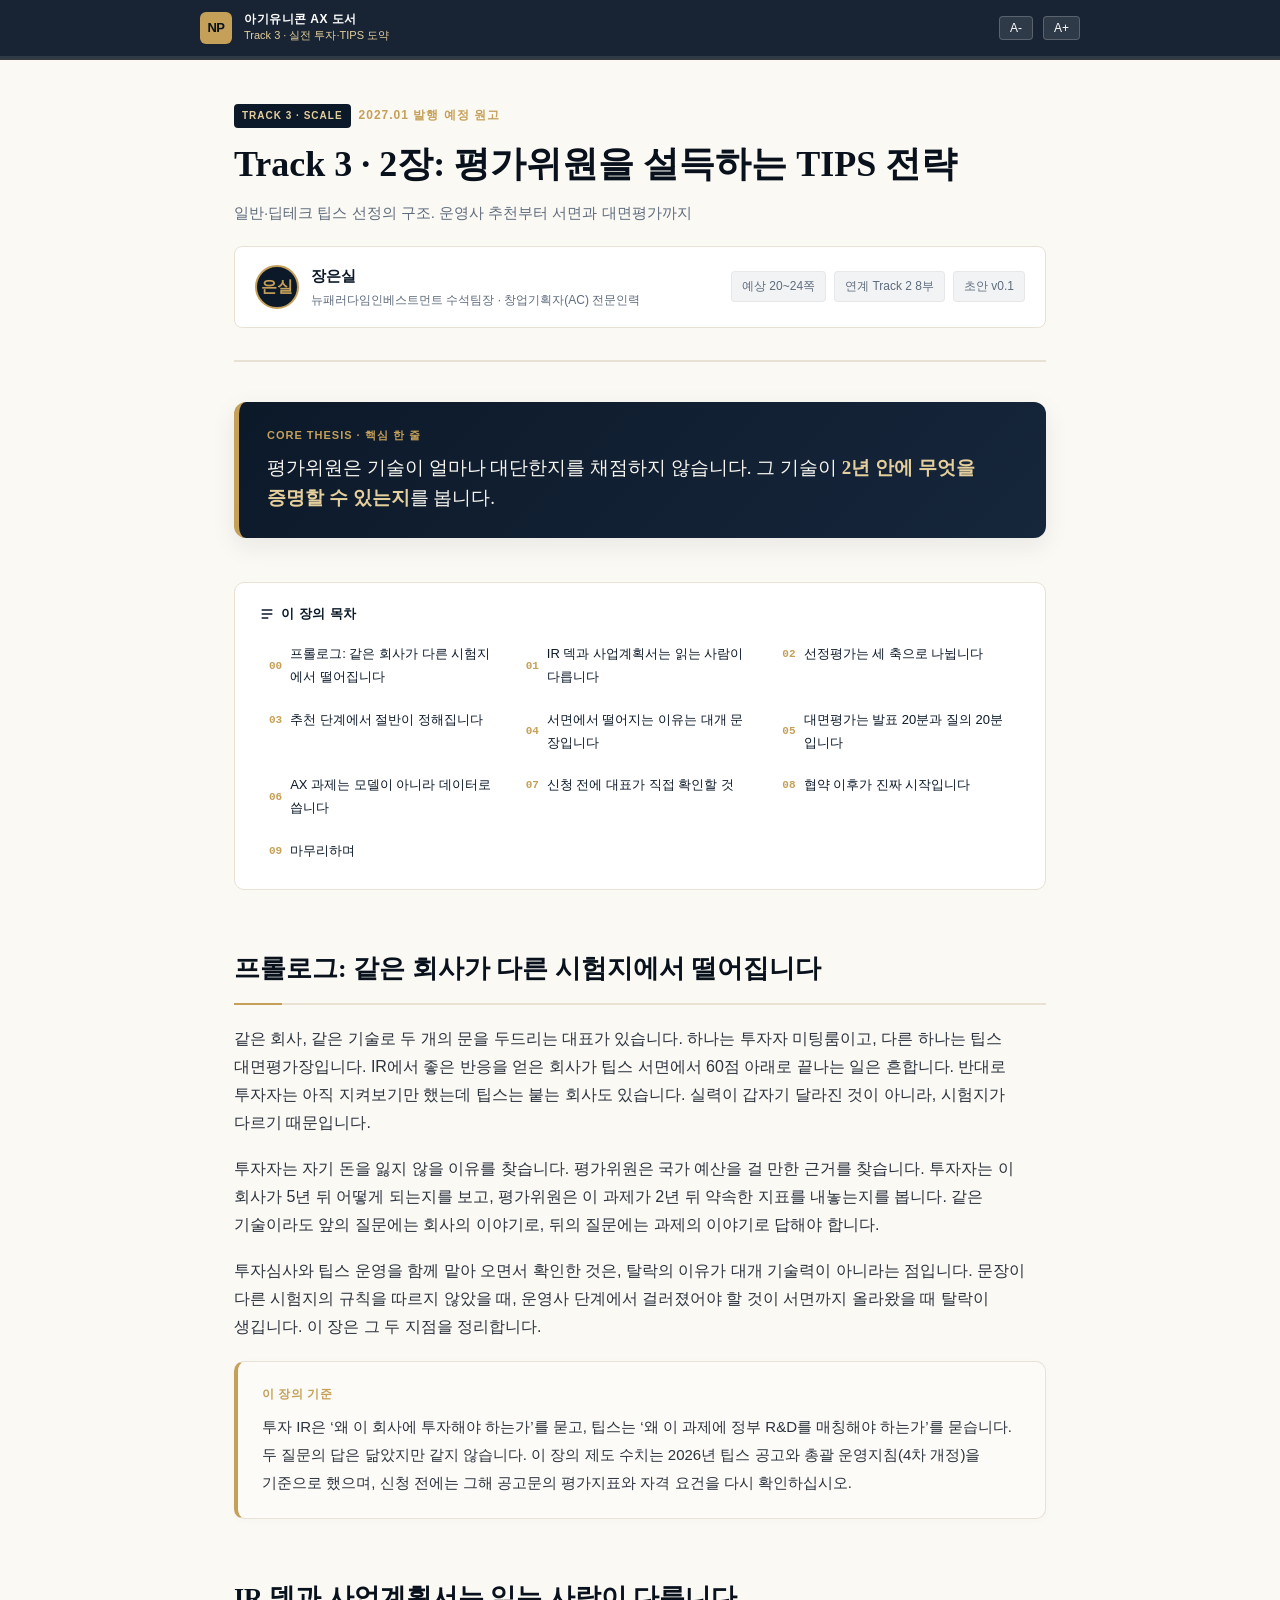
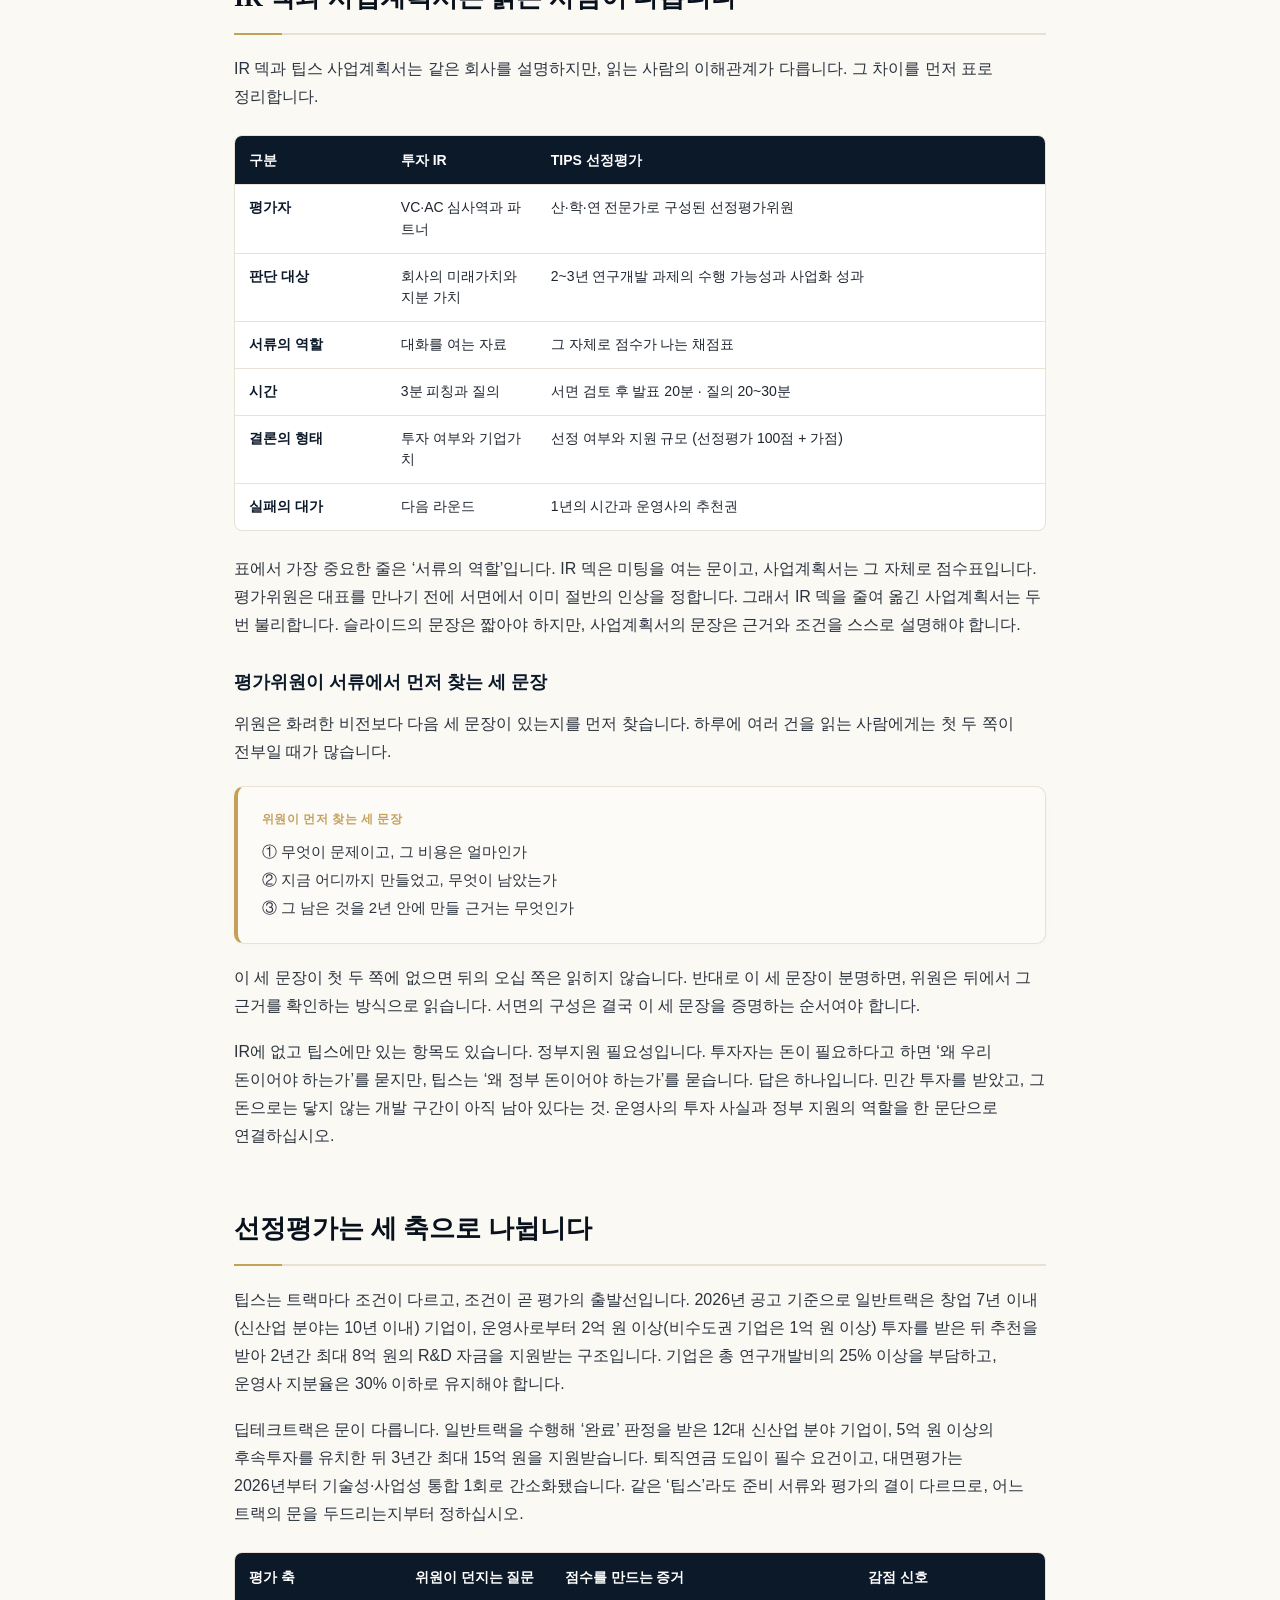
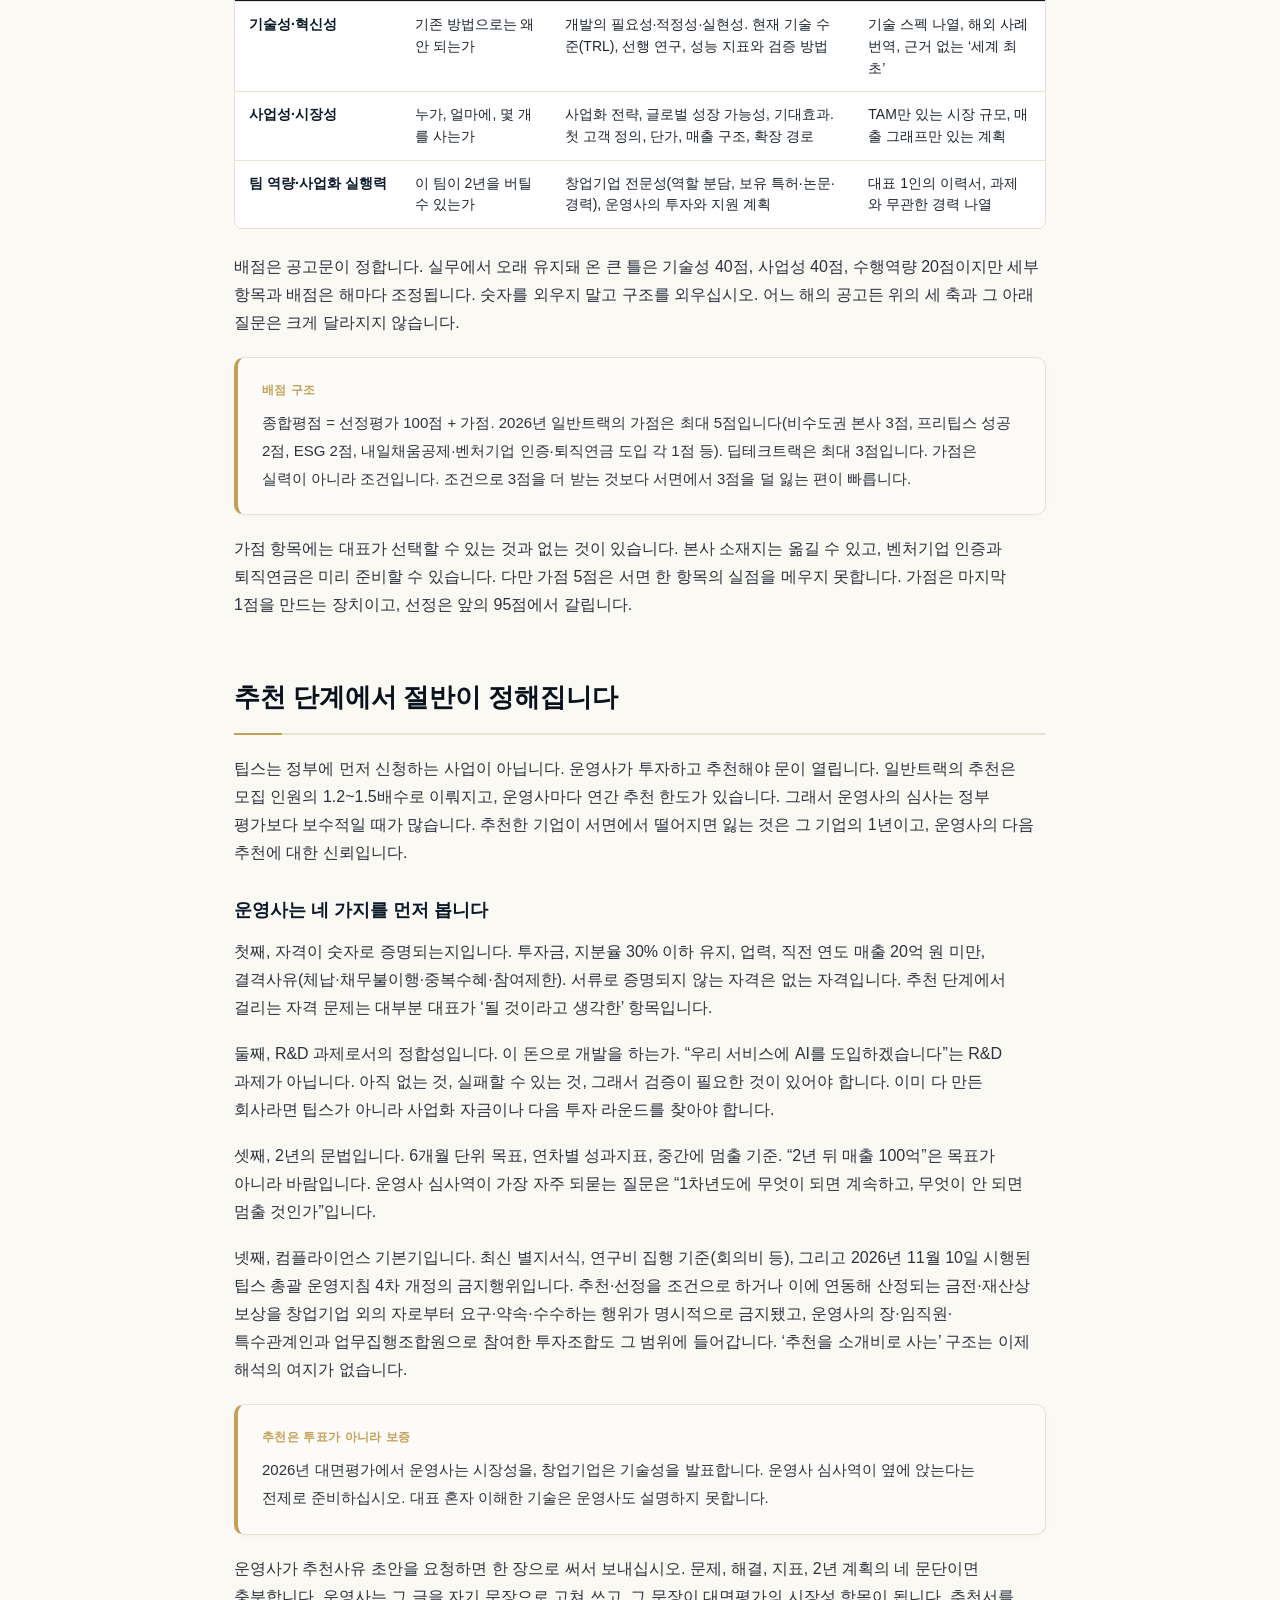
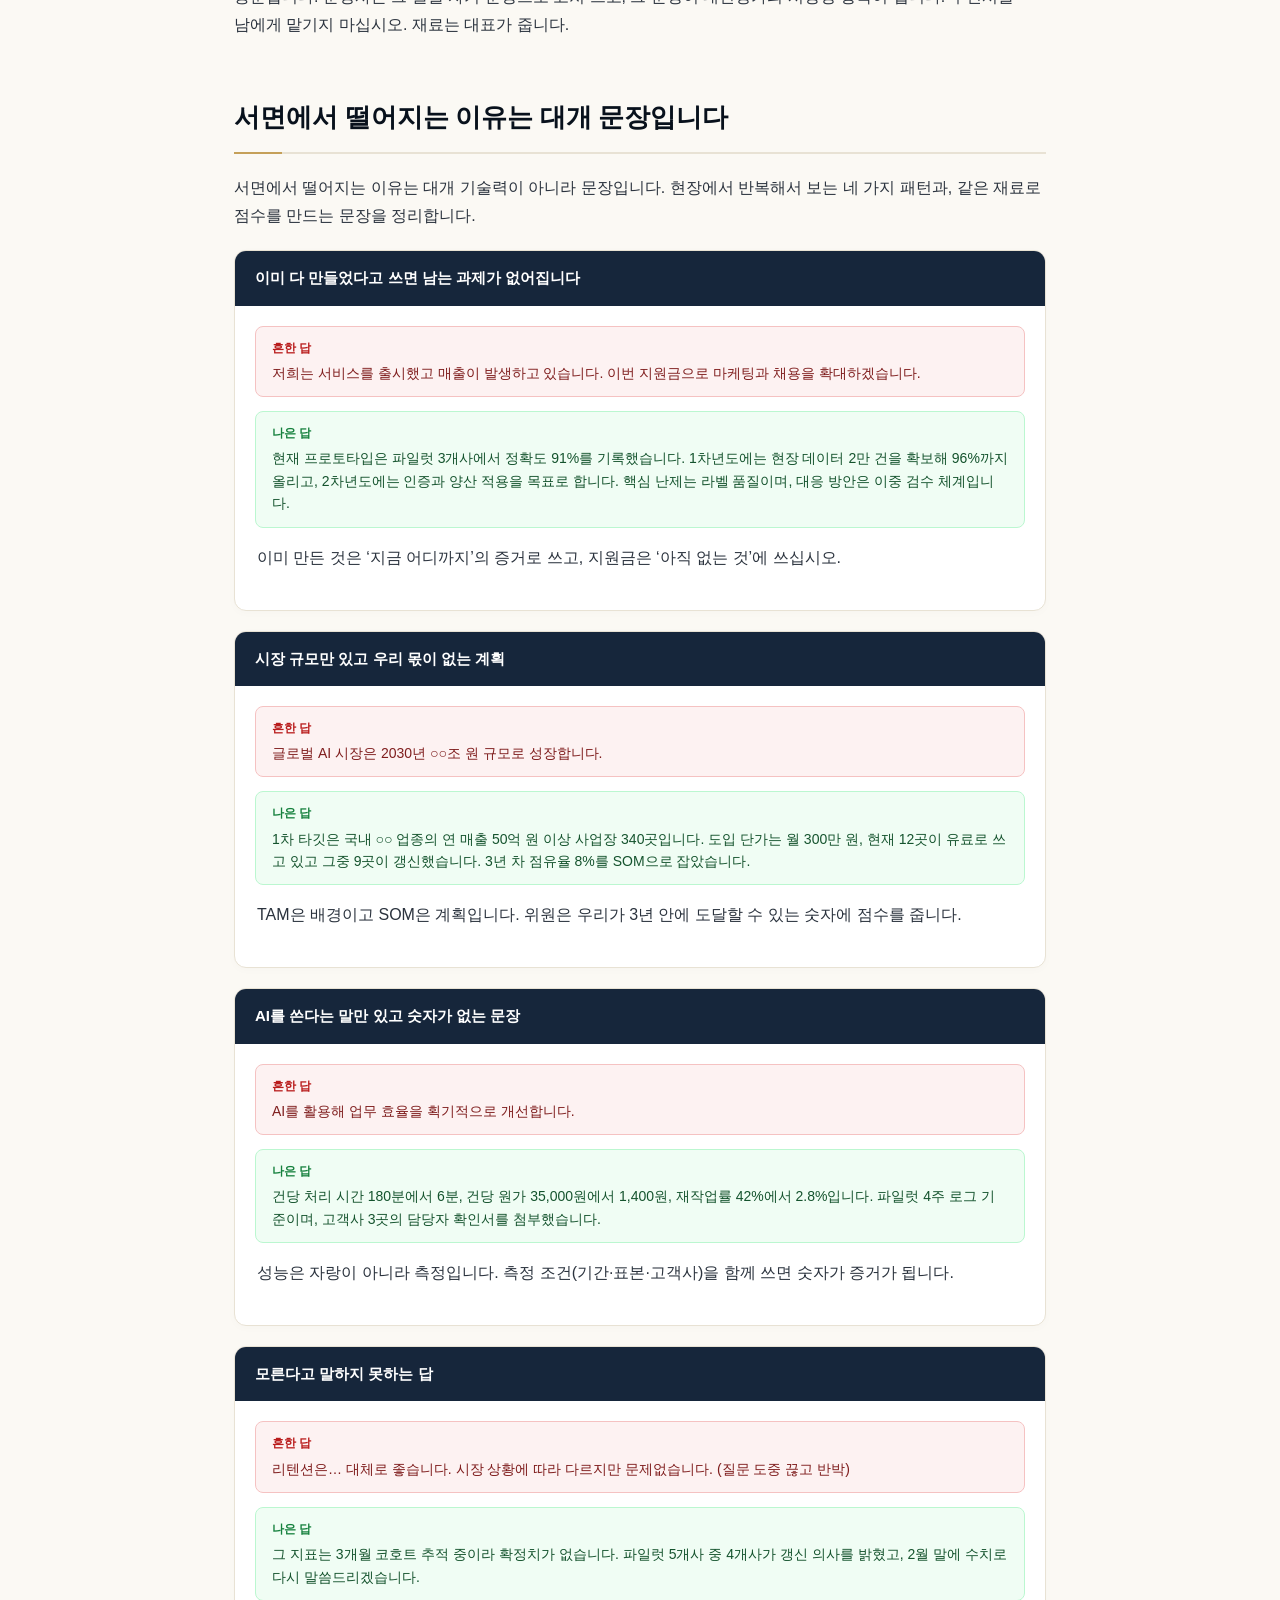
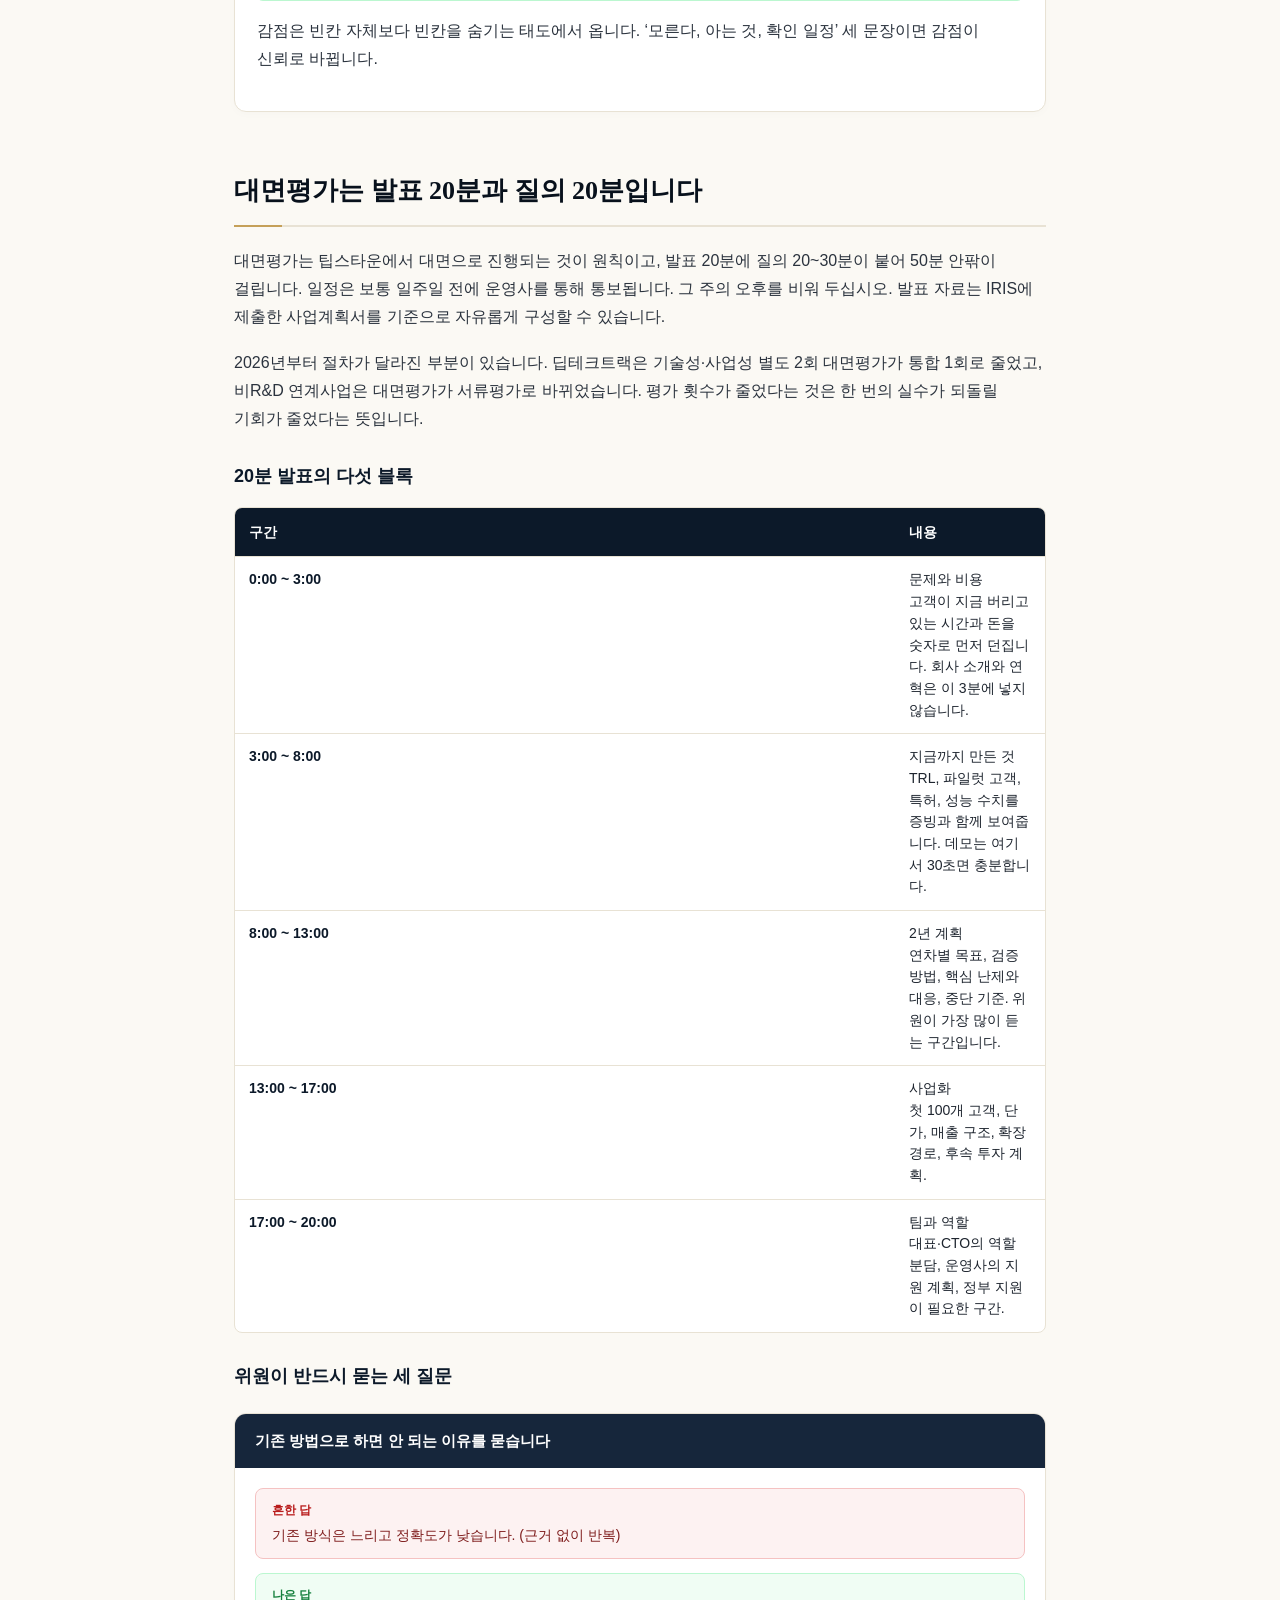
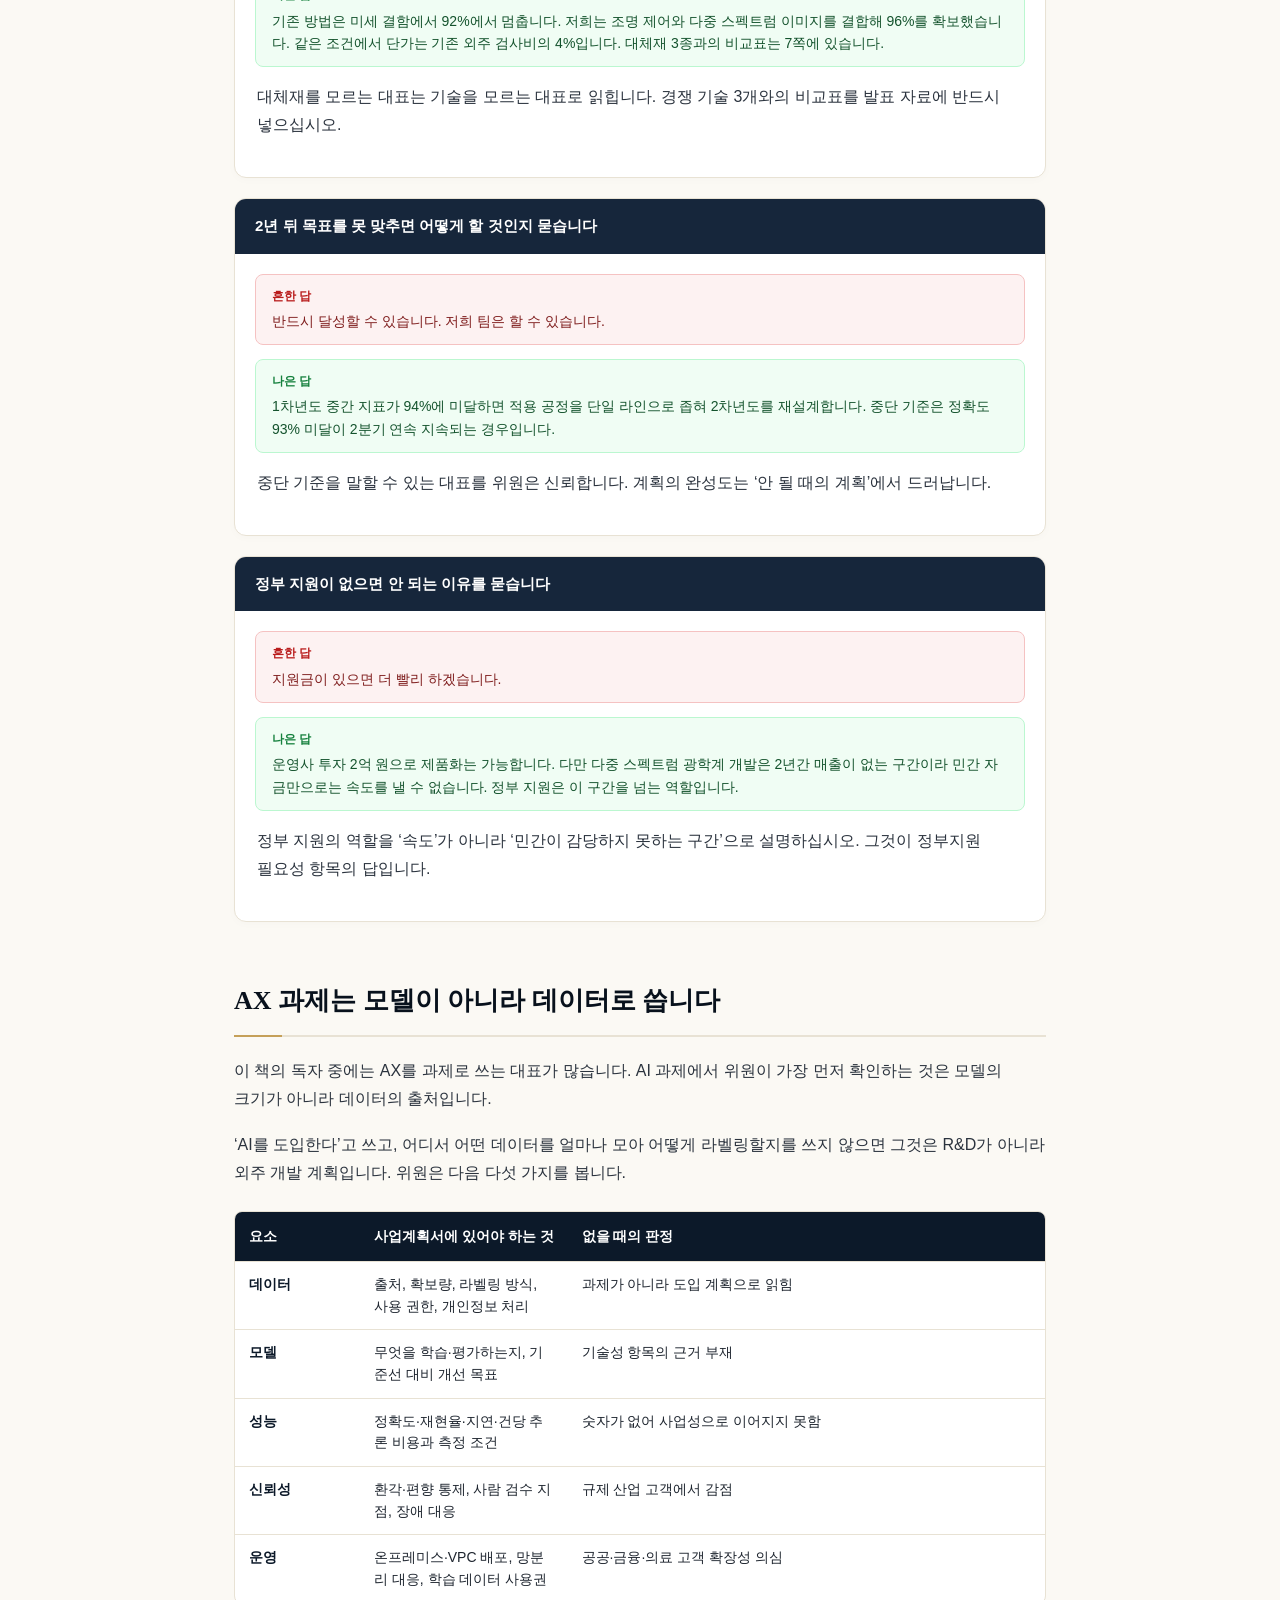
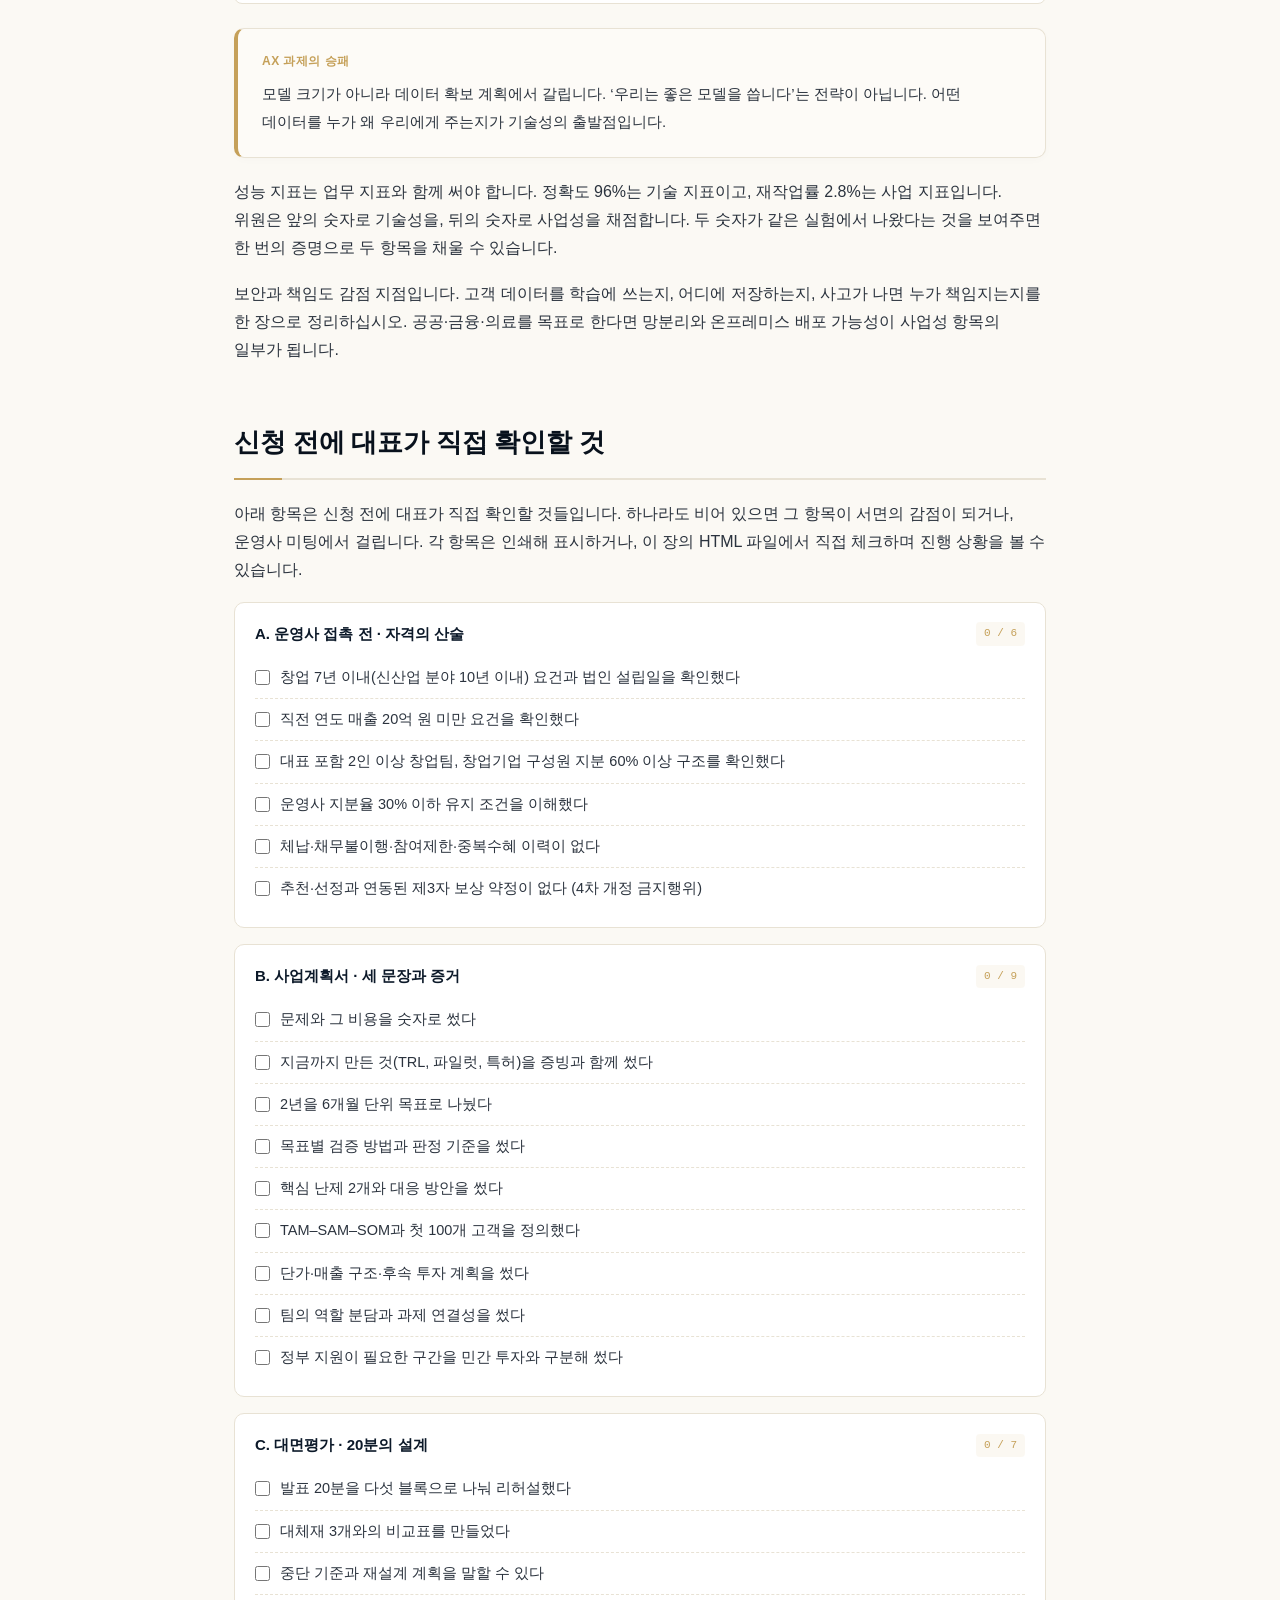
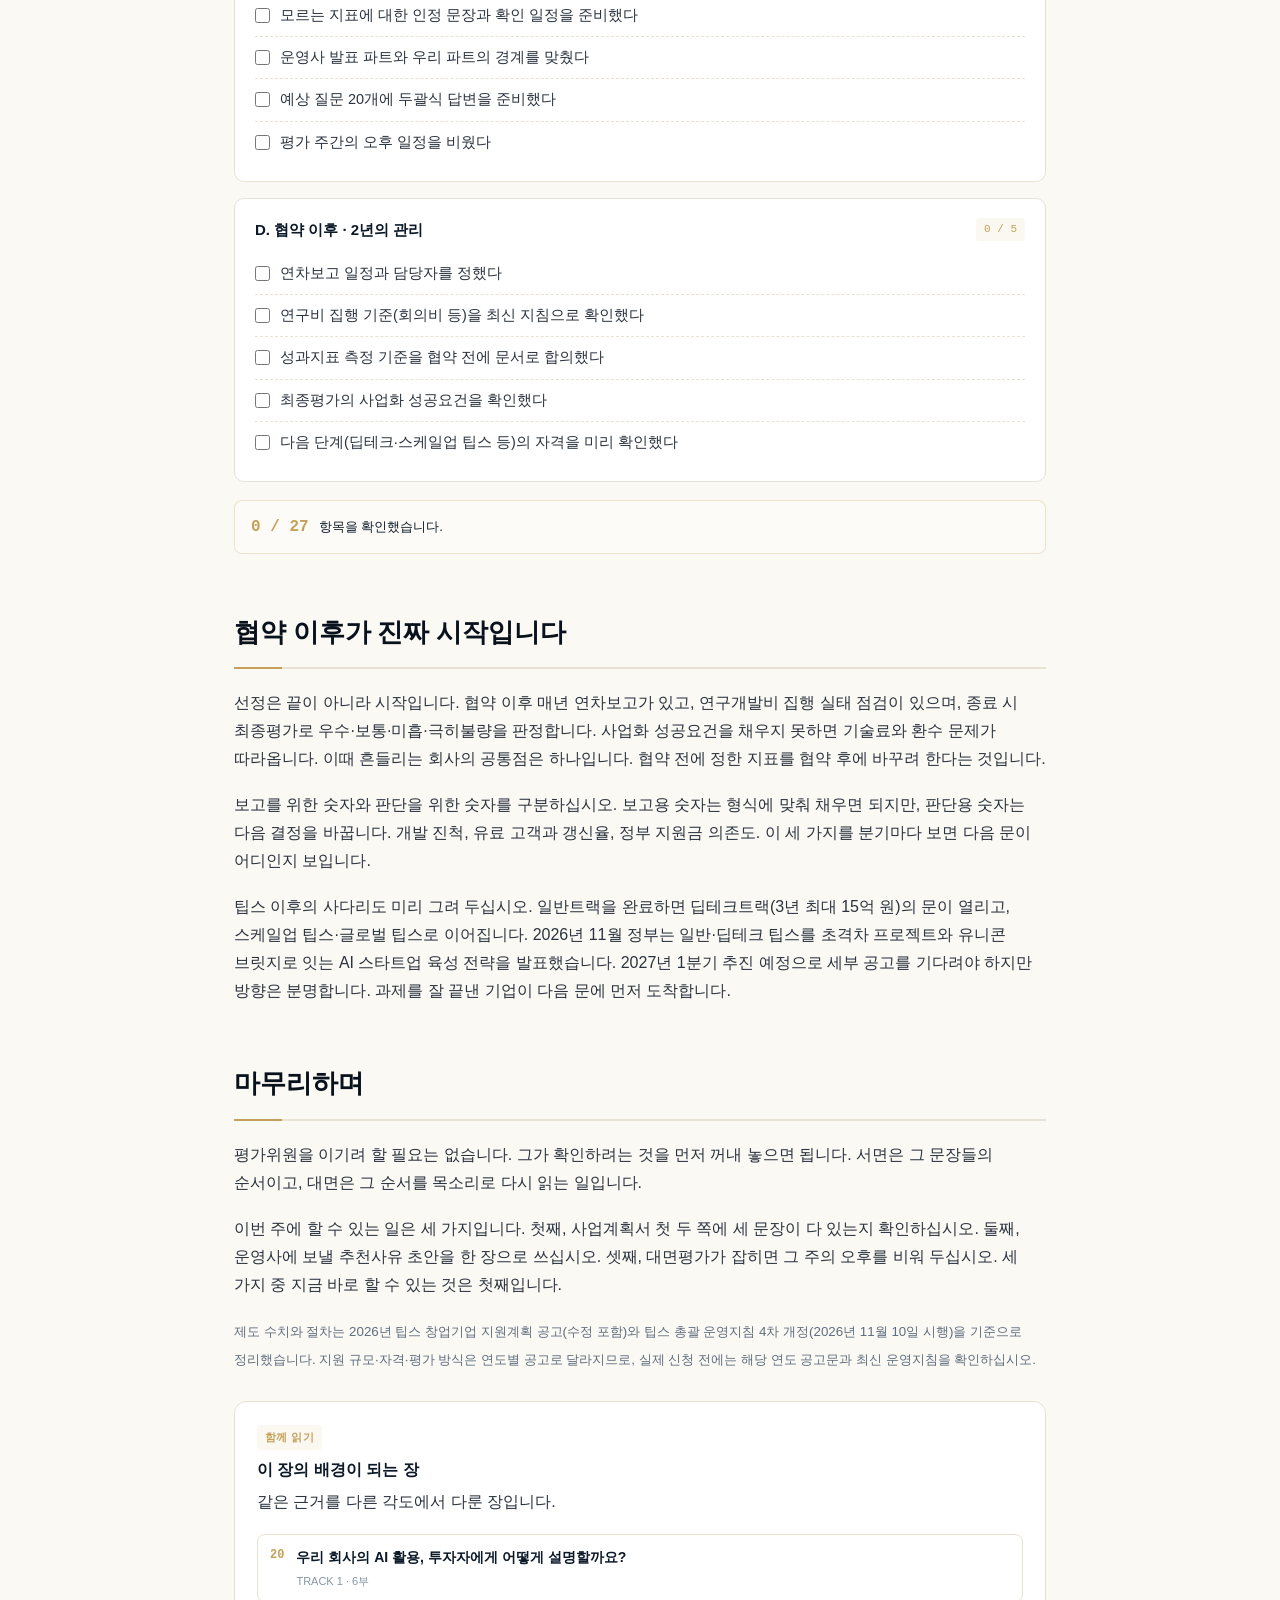
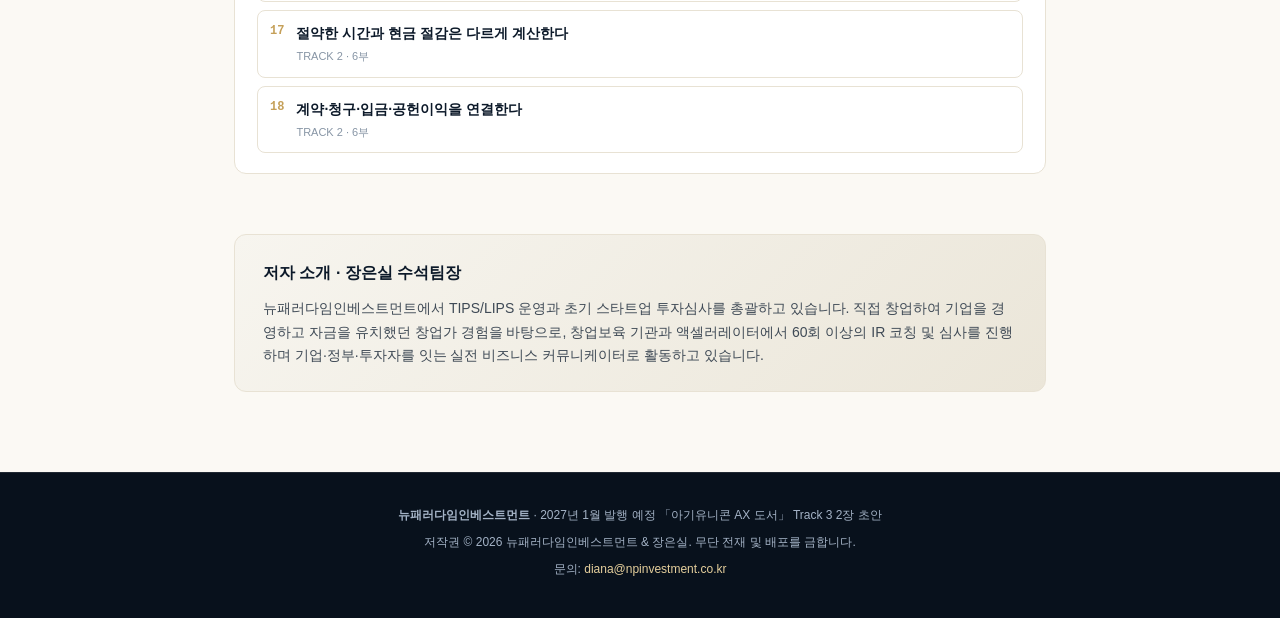
<file: track3-tips.html>
<!doctype html>
<html lang="ko">
<head>
<meta charset="utf-8">
<meta name="viewport" content="width=device-width, initial-scale=1, viewport-fit=cover">
<meta name="theme-color" content="#0c1929">
<title>Track 3 · 2장: 평가위원을 설득하는 TIPS 전략 | 뉴패러다임인베스트먼트</title>
<meta name="description" content="뉴패러다임인베스트먼트 2027 아기유니콘 AX 도서 Track 3 2장. 장은실 수석팀장이 정리한 일반·딥테크 팁스 선정의 구조. 운영사 추천 요건, 세 가지 평가축, 감점 패턴과 대면평가 설계, 대표용 준비 체크리스트 27항.">
<style>
/* ==========================================================================
   New Paradigm Investment · 2027 AX Book · Track 3 Chapter 1
   Editorial Reader Design System (Navy / Gold / Cream / Charcoal)
   ========================================================================== */
:root {
  --navy-dark: #08111c;
  --navy: #0c1929;
  --navy-light: #16263b;
  --gold: #c5a059;
  --gold-light: #e5cf9c;
  --gold-bg: rgba(197, 160, 89, 0.08);
  --gold-border: rgba(197, 160, 89, 0.28);
  --bg: #fbf9f4;
  --card-bg: #ffffff;
  --text: #1e252f;
  --text-muted: #5e6c7d;
  --text-light: #8795a5;
  --border: #e8e2d4;
  --danger-bg: #fdf2f2;
  --danger-border: #f5c2c2;
  --danger-text: #b91c1c;
  --success-bg: #f0fdf4;
  --success-border: #bbf7d0;
  --success-text: #15803d;
  --serif: "Noto Serif KR", "Batang", "Song Myung", serif;
  --sans: -apple-system, BlinkMacSystemFont, "Pretendard", "Apple SD Gothic Neo", "Malgun Gothic", sans-serif;
  --mono: ui-monospace, SFMono-Regular, Menlo, Monaco, Consolas, monospace;
}

* { box-sizing: border-box; margin: 0; padding: 0; }
html {
  font-size: 16px;
  background: var(--bg);
  color: var(--text);
  font-family: var(--sans);
  line-height: 1.75;
  -webkit-font-smoothing: antialiased;
  scroll-behavior: smooth;
}

body {
  min-height: 100vh;
  display: flex;
  flex-direction: column;
}

/* Header & Progress */
.header {
  position: sticky;
  top: 0;
  z-index: 100;
  background: rgba(12, 25, 41, 0.95);
  backdrop-filter: blur(12px);
  -webkit-backdrop-filter: blur(12px);
  color: #fff;
  border-bottom: 1px solid rgba(197, 160, 89, 0.2);
}
.header__inner {
  max-width: 920px;
  margin: 0 auto;
  padding: 12px 20px;
  display: flex;
  align-items: center;
  justify-content: space-between;
}
.brand {
  display: flex;
  align-items: center;
  gap: 12px;
  text-decoration: none;
  color: inherit;
}
.brand__logo {
  display: inline-flex;
  align-items: center;
  justify-content: center;
  width: 32px;
  height: 32px;
  background: var(--gold);
  color: var(--navy-dark);
  font-weight: 900;
  font-size: 13px;
  border-radius: 6px;
  letter-spacing: -0.5px;
}
.brand__meta {
  font-size: 12px;
  line-height: 1.3;
}
.brand__meta strong {
  display: block;
  font-weight: 700;
  color: #fff;
  letter-spacing: 0.5px;
}
.brand__meta span {
  color: var(--gold-light);
  font-size: 11px;
}
.header__actions {
  display: flex;
  align-items: center;
  gap: 10px;
}
.btn-font {
  background: rgba(255, 255, 255, 0.1);
  border: 1px solid rgba(255, 255, 255, 0.2);
  color: #fff;
  padding: 4px 10px;
  border-radius: 4px;
  font-size: 12px;
  cursor: pointer;
  transition: all 0.2s;
}
.btn-font:hover { background: rgba(255, 255, 255, 0.2); }
.progress-bar {
  height: 3px;
  background: rgba(255, 255, 255, 0.1);
  width: 100%;
}
.progress-fill {
  height: 100%;
  width: 0%;
  background: linear-gradient(90deg, var(--gold), #f3e4bc);
  transition: width 0.1s;
}

/* Article Shell */
.shell {
  max-width: 860px;
  margin: 0 auto;
  padding: 40px 24px 80px;
  flex: 1;
}

/* Hero Section */
.hero {
  margin-bottom: 40px;
  padding-bottom: 32px;
  border-bottom: 2px solid var(--border);
}
.hero__kicker {
  display: inline-flex;
  align-items: center;
  gap: 8px;
  font-size: 12px;
  font-weight: 700;
  letter-spacing: 1px;
  text-transform: uppercase;
  color: var(--gold);
  margin-bottom: 12px;
}
.kicker-pill {
  background: var(--navy);
  color: var(--gold-light);
  padding: 3px 8px;
  border-radius: 4px;
  font-size: 10px;
}
.hero__title {
  font-family: var(--serif);
  font-size: clamp(24px, 4vw, 36px);
  line-height: 1.35;
  color: var(--navy-dark);
  margin-bottom: 20px;
  word-break: keep-all;
}
.hero__author {
  display: flex;
  align-items: center;
  justify-content: space-between;
  flex-wrap: wrap;
  gap: 12px;
  padding: 16px 20px;
  background: var(--card-bg);
  border: 1px solid var(--border);
  border-radius: 8px;
}
.author-profile {
  display: flex;
  align-items: center;
  gap: 12px;
}
.author-avatar {
  width: 44px;
  height: 44px;
  border-radius: 50%;
  background: var(--navy);
  color: var(--gold);
  display: flex;
  align-items: center;
  justify-content: center;
  font-weight: 700;
  font-size: 16px;
  border: 2px solid var(--gold);
}
.author-info h4 {
  font-size: 15px;
  font-weight: 700;
  color: var(--navy);
}
.author-info p {
  font-size: 12px;
  color: var(--text-muted);
}
.chapter-meta {
  display: flex;
  gap: 8px;
  font-size: 12px;
  color: var(--text-muted);
}
.meta-chip {
  background: rgba(12, 25, 41, 0.05);
  padding: 4px 10px;
  border-radius: 4px;
  border: 1px solid rgba(0, 0, 0, 0.05);
}

/* Key Takeaway Callout */
.takeaway {
  background: linear-gradient(135deg, var(--navy) 0%, var(--navy-light) 100%);
  color: #fff;
  padding: 24px 28px;
  border-radius: 12px;
  margin: 32px 0 44px;
  border-left: 5px solid var(--gold);
  box-shadow: 0 8px 24px rgba(12, 25, 41, 0.08);
}
.takeaway__label {
  font-size: 11px;
  font-weight: 700;
  letter-spacing: 1px;
  color: var(--gold);
  text-transform: uppercase;
  margin-bottom: 8px;
}
.takeaway__quote {
  font-family: var(--serif);
  font-size: clamp(16px, 2.5vw, 19px);
  line-height: 1.6;
  color: #f7f5ef;
  word-break: keep-all;
}
.takeaway__quote strong {
  color: var(--gold-light);
}

/* Table of Contents Floating/Nav */
.toc-box {
  background: var(--card-bg);
  border: 1px solid var(--border);
  border-radius: 10px;
  padding: 20px 24px;
  margin-bottom: 44px;
}
.toc-box h3 {
  font-size: 13px;
  font-weight: 800;
  color: var(--navy);
  letter-spacing: 0.5px;
  margin-bottom: 12px;
  display: flex;
  align-items: center;
  gap: 6px;
}
.toc-list {
  list-style: none;
  display: grid;
  grid-template-columns: repeat(auto-fit, minmax(240px, 1fr));
  gap: 8px;
}
.toc-list a {
  display: flex;
  align-items: center;
  gap: 8px;
  font-size: 13px;
  color: var(--navy);
  text-decoration: none;
  padding: 6px 10px;
  border-radius: 6px;
  transition: all 0.2s;
}
.toc-list a:hover {
  background: var(--gold-bg);
  color: var(--gold);
}
.toc-num {
  font-family: var(--mono);
  font-size: 11px;
  font-weight: 700;
  color: var(--gold);
}

/* Content Elements */
.content h2 {
  font-family: var(--serif);
  font-size: clamp(20px, 3vw, 26px);
  color: var(--navy-dark);
  margin: 56px 0 20px;
  padding-bottom: 12px;
  border-bottom: 2px solid var(--border);
  position: relative;
  word-break: keep-all;
}
.content h2::after {
  content: "";
  position: absolute;
  bottom: -2px;
  left: 0;
  width: 48px;
  height: 2px;
  background: var(--gold);
}
.content h3 {
  font-size: 18px;
  color: var(--navy);
  margin: 28px 0 12px;
  font-weight: 700;
  word-break: keep-all;
}
.content p {
  font-size: 16px;
  margin-bottom: 18px;
  color: #2b333e;
  word-break: keep-all;
}
.content strong {
  color: var(--navy-dark);
  font-weight: 700;
}

/* Card Boxes */
.card-box {
  background: var(--card-bg);
  border: 1px solid var(--border);
  border-radius: 10px;
  padding: 22px 24px;
  margin: 20px 0;
  box-shadow: 0 2px 8px rgba(0, 0, 0, 0.02);
}
.card-box--gold {
  border-left: 4px solid var(--gold);
  background: #fdfbf7;
}

/* 12-Slide Table */
.table-wrap {
  overflow-x: auto;
  margin: 24px 0;
  border: 1px solid var(--border);
  border-radius: 8px;
  background: var(--card-bg);
}
table {
  width: 100%;
  border-collapse: collapse;
  font-size: 14px;
  text-align: left;
}
th {
  background: var(--navy);
  color: #fff;
  padding: 12px 14px;
  font-weight: 700;
  white-space: nowrap;
}
th:first-child { width: 50px; text-align: center; }
th:nth-child(2) { width: 150px; }
td {
  padding: 12px 14px;
  border-top: 1px solid var(--border);
  vertical-align: top;
  line-height: 1.55;
}
tr:hover td { background: rgba(197, 160, 89, 0.04); }
td:first-child {
  text-align: center;
  font-family: var(--mono);
  font-weight: 700;
  color: var(--navy);
}
td strong {
  color: var(--navy);
}
td.danger {
  color: var(--danger-text);
  font-size: 13px;
}

/* 3 Stat Cards */
.stat-grid {
  display: grid;
  grid-template-columns: repeat(auto-fit, minmax(240px, 1fr));
  gap: 16px;
  margin: 24px 0 32px;
}
.stat-card {
  background: var(--card-bg);
  border: 1px solid var(--border);
  border-radius: 10px;
  padding: 20px;
  position: relative;
  transition: transform 0.2s, box-shadow 0.2s;
}
.stat-card:hover {
  transform: translateY(-2px);
  box-shadow: 0 8px 20px rgba(12, 25, 41, 0.06);
}
.stat-card__badge {
  display: inline-block;
  font-size: 11px;
  font-weight: 800;
  color: var(--gold);
  background: var(--gold-bg);
  padding: 2px 8px;
  border-radius: 4px;
  margin-bottom: 8px;
}
.stat-card__title {
  font-size: 16px;
  font-weight: 700;
  color: var(--navy);
  margin-bottom: 10px;
}
.stat-card__num {
  font-family: var(--mono);
  font-size: 28px;
  font-weight: 900;
  color: var(--navy-dark);
  line-height: 1.1;
  margin-bottom: 10px;
}
.stat-card__desc {
  font-size: 13px;
  color: var(--text-muted);
  line-height: 1.5;
}

/* Counterargument Cards */
.qa-card {
  background: var(--card-bg);
  border: 1px solid var(--border);
  border-radius: 12px;
  margin: 20px 0;
  overflow: hidden;
  box-shadow: 0 2px 10px rgba(0, 0, 0, 0.02);
}
.qa-card__head {
  background: var(--navy-light);
  color: #fff;
  padding: 14px 20px;
  font-weight: 700;
  font-size: 15px;
  display: flex;
  align-items: center;
  gap: 8px;
}
.qa-card__body {
  padding: 20px;
  display: flex;
  flex-direction: column;
  gap: 14px;
}
.qa-resp {
  padding: 12px 16px;
  border-radius: 8px;
  font-size: 14px;
  line-height: 1.6;
}
.qa-resp--bad {
  background: var(--danger-bg);
  border: 1px solid var(--danger-border);
  color: #7f1d1d;
}
.qa-resp--bad strong {
  color: var(--danger-text);
  display: block;
  font-size: 12px;
  margin-bottom: 4px;
}
.qa-resp--good {
  background: var(--success-bg);
  border: 1px solid var(--success-border);
  color: #14532d;
}
.qa-resp--good strong {
  color: var(--success-text);
  display: block;
  font-size: 12px;
  margin-bottom: 4px;
}

/* 3-Minute Timeline */
.timeline {
  display: flex;
  flex-direction: column;
  gap: 16px;
  margin: 24px 0;
}
.time-step {
  display: flex;
  gap: 16px;
  background: var(--card-bg);
  border: 1px solid var(--border);
  border-radius: 10px;
  padding: 18px 20px;
}
.time-badge {
  flex-shrink: 0;
  font-family: var(--mono);
  font-size: 13px;
  font-weight: 800;
  color: var(--gold);
  background: var(--navy);
  padding: 6px 12px;
  border-radius: 6px;
  height: fit-content;
}
.time-content h4 {
  font-size: 15px;
  font-weight: 700;
  color: var(--navy);
  margin-bottom: 6px;
}
.time-content p {
  font-size: 14px;
  color: var(--text-muted);
  margin-bottom: 6px;
}
.time-content .example {
  background: #fdfbf7;
  border-left: 3px solid var(--gold);
  padding: 8px 12px;
  font-size: 13px;
  color: var(--navy);
  font-style: italic;
  margin-top: 6px;
}

/* Foot & Author Bio */
.author-bio {
  background: linear-gradient(135deg, #f7f5ef 0%, #ebe6d9 100%);
  border: 1px solid var(--border);
  border-radius: 12px;
  padding: 24px 28px;
  margin-top: 60px;
}
.author-bio h3 {
  font-size: 16px;
  font-weight: 700;
  color: var(--navy);
  margin-bottom: 10px;
}
.author-bio p {
  font-size: 14px;
  color: #3f4a56;
  line-height: 1.65;
}

.footer {
  background: var(--navy-dark);
  color: #a4b3c6;
  padding: 32px 20px;
  text-align: center;
  font-size: 12px;
  margin-top: auto;
  border-top: 1px solid rgba(255, 255, 255, 0.1);
}
.footer p { margin-bottom: 6px; }
.footer a { color: var(--gold-light); text-decoration: none; }

/* Responsive adjustments */
@media (max-width: 640px) {
  .shell { padding: 24px 16px 60px; }
  .time-step { flex-direction: column; gap: 8px; }
  .stat-grid { grid-template-columns: 1fr; }
  th, td { font-size: 13px; padding: 10px 8px; }
}

/* ---------- chapter 2 additions ---------- */
.table-wrap--wide th:first-child { width: auto; text-align: left; }
.table-wrap--wide td:first-child { text-align: left; font-family: var(--sans); font-weight: 400; color: inherit; }
.content h3 + .table-wrap { margin-top: 14px; }
.qa-note { font-size: 13px; color: var(--text-muted); margin: 2px 0 0; padding-left: 2px; }
.check-group { background: var(--card-bg); border: 1px solid var(--border); border-radius: 10px; padding: 18px 20px; margin: 16px 0; }
.check-group__head { display: flex; align-items: center; justify-content: space-between; gap: 10px; margin-bottom: 10px; }
.check-group__title { font-size: 15px; font-weight: 700; color: var(--navy); }
.check-group__count { font-family: var(--mono); font-size: 11px; color: var(--gold); background: var(--gold-bg); padding: 2px 8px; border-radius: 4px; }
.check-list { list-style: none; display: flex; flex-direction: column; }
.check-item { list-style: none; border-bottom: 1px dashed var(--border); }
.check-item__label { display: flex; gap: 10px; align-items: flex-start; padding: 9px 0; font-size: 14.5px; line-height: 1.6; color: #2b333e; cursor: pointer; }
.check-item:last-child { border-bottom: 0; }
.check-item input { margin-top: 4px; width: 15px; height: 15px; accent-color: var(--gold); flex-shrink: 0; }
.check-item.done span, .check-item__label.done span { color: var(--text-light); text-decoration: line-through; }
.check-total { display: flex; align-items: center; gap: 10px; font-size: 13px; color: var(--navy); background: #fdfbf7; border: 1px solid var(--gold-border); border-radius: 8px; padding: 12px 16px; margin-top: 18px; }
.check-total strong { font-family: var(--mono); font-size: 16px; color: var(--gold); }
/* shared blocks · Track 3 톤 통일본 */
.table-wrap.tx-table th:first-child, .table-wrap.tx-table td:first-child { width: auto; text-align: left; font-family: inherit; white-space: nowrap; }
.table-wrap.tx-table table { min-width: 560px; }
.pair-card { background: var(--card-bg); border: 1px solid var(--border); border-radius: 12px; padding: 20px 22px; margin: 30px 0 0; }
.pair-card h3 { font-size: 16px; color: var(--navy); margin: 6px 0 4px; }
.pair-card__head { margin-bottom: 2px; }
.pair-card__sub { font-size: 13px; color: var(--text-muted); margin-bottom: 12px; }
.pair-card__links { display: grid; gap: 8px; }
.pair-link { display: flex; gap: 12px; align-items: flex-start; padding: 10px 12px; border: 1px solid var(--border); border-radius: 8px; text-decoration: none; color: var(--navy); }
.pair-link__no { font-family: var(--mono); font-size: 12px; font-weight: 700; color: var(--gold); }
.pair-link__title { display: block; font-size: 14px; font-weight: 600; }
.pair-link__track { display: block; font-size: 11px; color: var(--text-light); margin-top: 2px; }
.chip { display: inline-block; font-size: 11px; font-weight: 800; letter-spacing: .04em; padding: 3px 8px; border-radius: 4px; }
.chip--gold { color: var(--gold); background: var(--gold-bg); }
</style>
</head>
<body>

<header class="header">
  <div class="header__inner">
    <a class="brand" href="#top">
      <span class="brand__logo">NP</span>
      <div class="brand__meta">
        <strong>아기유니콘 AX 도서</strong>
        <span>Track 3 · 실전 투자·TIPS 도약</span>
      </div>
    </a>
    <div class="header__actions">
      <button class="btn-font" onclick="adjustFont(-1)" title="글자 작게">A-</button>
      <button class="btn-font" onclick="adjustFont(1)" title="글자 크게">A+</button>
    </div>
  </div>
  <div class="progress-bar"><div class="progress-fill" id="progressFill"></div></div>
</header>

<main class="shell" id="top">

  <section class="hero">
    <div class="hero__kicker">
      <span class="kicker-pill">Track 3 · SCALE</span>
      <span>2027.01 발행 예정 원고</span>
    </div>
    <h1 class="hero__title">Track 3 · 2장: 평가위원을 설득하는 TIPS 전략</h1>
    <p style="font-size:15px; color:var(--text-muted); margin:-8px 0 20px; word-break:keep-all;">일반·딥테크 팁스 선정의 구조. 운영사 추천부터 서면과 대면평가까지</p>
    <div class="hero__author">
      <div class="author-profile">
        <div class="author-avatar">은실</div>
        <div class="author-info">
          <h4>장은실</h4>
          <p>뉴패러다임인베스트먼트 수석팀장 · 창업기획자(AC) 전문인력</p>
        </div>
      </div>
      <div class="chapter-meta">
        <span class="meta-chip">예상 20~24쪽</span>
        <span class="meta-chip">연계 Track 2 8부</span>
        <span class="meta-chip">초안 v0.1</span>
      </div>
    </div>
  </section>

  <aside class="takeaway">
    <div class="takeaway__label">Core Thesis · 핵심 한 줄</div>
    <div class="takeaway__quote">
      평가위원은 기술이 얼마나 대단한지를 채점하지 않습니다. 그 기술이 <strong>2년 안에 무엇을 증명할 수 있는지</strong>를 봅니다.
    </div>
  </aside>

  <nav class="toc-box" aria-label="목차">
    <h3>
      <svg width="16" height="16" viewBox="0 0 24 24" fill="none" stroke="currentColor" stroke-width="2"><path d="M4 6h16M4 12h16M4 18h10"/></svg>
      이 장의 목차
    </h3>
    <ul class="toc-list">
      <li><a href="#prologue"><span class="toc-num">00</span> 프롤로그: 같은 회사가 다른 시험지에서 떨어집니다</a></li>
      <li><a href="#sec-01"><span class="toc-num">01</span> IR 덱과 사업계획서는 읽는 사람이 다릅니다</a></li>
      <li><a href="#sec-02"><span class="toc-num">02</span> 선정평가는 세 축으로 나뉩니다</a></li>
      <li><a href="#sec-03"><span class="toc-num">03</span> 추천 단계에서 절반이 정해집니다</a></li>
      <li><a href="#sec-04"><span class="toc-num">04</span> 서면에서 떨어지는 이유는 대개 문장입니다</a></li>
      <li><a href="#sec-05"><span class="toc-num">05</span> 대면평가는 발표 20분과 질의 20분입니다</a></li>
      <li><a href="#sec-06"><span class="toc-num">06</span> AX 과제는 모델이 아니라 데이터로 씁니다</a></li>
      <li><a href="#sec-07"><span class="toc-num">07</span> 신청 전에 대표가 직접 확인할 것</a></li>
      <li><a href="#sec-08"><span class="toc-num">08</span> 협약 이후가 진짜 시작입니다</a></li>
      <li><a href="#sec-09"><span class="toc-num">09</span> 마무리하며</a></li>
    </ul>
  </nav>

  <article class="content">
    <section id="prologue"><h2>프롤로그: 같은 회사가 다른 시험지에서 떨어집니다</h2>
    <p>같은 회사, 같은 기술로 두 개의 문을 두드리는 대표가 있습니다. 하나는 투자자 미팅룸이고, 다른 하나는 팁스 대면평가장입니다. IR에서 좋은 반응을 얻은 회사가 팁스 서면에서 60점 아래로 끝나는 일은 흔합니다. 반대로 투자자는 아직 지켜보기만 했는데 팁스는 붙는 회사도 있습니다. 실력이 갑자기 달라진 것이 아니라, 시험지가 다르기 때문입니다.</p>
    <p>투자자는 자기 돈을 잃지 않을 이유를 찾습니다. 평가위원은 국가 예산을 걸 만한 근거를 찾습니다. 투자자는 이 회사가 5년 뒤 어떻게 되는지를 보고, 평가위원은 이 과제가 2년 뒤 약속한 지표를 내놓는지를 봅니다. 같은 기술이라도 앞의 질문에는 회사의 이야기로, 뒤의 질문에는 과제의 이야기로 답해야 합니다.</p>
    <p>투자심사와 팁스 운영을 함께 맡아 오면서 확인한 것은, 탈락의 이유가 대개 기술력이 아니라는 점입니다. 문장이 다른 시험지의 규칙을 따르지 않았을 때, 운영사 단계에서 걸러졌어야 할 것이 서면까지 올라왔을 때 탈락이 생깁니다. 이 장은 그 두 지점을 정리합니다.</p>
    <div class="card-box card-box--gold"><p style="margin:0 0 8px; font-size:12px; font-weight:700; letter-spacing:0.04em; color:var(--gold);">이 장의 기준</p><p style="margin:0; font-size:15px; line-height:1.85;">투자 IR은 ‘왜 이 회사에 투자해야 하는가’를 묻고, 팁스는 ‘왜 이 과제에 정부 R&amp;D를 매칭해야 하는가’를 묻습니다. 두 질문의 답은 닮았지만 같지 않습니다. 이 장의 제도 수치는 2026년 팁스 공고와 총괄 운영지침(4차 개정)을 기준으로 했으며, 신청 전에는 그해 공고문의 평가지표와 자격 요건을 다시 확인하십시오.</p></div>
    </section>
    <section id="sec-01"><h2>IR 덱과 사업계획서는 읽는 사람이 다릅니다</h2>
    <p>IR 덱과 팁스 사업계획서는 같은 회사를 설명하지만, 읽는 사람의 이해관계가 다릅니다. 그 차이를 먼저 표로 정리합니다.</p>
    <div class="table-wrap tx-table"><table><thead><tr><th>구분</th><th>투자 IR</th><th>TIPS 선정평가</th></tr></thead><tbody><tr><td>평가자</td><td>VC·AC 심사역과 파트너</td><td>산·학·연 전문가로 구성된 선정평가위원</td></tr><tr><td>판단 대상</td><td>회사의 미래가치와 지분 가치</td><td>2~3년 연구개발 과제의 수행 가능성과 사업화 성과</td></tr><tr><td>서류의 역할</td><td>대화를 여는 자료</td><td>그 자체로 점수가 나는 채점표</td></tr><tr><td>시간</td><td>3분 피칭과 질의</td><td>서면 검토 후 발표 20분 · 질의 20~30분</td></tr><tr><td>결론의 형태</td><td>투자 여부와 기업가치</td><td>선정 여부와 지원 규모 (선정평가 100점 + 가점)</td></tr><tr><td>실패의 대가</td><td>다음 라운드</td><td>1년의 시간과 운영사의 추천권</td></tr></tbody></table></div>
    <p>표에서 가장 중요한 줄은 ‘서류의 역할’입니다. IR 덱은 미팅을 여는 문이고, 사업계획서는 그 자체로 점수표입니다. 평가위원은 대표를 만나기 전에 서면에서 이미 절반의 인상을 정합니다. 그래서 IR 덱을 줄여 옮긴 사업계획서는 두 번 불리합니다. 슬라이드의 문장은 짧아야 하지만, 사업계획서의 문장은 근거와 조건을 스스로 설명해야 합니다.</p>
    <h3>평가위원이 서류에서 먼저 찾는 세 문장</h3>
    <p>위원은 화려한 비전보다 다음 세 문장이 있는지를 먼저 찾습니다. 하루에 여러 건을 읽는 사람에게는 첫 두 쪽이 전부일 때가 많습니다.</p>
    <div class="card-box card-box--gold"><p style="margin:0 0 8px; font-size:12px; font-weight:700; letter-spacing:0.04em; color:var(--gold);">위원이 먼저 찾는 세 문장</p><p style="margin:0; font-size:15px; line-height:1.85;">① 무엇이 문제이고, 그 비용은 얼마인가<br>② 지금 어디까지 만들었고, 무엇이 남았는가<br>③ 그 남은 것을 2년 안에 만들 근거는 무엇인가</p></div>
    <p>이 세 문장이 첫 두 쪽에 없으면 뒤의 오십 쪽은 읽히지 않습니다. 반대로 이 세 문장이 분명하면, 위원은 뒤에서 그 근거를 확인하는 방식으로 읽습니다. 서면의 구성은 결국 이 세 문장을 증명하는 순서여야 합니다.</p>
    <p>IR에 없고 팁스에만 있는 항목도 있습니다. 정부지원 필요성입니다. 투자자는 돈이 필요하다고 하면 ‘왜 우리 돈이어야 하는가’를 묻지만, 팁스는 ‘왜 정부 돈이어야 하는가’를 묻습니다. 답은 하나입니다. 민간 투자를 받았고, 그 돈으로는 닿지 않는 개발 구간이 아직 남아 있다는 것. 운영사의 투자 사실과 정부 지원의 역할을 한 문단으로 연결하십시오.</p>
    </section>
    <section id="sec-02"><h2>선정평가는 세 축으로 나뉩니다</h2>
    <p>팁스는 트랙마다 조건이 다르고, 조건이 곧 평가의 출발선입니다. 2026년 공고 기준으로 일반트랙은 창업 7년 이내(신산업 분야는 10년 이내) 기업이, 운영사로부터 2억 원 이상(비수도권 기업은 1억 원 이상) 투자를 받은 뒤 추천을 받아 2년간 최대 8억 원의 R&amp;D 자금을 지원받는 구조입니다. 기업은 총 연구개발비의 25% 이상을 부담하고, 운영사 지분율은 30% 이하로 유지해야 합니다.</p>
    <p>딥테크트랙은 문이 다릅니다. 일반트랙을 수행해 ‘완료’ 판정을 받은 12대 신산업 분야 기업이, 5억 원 이상의 후속투자를 유치한 뒤 3년간 최대 15억 원을 지원받습니다. 퇴직연금 도입이 필수 요건이고, 대면평가는 2026년부터 기술성·사업성 통합 1회로 간소화됐습니다. 같은 ‘팁스’라도 준비 서류와 평가의 결이 다르므로, 어느 트랙의 문을 두드리는지부터 정하십시오.</p>
    <div class="table-wrap tx-table"><table><thead><tr><th>평가 축</th><th>위원이 던지는 질문</th><th>점수를 만드는 증거</th><th>감점 신호</th></tr></thead><tbody><tr><td>기술성·혁신성</td><td>기존 방법으로는 왜 안 되는가</td><td>개발의 필요성·적정성·실현성. 현재 기술 수준(TRL), 선행 연구, 성능 지표와 검증 방법</td><td>기술 스펙 나열, 해외 사례 번역, 근거 없는 ‘세계 최초’</td></tr><tr><td>사업성·시장성</td><td>누가, 얼마에, 몇 개를 사는가</td><td>사업화 전략, 글로벌 성장 가능성, 기대효과. 첫 고객 정의, 단가, 매출 구조, 확장 경로</td><td>TAM만 있는 시장 규모, 매출 그래프만 있는 계획</td></tr><tr><td>팀 역량·사업화 실행력</td><td>이 팀이 2년을 버틸 수 있는가</td><td>창업기업 전문성(역할 분담, 보유 특허·논문·경력), 운영사의 투자와 지원 계획</td><td>대표 1인의 이력서, 과제와 무관한 경력 나열</td></tr></tbody></table></div>
    <p>배점은 공고문이 정합니다. 실무에서 오래 유지돼 온 큰 틀은 기술성 40점, 사업성 40점, 수행역량 20점이지만 세부 항목과 배점은 해마다 조정됩니다. 숫자를 외우지 말고 구조를 외우십시오. 어느 해의 공고든 위의 세 축과 그 아래 질문은 크게 달라지지 않습니다.</p>
    <div class="card-box card-box--gold"><p style="margin:0 0 8px; font-size:12px; font-weight:700; letter-spacing:0.04em; color:var(--gold);">배점 구조</p><p style="margin:0; font-size:15px; line-height:1.85;">종합평점 = 선정평가 100점 + 가점. 2026년 일반트랙의 가점은 최대 5점입니다(비수도권 본사 3점, 프리팁스 성공 2점, ESG 2점, 내일채움공제·벤처기업 인증·퇴직연금 도입 각 1점 등). 딥테크트랙은 최대 3점입니다. 가점은 실력이 아니라 조건입니다. 조건으로 3점을 더 받는 것보다 서면에서 3점을 덜 잃는 편이 빠릅니다.</p></div>
    <p>가점 항목에는 대표가 선택할 수 있는 것과 없는 것이 있습니다. 본사 소재지는 옮길 수 있고, 벤처기업 인증과 퇴직연금은 미리 준비할 수 있습니다. 다만 가점 5점은 서면 한 항목의 실점을 메우지 못합니다. 가점은 마지막 1점을 만드는 장치이고, 선정은 앞의 95점에서 갈립니다.</p>
    </section>
    <section id="sec-03"><h2>추천 단계에서 절반이 정해집니다</h2>
    <p>팁스는 정부에 먼저 신청하는 사업이 아닙니다. 운영사가 투자하고 추천해야 문이 열립니다. 일반트랙의 추천은 모집 인원의 1.2~1.5배수로 이뤄지고, 운영사마다 연간 추천 한도가 있습니다. 그래서 운영사의 심사는 정부 평가보다 보수적일 때가 많습니다. 추천한 기업이 서면에서 떨어지면 잃는 것은 그 기업의 1년이고, 운영사의 다음 추천에 대한 신뢰입니다.</p>
    <h3>운영사는 네 가지를 먼저 봅니다</h3>
    <p>첫째, 자격이 숫자로 증명되는지입니다. 투자금, 지분율 30% 이하 유지, 업력, 직전 연도 매출 20억 원 미만, 결격사유(체납·채무불이행·중복수혜·참여제한). 서류로 증명되지 않는 자격은 없는 자격입니다. 추천 단계에서 걸리는 자격 문제는 대부분 대표가 ‘될 것이라고 생각한’ 항목입니다.</p>
    <p>둘째, R&amp;D 과제로서의 정합성입니다. 이 돈으로 개발을 하는가. “우리 서비스에 AI를 도입하겠습니다”는 R&amp;D 과제가 아닙니다. 아직 없는 것, 실패할 수 있는 것, 그래서 검증이 필요한 것이 있어야 합니다. 이미 다 만든 회사라면 팁스가 아니라 사업화 자금이나 다음 투자 라운드를 찾아야 합니다.</p>
    <p>셋째, 2년의 문법입니다. 6개월 단위 목표, 연차별 성과지표, 중간에 멈출 기준. “2년 뒤 매출 100억”은 목표가 아니라 바람입니다. 운영사 심사역이 가장 자주 되묻는 질문은 “1차년도에 무엇이 되면 계속하고, 무엇이 안 되면 멈출 것인가”입니다.</p>
    <p>넷째, 컴플라이언스 기본기입니다. 최신 별지서식, 연구비 집행 기준(회의비 등), 그리고 2026년 11월 10일 시행된 팁스 총괄 운영지침 4차 개정의 금지행위입니다. 추천·선정을 조건으로 하거나 이에 연동해 산정되는 금전·재산상 보상을 창업기업 외의 자로부터 요구·약속·수수하는 행위가 명시적으로 금지됐고, 운영사의 장·임직원·특수관계인과 업무집행조합원으로 참여한 투자조합도 그 범위에 들어갑니다. ‘추천을 소개비로 사는’ 구조는 이제 해석의 여지가 없습니다.</p>
    <div class="card-box card-box--gold"><p style="margin:0 0 8px; font-size:12px; font-weight:700; letter-spacing:0.04em; color:var(--gold);">추천은 투표가 아니라 보증</p><p style="margin:0; font-size:15px; line-height:1.85;">2026년 대면평가에서 운영사는 시장성을, 창업기업은 기술성을 발표합니다. 운영사 심사역이 옆에 앉는다는 전제로 준비하십시오. 대표 혼자 이해한 기술은 운영사도 설명하지 못합니다.</p></div>
    <p>운영사가 추천사유 초안을 요청하면 한 장으로 써서 보내십시오. 문제, 해결, 지표, 2년 계획의 네 문단이면 충분합니다. 운영사는 그 글을 자기 문장으로 고쳐 쓰고, 그 문장이 대면평가의 시장성 항목이 됩니다. 추천서를 남에게 맡기지 마십시오. 재료는 대표가 줍니다.</p>
    </section>
    <section id="sec-04"><h2>서면에서 떨어지는 이유는 대개 문장입니다</h2>
    <p>서면에서 떨어지는 이유는 대개 기술력이 아니라 문장입니다. 현장에서 반복해서 보는 네 가지 패턴과, 같은 재료로 점수를 만드는 문장을 정리합니다.</p>
    <div class="qa-card"><div class="qa-card__head">이미 다 만들었다고 쓰면 남는 과제가 없어집니다</div><div class="qa-card__body"><div class="qa-resp qa-resp--bad"><strong>흔한 답</strong>저희는 서비스를 출시했고 매출이 발생하고 있습니다. 이번 지원금으로 마케팅과 채용을 확대하겠습니다.</div><div class="qa-resp qa-resp--good"><strong>나은 답</strong>현재 프로토타입은 파일럿 3개사에서 정확도 91%를 기록했습니다. 1차년도에는 현장 데이터 2만 건을 확보해 96%까지 올리고, 2차년도에는 인증과 양산 적용을 목표로 합니다. 핵심 난제는 라벨 품질이며, 대응 방안은 이중 검수 체계입니다.</div><p class="qa-note">이미 만든 것은 ‘지금 어디까지’의 증거로 쓰고, 지원금은 ‘아직 없는 것’에 쓰십시오.</p></div></div>
    <div class="qa-card"><div class="qa-card__head">시장 규모만 있고 우리 몫이 없는 계획</div><div class="qa-card__body"><div class="qa-resp qa-resp--bad"><strong>흔한 답</strong>글로벌 AI 시장은 2030년 ○○조 원 규모로 성장합니다.</div><div class="qa-resp qa-resp--good"><strong>나은 답</strong>1차 타깃은 국내 ○○ 업종의 연 매출 50억 원 이상 사업장 340곳입니다. 도입 단가는 월 300만 원, 현재 12곳이 유료로 쓰고 있고 그중 9곳이 갱신했습니다. 3년 차 점유율 8%를 SOM으로 잡았습니다.</div><p class="qa-note">TAM은 배경이고 SOM은 계획입니다. 위원은 우리가 3년 안에 도달할 수 있는 숫자에 점수를 줍니다.</p></div></div>
    <div class="qa-card"><div class="qa-card__head">AI를 쓴다는 말만 있고 숫자가 없는 문장</div><div class="qa-card__body"><div class="qa-resp qa-resp--bad"><strong>흔한 답</strong>AI를 활용해 업무 효율을 획기적으로 개선합니다.</div><div class="qa-resp qa-resp--good"><strong>나은 답</strong>건당 처리 시간 180분에서 6분, 건당 원가 35,000원에서 1,400원, 재작업률 42%에서 2.8%입니다. 파일럿 4주 로그 기준이며, 고객사 3곳의 담당자 확인서를 첨부했습니다.</div><p class="qa-note">성능은 자랑이 아니라 측정입니다. 측정 조건(기간·표본·고객사)을 함께 쓰면 숫자가 증거가 됩니다.</p></div></div>
    <div class="qa-card"><div class="qa-card__head">모른다고 말하지 못하는 답</div><div class="qa-card__body"><div class="qa-resp qa-resp--bad"><strong>흔한 답</strong>리텐션은… 대체로 좋습니다. 시장 상황에 따라 다르지만 문제없습니다. (질문 도중 끊고 반박)</div><div class="qa-resp qa-resp--good"><strong>나은 답</strong>그 지표는 3개월 코호트 추적 중이라 확정치가 없습니다. 파일럿 5개사 중 4개사가 갱신 의사를 밝혔고, 2월 말에 수치로 다시 말씀드리겠습니다.</div><p class="qa-note">감점은 빈칸 자체보다 빈칸을 숨기는 태도에서 옵니다. ‘모른다, 아는 것, 확인 일정’ 세 문장이면 감점이 신뢰로 바뀝니다.</p></div></div>
    </section>
    <section id="sec-05"><h2>대면평가는 발표 20분과 질의 20분입니다</h2>
    <p>대면평가는 팁스타운에서 대면으로 진행되는 것이 원칙이고, 발표 20분에 질의 20~30분이 붙어 50분 안팎이 걸립니다. 일정은 보통 일주일 전에 운영사를 통해 통보됩니다. 그 주의 오후를 비워 두십시오. 발표 자료는 IRIS에 제출한 사업계획서를 기준으로 자유롭게 구성할 수 있습니다.</p>
    <p>2026년부터 절차가 달라진 부분이 있습니다. 딥테크트랙은 기술성·사업성 별도 2회 대면평가가 통합 1회로 줄었고, 비R&amp;D 연계사업은 대면평가가 서류평가로 바뀌었습니다. 평가 횟수가 줄었다는 것은 한 번의 실수가 되돌릴 기회가 줄었다는 뜻입니다.</p>
    <h3>20분 발표의 다섯 블록</h3>
    <div class="table-wrap tx-table"><table><thead><tr><th>구간</th><th>내용</th></tr></thead><tbody><tr><td>0:00 ~ 3:00</td><td>문제와 비용<br>고객이 지금 버리고 있는 시간과 돈을 숫자로 먼저 던집니다. 회사 소개와 연혁은 이 3분에 넣지 않습니다.</td></tr><tr><td>3:00 ~ 8:00</td><td>지금까지 만든 것<br>TRL, 파일럿 고객, 특허, 성능 수치를 증빙과 함께 보여줍니다. 데모는 여기서 30초면 충분합니다.</td></tr><tr><td>8:00 ~ 13:00</td><td>2년 계획<br>연차별 목표, 검증 방법, 핵심 난제와 대응, 중단 기준. 위원이 가장 많이 듣는 구간입니다.</td></tr><tr><td>13:00 ~ 17:00</td><td>사업화<br>첫 100개 고객, 단가, 매출 구조, 확장 경로, 후속 투자 계획.</td></tr><tr><td>17:00 ~ 20:00</td><td>팀과 역할<br>대표·CTO의 역할 분담, 운영사의 지원 계획, 정부 지원이 필요한 구간.</td></tr></tbody></table></div>
    <h3>위원이 반드시 묻는 세 질문</h3>
    <div class="qa-card"><div class="qa-card__head">기존 방법으로 하면 안 되는 이유를 묻습니다</div><div class="qa-card__body"><div class="qa-resp qa-resp--bad"><strong>흔한 답</strong>기존 방식은 느리고 정확도가 낮습니다. (근거 없이 반복)</div><div class="qa-resp qa-resp--good"><strong>나은 답</strong>기존 방법은 미세 결함에서 92%에서 멈춥니다. 저희는 조명 제어와 다중 스펙트럼 이미지를 결합해 96%를 확보했습니다. 같은 조건에서 단가는 기존 외주 검사비의 4%입니다. 대체재 3종과의 비교표는 7쪽에 있습니다.</div><p class="qa-note">대체재를 모르는 대표는 기술을 모르는 대표로 읽힙니다. 경쟁 기술 3개와의 비교표를 발표 자료에 반드시 넣으십시오.</p></div></div>
    <div class="qa-card"><div class="qa-card__head">2년 뒤 목표를 못 맞추면 어떻게 할 것인지 묻습니다</div><div class="qa-card__body"><div class="qa-resp qa-resp--bad"><strong>흔한 답</strong>반드시 달성할 수 있습니다. 저희 팀은 할 수 있습니다.</div><div class="qa-resp qa-resp--good"><strong>나은 답</strong>1차년도 중간 지표가 94%에 미달하면 적용 공정을 단일 라인으로 좁혀 2차년도를 재설계합니다. 중단 기준은 정확도 93% 미달이 2분기 연속 지속되는 경우입니다.</div><p class="qa-note">중단 기준을 말할 수 있는 대표를 위원은 신뢰합니다. 계획의 완성도는 ‘안 될 때의 계획’에서 드러납니다.</p></div></div>
    <div class="qa-card"><div class="qa-card__head">정부 지원이 없으면 안 되는 이유를 묻습니다</div><div class="qa-card__body"><div class="qa-resp qa-resp--bad"><strong>흔한 답</strong>지원금이 있으면 더 빨리 하겠습니다.</div><div class="qa-resp qa-resp--good"><strong>나은 답</strong>운영사 투자 2억 원으로 제품화는 가능합니다. 다만 다중 스펙트럼 광학계 개발은 2년간 매출이 없는 구간이라 민간 자금만으로는 속도를 낼 수 없습니다. 정부 지원은 이 구간을 넘는 역할입니다.</div><p class="qa-note">정부 지원의 역할을 ‘속도’가 아니라 ‘민간이 감당하지 못하는 구간’으로 설명하십시오. 그것이 정부지원 필요성 항목의 답입니다.</p></div></div>
    </section>
    <section id="sec-06"><h2>AX 과제는 모델이 아니라 데이터로 씁니다</h2>
    <p>이 책의 독자 중에는 AX를 과제로 쓰는 대표가 많습니다. AI 과제에서 위원이 가장 먼저 확인하는 것은 모델의 크기가 아니라 데이터의 출처입니다.</p>
    <p>‘AI를 도입한다’고 쓰고, 어디서 어떤 데이터를 얼마나 모아 어떻게 라벨링할지를 쓰지 않으면 그것은 R&amp;D가 아니라 외주 개발 계획입니다. 위원은 다음 다섯 가지를 봅니다.</p>
    <div class="table-wrap tx-table"><table><thead><tr><th>요소</th><th>사업계획서에 있어야 하는 것</th><th>없을 때의 판정</th></tr></thead><tbody><tr><td>데이터</td><td>출처, 확보량, 라벨링 방식, 사용 권한, 개인정보 처리</td><td>과제가 아니라 도입 계획으로 읽힘</td></tr><tr><td>모델</td><td>무엇을 학습·평가하는지, 기준선 대비 개선 목표</td><td>기술성 항목의 근거 부재</td></tr><tr><td>성능</td><td>정확도·재현율·지연·건당 추론 비용과 측정 조건</td><td>숫자가 없어 사업성으로 이어지지 못함</td></tr><tr><td>신뢰성</td><td>환각·편향 통제, 사람 검수 지점, 장애 대응</td><td>규제 산업 고객에서 감점</td></tr><tr><td>운영</td><td>온프레미스·VPC 배포, 망분리 대응, 학습 데이터 사용권</td><td>공공·금융·의료 고객 확장성 의심</td></tr></tbody></table></div>
    <div class="card-box card-box--gold"><p style="margin:0 0 8px; font-size:12px; font-weight:700; letter-spacing:0.04em; color:var(--gold);">AX 과제의 승패</p><p style="margin:0; font-size:15px; line-height:1.85;">모델 크기가 아니라 데이터 확보 계획에서 갈립니다. ‘우리는 좋은 모델을 씁니다’는 전략이 아닙니다. 어떤 데이터를 누가 왜 우리에게 주는지가 기술성의 출발점입니다.</p></div>
    <p>성능 지표는 업무 지표와 함께 써야 합니다. 정확도 96%는 기술 지표이고, 재작업률 2.8%는 사업 지표입니다. 위원은 앞의 숫자로 기술성을, 뒤의 숫자로 사업성을 채점합니다. 두 숫자가 같은 실험에서 나왔다는 것을 보여주면 한 번의 증명으로 두 항목을 채울 수 있습니다.</p>
    <p>보안과 책임도 감점 지점입니다. 고객 데이터를 학습에 쓰는지, 어디에 저장하는지, 사고가 나면 누가 책임지는지를 한 장으로 정리하십시오. 공공·금융·의료를 목표로 한다면 망분리와 온프레미스 배포 가능성이 사업성 항목의 일부가 됩니다.</p>
    </section>
    <section id="sec-07"><h2>신청 전에 대표가 직접 확인할 것</h2>
    <p>아래 항목은 신청 전에 대표가 직접 확인할 것들입니다. 하나라도 비어 있으면 그 항목이 서면의 감점이 되거나, 운영사 미팅에서 걸립니다. 각 항목은 인쇄해 표시하거나, 이 장의 HTML 파일에서 직접 체크하며 진행 상황을 볼 수 있습니다.</p>
    <div class="check-group"><div class="check-group__head"><span class="check-group__title">A. 운영사 접촉 전 · 자격의 산술</span><span class="check-group__count" data-count-for="A. 운영사 접촉 전 · 자격의 산술">0 / 6</span></div><ul class="check-list"><li class="check-item"><label class="check-item__label"><input type="checkbox" data-group="A. 운영사 접촉 전 · 자격의 산술"><span>창업 7년 이내(신산업 분야 10년 이내) 요건과 법인 설립일을 확인했다</span></label></li><li class="check-item"><label class="check-item__label"><input type="checkbox" data-group="A. 운영사 접촉 전 · 자격의 산술"><span>직전 연도 매출 20억 원 미만 요건을 확인했다</span></label></li><li class="check-item"><label class="check-item__label"><input type="checkbox" data-group="A. 운영사 접촉 전 · 자격의 산술"><span>대표 포함 2인 이상 창업팀, 창업기업 구성원 지분 60% 이상 구조를 확인했다</span></label></li><li class="check-item"><label class="check-item__label"><input type="checkbox" data-group="A. 운영사 접촉 전 · 자격의 산술"><span>운영사 지분율 30% 이하 유지 조건을 이해했다</span></label></li><li class="check-item"><label class="check-item__label"><input type="checkbox" data-group="A. 운영사 접촉 전 · 자격의 산술"><span>체납·채무불이행·참여제한·중복수혜 이력이 없다</span></label></li><li class="check-item"><label class="check-item__label"><input type="checkbox" data-group="A. 운영사 접촉 전 · 자격의 산술"><span>추천·선정과 연동된 제3자 보상 약정이 없다 (4차 개정 금지행위)</span></label></li></ul></div><div class="check-group"><div class="check-group__head"><span class="check-group__title">B. 사업계획서 · 세 문장과 증거</span><span class="check-group__count" data-count-for="B. 사업계획서 · 세 문장과 증거">0 / 9</span></div><ul class="check-list"><li class="check-item"><label class="check-item__label"><input type="checkbox" data-group="B. 사업계획서 · 세 문장과 증거"><span>문제와 그 비용을 숫자로 썼다</span></label></li><li class="check-item"><label class="check-item__label"><input type="checkbox" data-group="B. 사업계획서 · 세 문장과 증거"><span>지금까지 만든 것(TRL, 파일럿, 특허)을 증빙과 함께 썼다</span></label></li><li class="check-item"><label class="check-item__label"><input type="checkbox" data-group="B. 사업계획서 · 세 문장과 증거"><span>2년을 6개월 단위 목표로 나눴다</span></label></li><li class="check-item"><label class="check-item__label"><input type="checkbox" data-group="B. 사업계획서 · 세 문장과 증거"><span>목표별 검증 방법과 판정 기준을 썼다</span></label></li><li class="check-item"><label class="check-item__label"><input type="checkbox" data-group="B. 사업계획서 · 세 문장과 증거"><span>핵심 난제 2개와 대응 방안을 썼다</span></label></li><li class="check-item"><label class="check-item__label"><input type="checkbox" data-group="B. 사업계획서 · 세 문장과 증거"><span>TAM–SAM–SOM과 첫 100개 고객을 정의했다</span></label></li><li class="check-item"><label class="check-item__label"><input type="checkbox" data-group="B. 사업계획서 · 세 문장과 증거"><span>단가·매출 구조·후속 투자 계획을 썼다</span></label></li><li class="check-item"><label class="check-item__label"><input type="checkbox" data-group="B. 사업계획서 · 세 문장과 증거"><span>팀의 역할 분담과 과제 연결성을 썼다</span></label></li><li class="check-item"><label class="check-item__label"><input type="checkbox" data-group="B. 사업계획서 · 세 문장과 증거"><span>정부 지원이 필요한 구간을 민간 투자와 구분해 썼다</span></label></li></ul></div><div class="check-group"><div class="check-group__head"><span class="check-group__title">C. 대면평가 · 20분의 설계</span><span class="check-group__count" data-count-for="C. 대면평가 · 20분의 설계">0 / 7</span></div><ul class="check-list"><li class="check-item"><label class="check-item__label"><input type="checkbox" data-group="C. 대면평가 · 20분의 설계"><span>발표 20분을 다섯 블록으로 나눠 리허설했다</span></label></li><li class="check-item"><label class="check-item__label"><input type="checkbox" data-group="C. 대면평가 · 20분의 설계"><span>대체재 3개와의 비교표를 만들었다</span></label></li><li class="check-item"><label class="check-item__label"><input type="checkbox" data-group="C. 대면평가 · 20분의 설계"><span>중단 기준과 재설계 계획을 말할 수 있다</span></label></li><li class="check-item"><label class="check-item__label"><input type="checkbox" data-group="C. 대면평가 · 20분의 설계"><span>모르는 지표에 대한 인정 문장과 확인 일정을 준비했다</span></label></li><li class="check-item"><label class="check-item__label"><input type="checkbox" data-group="C. 대면평가 · 20분의 설계"><span>운영사 발표 파트와 우리 파트의 경계를 맞췄다</span></label></li><li class="check-item"><label class="check-item__label"><input type="checkbox" data-group="C. 대면평가 · 20분의 설계"><span>예상 질문 20개에 두괄식 답변을 준비했다</span></label></li><li class="check-item"><label class="check-item__label"><input type="checkbox" data-group="C. 대면평가 · 20분의 설계"><span>평가 주간의 오후 일정을 비웠다</span></label></li></ul></div><div class="check-group"><div class="check-group__head"><span class="check-group__title">D. 협약 이후 · 2년의 관리</span><span class="check-group__count" data-count-for="D. 협약 이후 · 2년의 관리">0 / 5</span></div><ul class="check-list"><li class="check-item"><label class="check-item__label"><input type="checkbox" data-group="D. 협약 이후 · 2년의 관리"><span>연차보고 일정과 담당자를 정했다</span></label></li><li class="check-item"><label class="check-item__label"><input type="checkbox" data-group="D. 협약 이후 · 2년의 관리"><span>연구비 집행 기준(회의비 등)을 최신 지침으로 확인했다</span></label></li><li class="check-item"><label class="check-item__label"><input type="checkbox" data-group="D. 협약 이후 · 2년의 관리"><span>성과지표 측정 기준을 협약 전에 문서로 합의했다</span></label></li><li class="check-item"><label class="check-item__label"><input type="checkbox" data-group="D. 협약 이후 · 2년의 관리"><span>최종평가의 사업화 성공요건을 확인했다</span></label></li><li class="check-item"><label class="check-item__label"><input type="checkbox" data-group="D. 협약 이후 · 2년의 관리"><span>다음 단계(딥테크·스케일업 팁스 등)의 자격을 미리 확인했다</span></label></li></ul></div><div class="check-total" id="checkTotal"></div>
    </section>
    <section id="sec-08"><h2>협약 이후가 진짜 시작입니다</h2>
    <p>선정은 끝이 아니라 시작입니다. 협약 이후 매년 연차보고가 있고, 연구개발비 집행 실태 점검이 있으며, 종료 시 최종평가로 우수·보통·미흡·극히불량을 판정합니다. 사업화 성공요건을 채우지 못하면 기술료와 환수 문제가 따라옵니다. 이때 흔들리는 회사의 공통점은 하나입니다. 협약 전에 정한 지표를 협약 후에 바꾸려 한다는 것입니다.</p>
    <p>보고를 위한 숫자와 판단을 위한 숫자를 구분하십시오. 보고용 숫자는 형식에 맞춰 채우면 되지만, 판단용 숫자는 다음 결정을 바꿉니다. 개발 진척, 유료 고객과 갱신율, 정부 지원금 의존도. 이 세 가지를 분기마다 보면 다음 문이 어디인지 보입니다.</p>
    <p>팁스 이후의 사다리도 미리 그려 두십시오. 일반트랙을 완료하면 딥테크트랙(3년 최대 15억 원)의 문이 열리고, 스케일업 팁스·글로벌 팁스로 이어집니다. 2026년 11월 정부는 일반·딥테크 팁스를 초격차 프로젝트와 유니콘 브릿지로 잇는 AI 스타트업 육성 전략을 발표했습니다. 2027년 1분기 추진 예정으로 세부 공고를 기다려야 하지만 방향은 분명합니다. 과제를 잘 끝낸 기업이 다음 문에 먼저 도착합니다.</p>
    </section>
    <section id="sec-09"><h2>마무리하며</h2>
    <p>평가위원을 이기려 할 필요는 없습니다. 그가 확인하려는 것을 먼저 꺼내 놓으면 됩니다. 서면은 그 문장들의 순서이고, 대면은 그 순서를 목소리로 다시 읽는 일입니다.</p>
    <p>이번 주에 할 수 있는 일은 세 가지입니다. 첫째, 사업계획서 첫 두 쪽에 세 문장이 다 있는지 확인하십시오. 둘째, 운영사에 보낼 추천사유 초안을 한 장으로 쓰십시오. 셋째, 대면평가가 잡히면 그 주의 오후를 비워 두십시오. 세 가지 중 지금 바로 할 수 있는 것은 첫째입니다.</p>
    <p><small style="color:var(--text-muted)">제도 수치와 절차는 2026년 팁스 창업기업 지원계획 공고(수정 포함)와 팁스 총괄 운영지침 4차 개정(2026년 11월 10일 시행)을 기준으로 정리했습니다. 지원 규모·자격·평가 방식은 연도별 공고로 달라지므로, 실제 신청 전에는 해당 연도 공고문과 최신 운영지침을 확인하십시오.</small></p>
    <div class="pair-card" style="margin-top:28px;"><div class="pair-card__head"><span class="chip chip--gold">함께 읽기</span></div><h3>이 장의 배경이 되는 장</h3><p class="pair-card__sub">같은 근거를 다른 각도에서 다룬 장입니다.</p><div class="pair-card__links"><a class="pair-link" href="https://dianachang-introduction.vercel.app/ax-book/#/t/t1/c/20"><span class="pair-link__no">20</span><span><span class="pair-link__title">우리 회사의 AI 활용, 투자자에게 어떻게 설명할까요?</span><span class="pair-link__track">TRACK 1 · 6부</span></span></a><a class="pair-link" href="https://dianachang-introduction.vercel.app/ax-book/#/t/t2/c/17"><span class="pair-link__no">17</span><span><span class="pair-link__title">절약한 시간과 현금 절감은 다르게 계산한다</span><span class="pair-link__track">TRACK 2 · 6부</span></span></a><a class="pair-link" href="https://dianachang-introduction.vercel.app/ax-book/#/t/t2/c/18"><span class="pair-link__no">18</span><span><span class="pair-link__title">계약·청구·입금·공헌이익을 연결한다</span><span class="pair-link__track">TRACK 2 · 6부</span></span></a></div></div>
    </section>
  </article>

  <aside class="author-bio">
    <h3>저자 소개 · 장은실 수석팀장</h3>
    <p>
      뉴패러다임인베스트먼트에서 TIPS/LIPS 운영과 초기 스타트업 투자심사를 총괄하고 있습니다.
      직접 창업하여 기업을 경영하고 자금을 유치했던 창업가 경험을 바탕으로,
      창업보육 기관과 액셀러레이터에서 60회 이상의 IR 코칭 및 심사를 진행하며
      기업·정부·투자자를 잇는 실전 비즈니스 커뮤니케이터로 활동하고 있습니다.
    </p>
  </aside>

</main>

<footer class="footer">
  <p><strong>뉴패러다임인베스트먼트</strong> · 2027년 1월 발행 예정 「아기유니콘 AX 도서」 Track 3 2장 초안</p>
  <p>저작권 © 2026 뉴패러다임인베스트먼트 &amp; 장은실. 무단 전재 및 배포를 금합니다.</p>
  <p>문의: <a href="mailto:diana@npinvestment.co.kr">diana@npinvestment.co.kr</a></p>
</footer>

<script>
// 안전한 저장소 래퍼: file:// 이나 인앱 웹뷰에서 localStorage 가 막혀도 스크립트가 멈추지 않습니다.
var safeStore = (function () {
  var mem = {};
  var ok = false;
  try {
    if (typeof window !== 'undefined' && window.localStorage) {
      window.localStorage.setItem('__ax2_test__', '1');
      window.localStorage.removeItem('__ax2_test__');
      ok = true;
    }
  } catch (e) { ok = false; }
  return {
    get: function (k) { try { return ok ? window.localStorage.getItem(k) : (mem[k] || null); } catch (e) { return mem[k] || null; } },
    set: function (k, v) { try { if (ok) { window.localStorage.setItem(k, v); return; } } catch (e) {} mem[k] = v; }
  };
})();

window.addEventListener('scroll', function () {
  var winScroll = document.documentElement.scrollTop || document.body.scrollTop;
  var height = document.documentElement.scrollHeight - document.documentElement.clientHeight;
  document.getElementById('progressFill').style.width = (height > 0 ? (winScroll / height) * 100 : 0) + '%';
});

var currentScale = 1.0;
function adjustFont(delta) {
  currentScale += delta * 0.1;
  if (currentScale < 0.8) currentScale = 0.8;
  if (currentScale > 1.4) currentScale = 1.4;
  document.querySelector('.content').style.fontSize = (16 * currentScale) + 'px';
}

(function () {
  var KEY = 'ax2.checks.v1';
  var saved = {};
  try { saved = JSON.parse(safeStore.get(KEY) || '{}'); } catch (e) { saved = {}; }
  var boxes = Array.prototype.slice.call(document.querySelectorAll('.check-item input[type=checkbox]'));
  function paint() {
    var byGroup = {};
    boxes.forEach(function (b) {
      var g = b.getAttribute('data-group');
      byGroup[g] = byGroup[g] || { done: 0, total: 0 };
      byGroup[g].total++;
      if (b.checked) byGroup[g].done++;
      var label = b.parentNode;
      if (b.checked) label.classList.add('done'); else label.classList.remove('done');
    });
    Object.keys(byGroup).forEach(function (g) {
      var el = document.querySelector('[data-count-for="' + g + '"]');
      if (el) el.textContent = byGroup[g].done + ' / ' + byGroup[g].total;
    });
    var total = boxes.length, done = boxes.filter(function (b) { return b.checked; }).length;
    var t = document.getElementById('checkTotal');
    if (t) t.innerHTML = '<strong>' + done + ' / ' + total + '</strong> 항목을 확인했습니다.';
  }
  boxes.forEach(function (b, i) {
    if (saved[i]) b.checked = true;
    b.addEventListener('change', function () {
      var state = {};
      boxes.forEach(function (x, j) { if (x.checked) state[j] = 1; });
      safeStore.set(KEY, JSON.stringify(state));
      paint();
    });
  });
  paint();
})();
</script>

</body>
</html>
</file>
